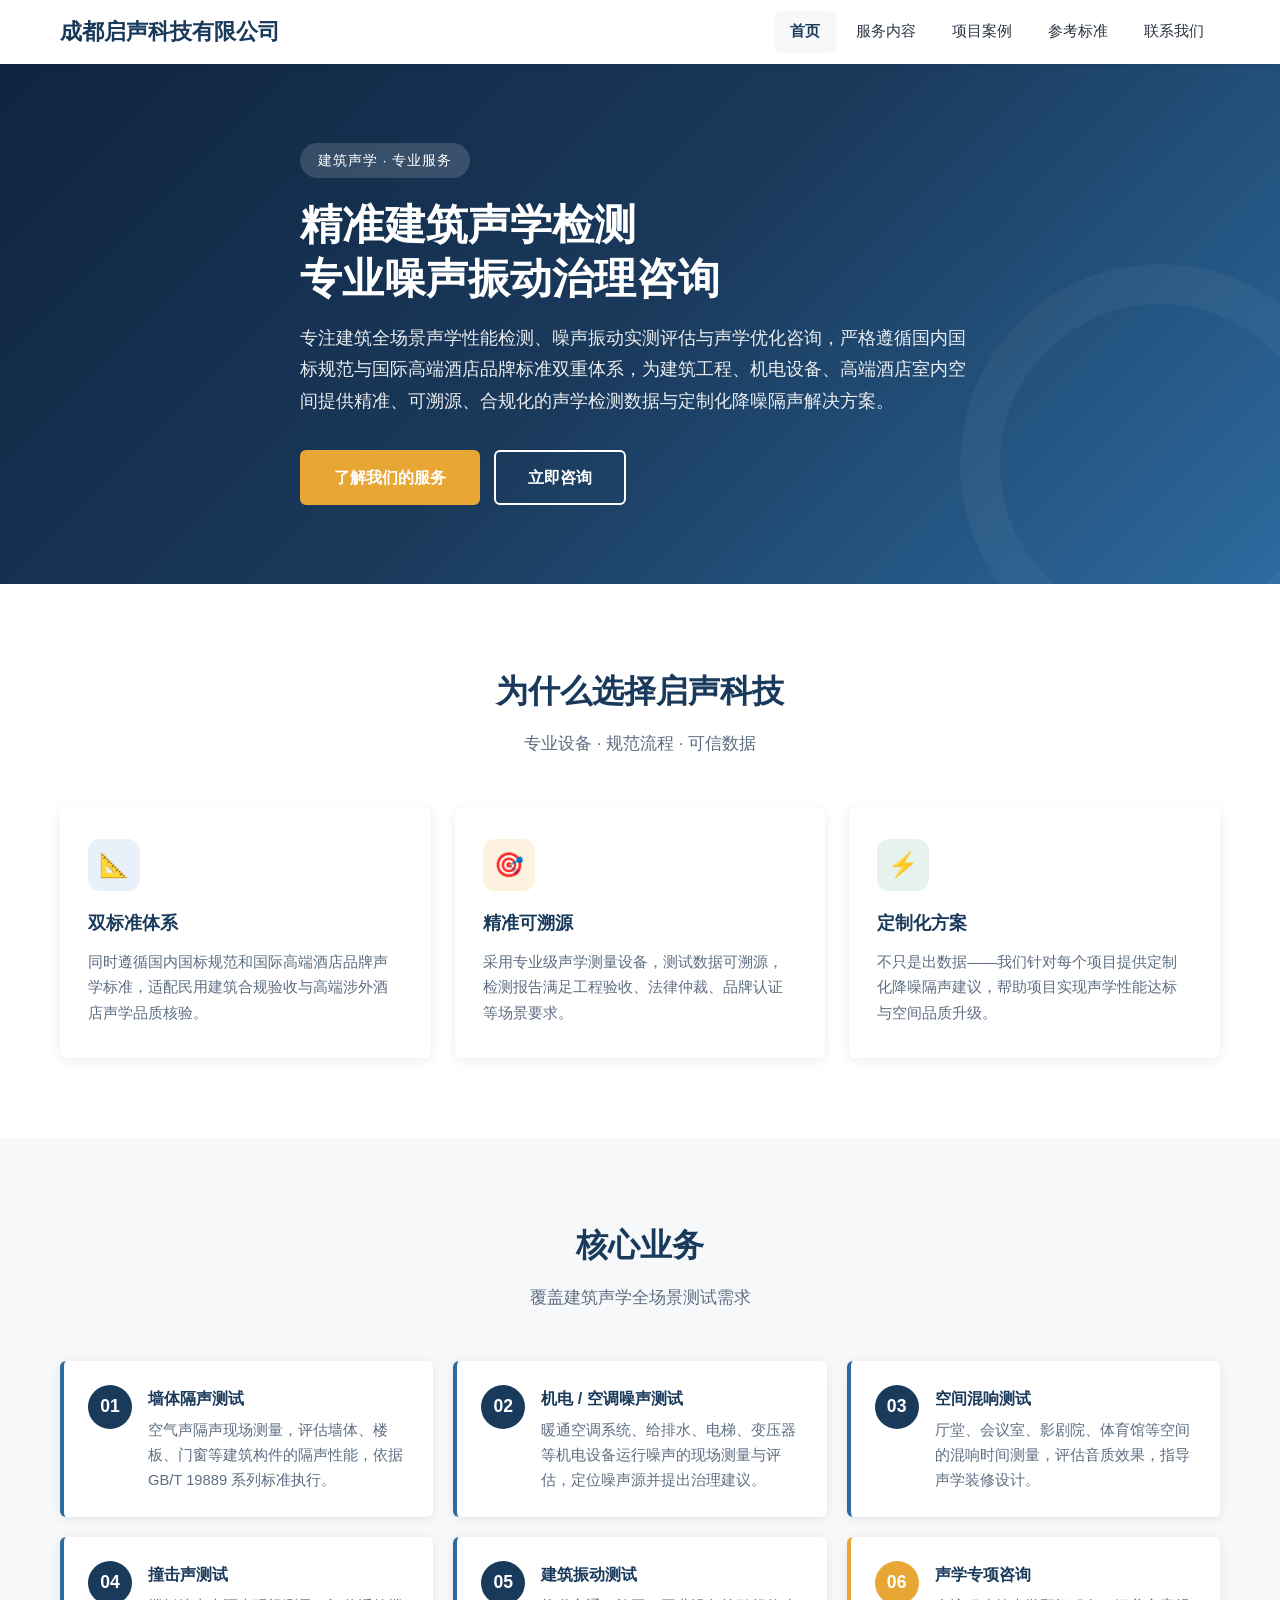
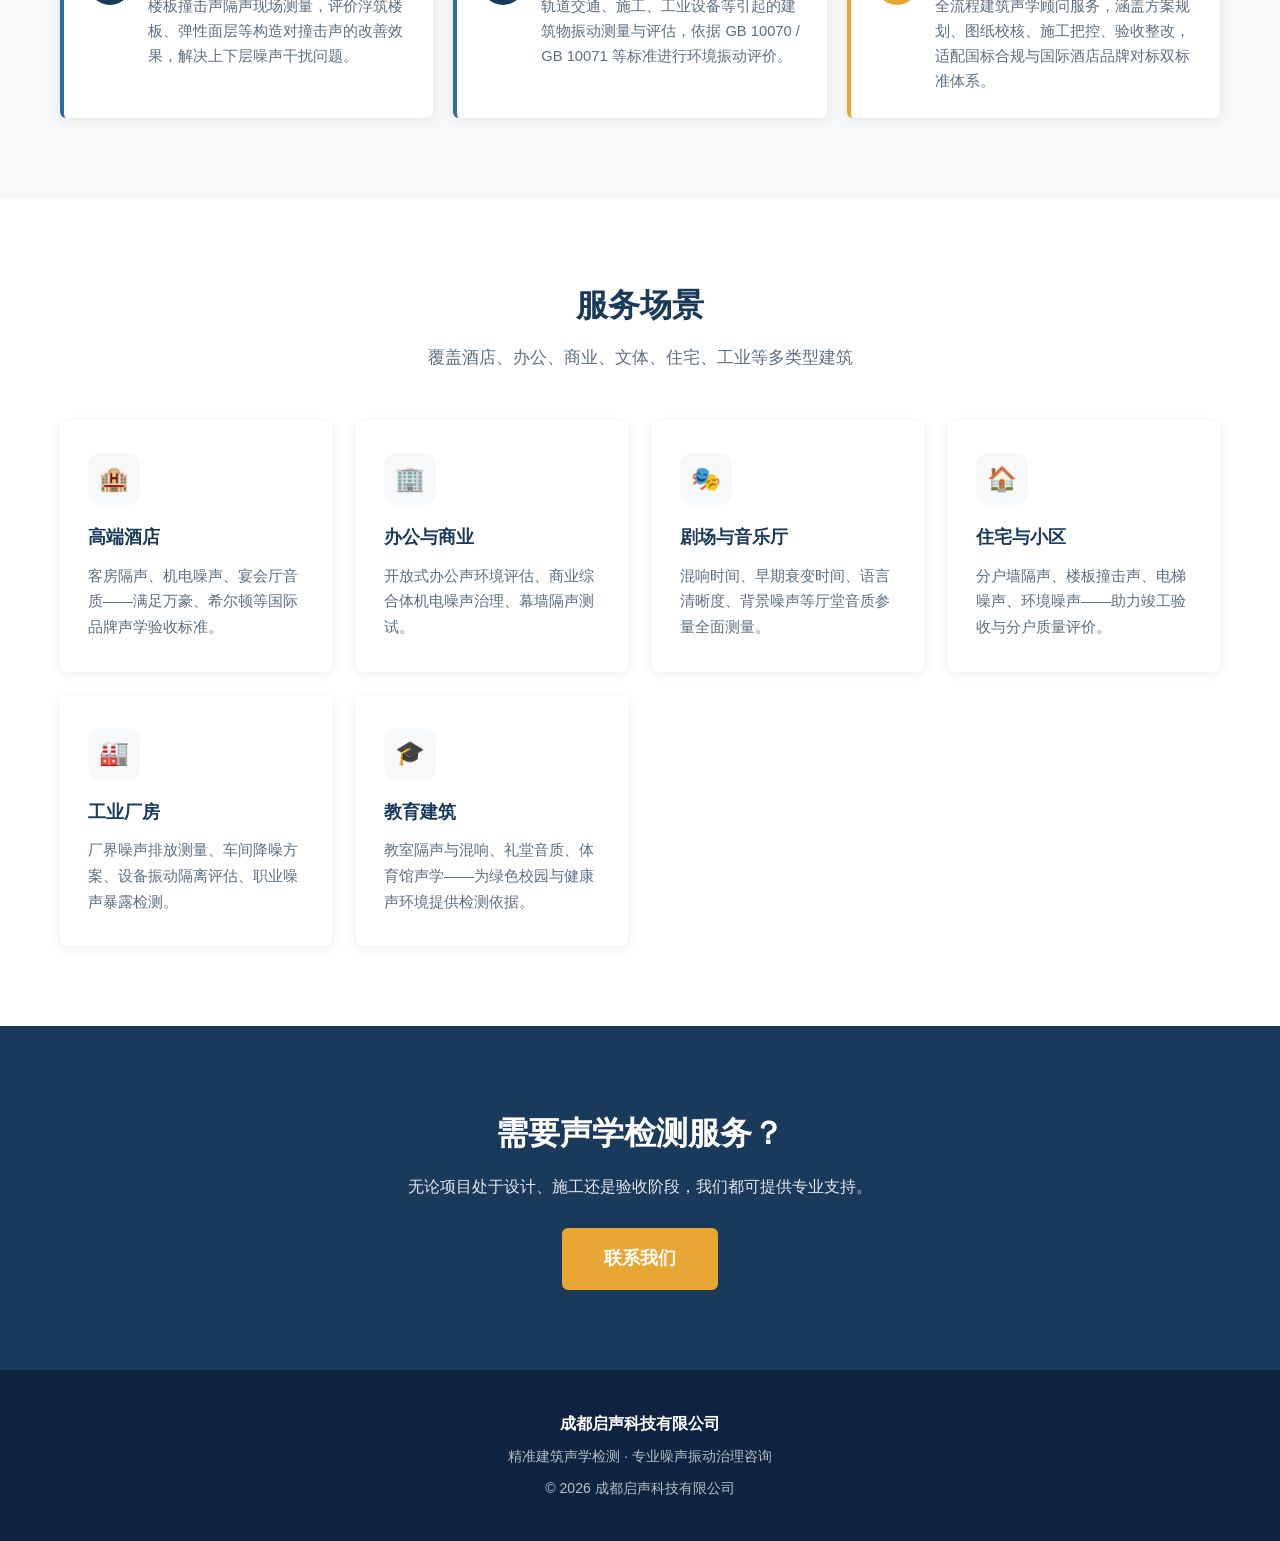
<file: index.html>
<!DOCTYPE html>
<html lang="zh-CN">
<head>
  <meta charset="UTF-8">
  <meta name="viewport" content="width=device-width, initial-scale=1.0">
  <meta name="description" content="成都启声科技有限公司 — 精准建筑声学检测，专业噪声振动治理咨询。墙体隔声、机电噪声、空间混响、语言清晰度、撞击声、建筑振动测试。">
  <title>成都启声科技有限公司 | 建筑声学检测 · 噪声振动治理</title>
  <link rel="stylesheet" href="css/style.css">
</head>
<body>

<!-- ════════════ 导航 ════════════ -->
<nav class="nav">
  <div class="nav__inner">
    <a href="index.html" class="nav__logo">成都启声科技有限公司</a>
    <button class="nav__toggle" id="navToggle" aria-label="菜单">
      <span></span><span></span><span></span>
    </button>
    <ul class="nav__links" id="navLinks">
      <li><a href="index.html" class="active">首页</a></li>
      <li><a href="services.html">服务内容</a></li>
      <li><a href="cases.html">项目案例</a></li>
      <li><a href="standards.html">参考标准</a></li>
      <li><a href="contact.html">联系我们</a></li>
    </ul>
  </div>
</nav>

<!-- ════════════ 主视觉 ════════════ -->
<section class="hero">
  <div class="container">
    <div class="hero__content">
      <span class="hero__tag">建筑声学 · 专业服务</span>
      <h1 class="hero__title">精准建筑声学检测<br>专业噪声振动治理咨询</h1>
      <p class="hero__desc">
        专注建筑全场景声学性能检测、噪声振动实测评估与声学优化咨询，严格遵循国内国标规范与国际高端酒店品牌标准双重体系，为建筑工程、机电设备、高端酒店室内空间提供精准、可溯源、合规化的声学检测数据与定制化降噪隔声解决方案。
      </p>
      <div class="hero__btns">
        <a href="services.html" class="btn btn--primary">了解我们的服务</a>
        <a href="contact.html" class="btn btn--outline">立即咨询</a>
      </div>
    </div>
  </div>
</section>

<!-- ════════════ 三大优势 ════════════ -->
<section class="section">
  <div class="container">
    <h2 class="section__title">为什么选择启声科技</h2>
    <p class="section__subtitle">专业设备 · 规范流程 · 可信数据</p>
    <div class="cards">
      <div class="card">
        <div class="card__icon" style="background:#e8f0fa;color:#1a3a5c;">📐</div>
        <h3 class="card__title">双标准体系</h3>
        <p class="card__text">同时遵循国内国标规范和国际高端酒店品牌声学标准，适配民用建筑合规验收与高端涉外酒店声学品质核验。</p>
      </div>
      <div class="card">
        <div class="card__icon" style="background:#fdf2e0;color:#d4782f;">🎯</div>
        <h3 class="card__title">精准可溯源</h3>
        <p class="card__text">采用专业级声学测量设备，测试数据可溯源，检测报告满足工程验收、法律仲裁、品牌认证等场景要求。</p>
      </div>
      <div class="card">
        <div class="card__icon" style="background:#e6f3ec;color:#2d8052;">⚡</div>
        <h3 class="card__title">定制化方案</h3>
        <p class="card__text">不只是出数据——我们针对每个项目提供定制化降噪隔声建议，帮助项目实现声学性能达标与空间品质升级。</p>
      </div>
    </div>
  </div>
</section>

<!-- ════════════ 核心业务 ════════════ -->
<section class="section section--gray">
  <div class="container">
    <h2 class="section__title">核心业务</h2>
    <p class="section__subtitle">覆盖建筑声学全场景测试需求</p>
    <div class="service-list">
      <div class="service-item">
        <div class="service-item__num">01</div>
        <div>
          <div class="service-item__title">墙体隔声测试</div>
          <div class="service-item__desc">空气声隔声现场测量，评估墙体、楼板、门窗等建筑构件的隔声性能，依据 GB/T 19889 系列标准执行。</div>
        </div>
      </div>
      <div class="service-item">
        <div class="service-item__num">02</div>
        <div>
          <div class="service-item__title">机电 / 空调噪声测试</div>
          <div class="service-item__desc">暖通空调系统、给排水、电梯、变压器等机电设备运行噪声的现场测量与评估，定位噪声源并提出治理建议。</div>
        </div>
      </div>
      <div class="service-item">
        <div class="service-item__num">03</div>
        <div>
          <div class="service-item__title">空间混响测试</div>
          <div class="service-item__desc">厅堂、会议室、影剧院、体育馆等空间的混响时间测量，评估音质效果，指导声学装修设计。</div>
        </div>
      </div>
      <div class="service-item">
        <div class="service-item__num">04</div>
        <div>
          <div class="service-item__title">撞击声测试</div>
          <div class="service-item__desc">楼板撞击声隔声现场测量，评价浮筑楼板、弹性面层等构造对撞击声的改善效果，解决上下层噪声干扰问题。</div>
        </div>
      </div>
      <div class="service-item">
        <div class="service-item__num">05</div>
        <div>
          <div class="service-item__title">建筑振动测试</div>
          <div class="service-item__desc">轨道交通、施工、工业设备等引起的建筑物振动测量与评估，依据 GB 10070 / GB 10071 等标准进行环境振动评价。</div>
        </div>
      </div>
      <div class="service-item" style="border-left-color:var(--accent);">
        <div class="service-item__num" style="background:var(--accent);">06</div>
        <div>
          <div class="service-item__title">声学专项咨询</div>
          <div class="service-item__desc">全流程建筑声学顾问服务，涵盖方案规划、图纸校核、施工把控、验收整改，适配国标合规与国际酒店品牌对标双标准体系。</div>
        </div>
      </div>
    </div>
  </div>
</section>

<!-- ════════════ 服务场景 ════════════ -->
<section class="section">
  <div class="container">
    <h2 class="section__title">服务场景</h2>
    <p class="section__subtitle">覆盖酒店、办公、商业、文体、住宅、工业等多类型建筑</p>
    <div class="cards">
      <div class="card">
        <div class="card__icon">🏨</div>
        <h3 class="card__title">高端酒店</h3>
        <p class="card__text">客房隔声、机电噪声、宴会厅音质——满足万豪、希尔顿等国际品牌声学验收标准。</p>
      </div>
      <div class="card">
        <div class="card__icon">🏢</div>
        <h3 class="card__title">办公与商业</h3>
        <p class="card__text">开放式办公声环境评估、商业综合体机电噪声治理、幕墙隔声测试。</p>
      </div>
      <div class="card">
        <div class="card__icon">🎭</div>
        <h3 class="card__title">剧场与音乐厅</h3>
        <p class="card__text">混响时间、早期衰变时间、语言清晰度、背景噪声等厅堂音质参量全面测量。</p>
      </div>
      <div class="card">
        <div class="card__icon">🏠</div>
        <h3 class="card__title">住宅与小区</h3>
        <p class="card__text">分户墙隔声、楼板撞击声、电梯噪声、环境噪声——助力竣工验收与分户质量评价。</p>
      </div>
      <div class="card">
        <div class="card__icon">🏭</div>
        <h3 class="card__title">工业厂房</h3>
        <p class="card__text">厂界噪声排放测量、车间降噪方案、设备振动隔离评估、职业噪声暴露检测。</p>
      </div>
      <div class="card">
        <div class="card__icon">🎓</div>
        <h3 class="card__title">教育建筑</h3>
        <p class="card__text">教室隔声与混响、礼堂音质、体育馆声学——为绿色校园与健康声环境提供检测依据。</p>
      </div>
    </div>
  </div>
</section>

<!-- ════════════ 咨询CTA ════════════ -->
<section class="section section--dark" style="text-align:center;">
  <div class="container">
    <h2 class="section__title">需要声学检测服务？</h2>
    <p style="margin-bottom:28px;opacity:.88;">无论项目处于设计、施工还是验收阶段，我们都可提供专业支持。</p>
    <a href="contact.html" class="btn btn--primary" style="font-size:1.1rem;padding:14px 40px;">联系我们</a>
  </div>
</section>

<!-- ════════════ 页脚 ════════════ -->
<footer class="footer">
  <div class="container">
    <div class="footer__brand">成都启声科技有限公司</div>
    <p>精准建筑声学检测 · 专业噪声振动治理咨询</p>
    <p style="margin-top:8px;">© 2026 成都启声科技有限公司</p>
  </div>
</footer>

<script src="js/main.js"></script>
</body>
</html>
</file>
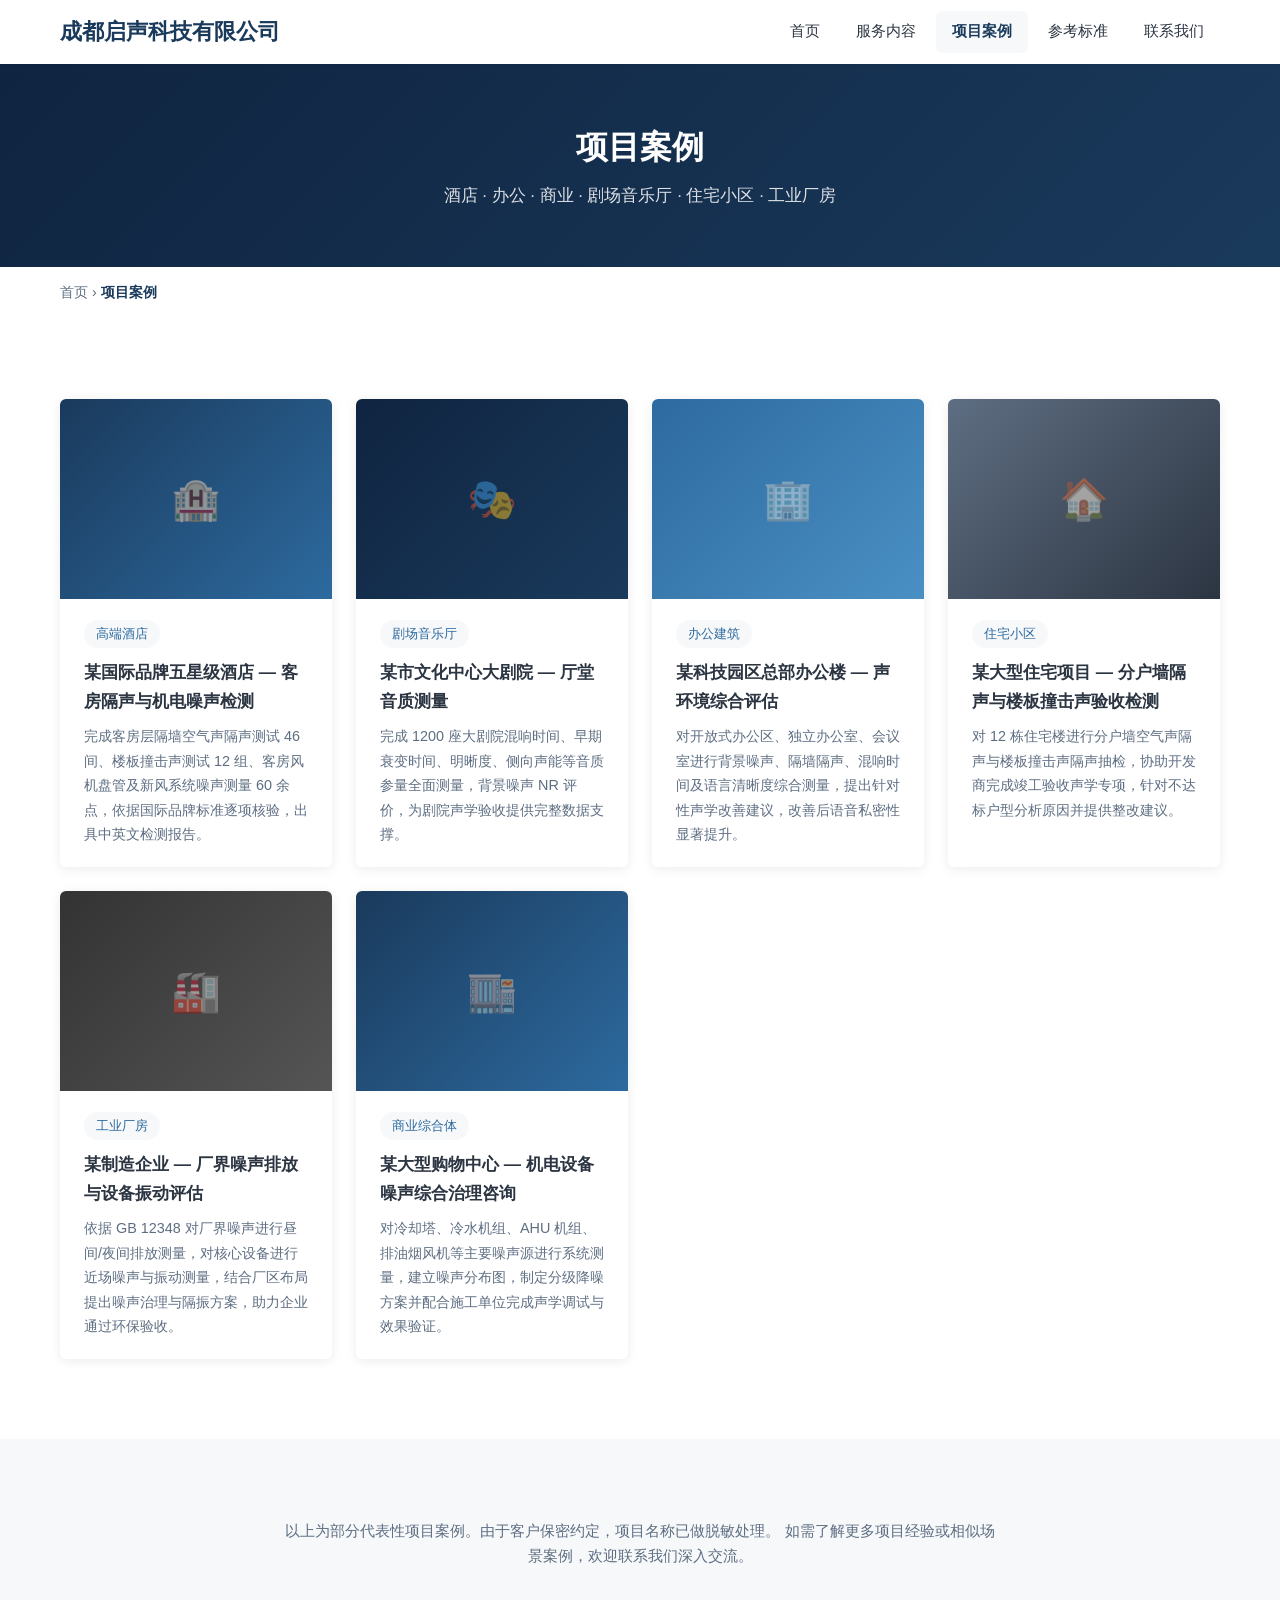
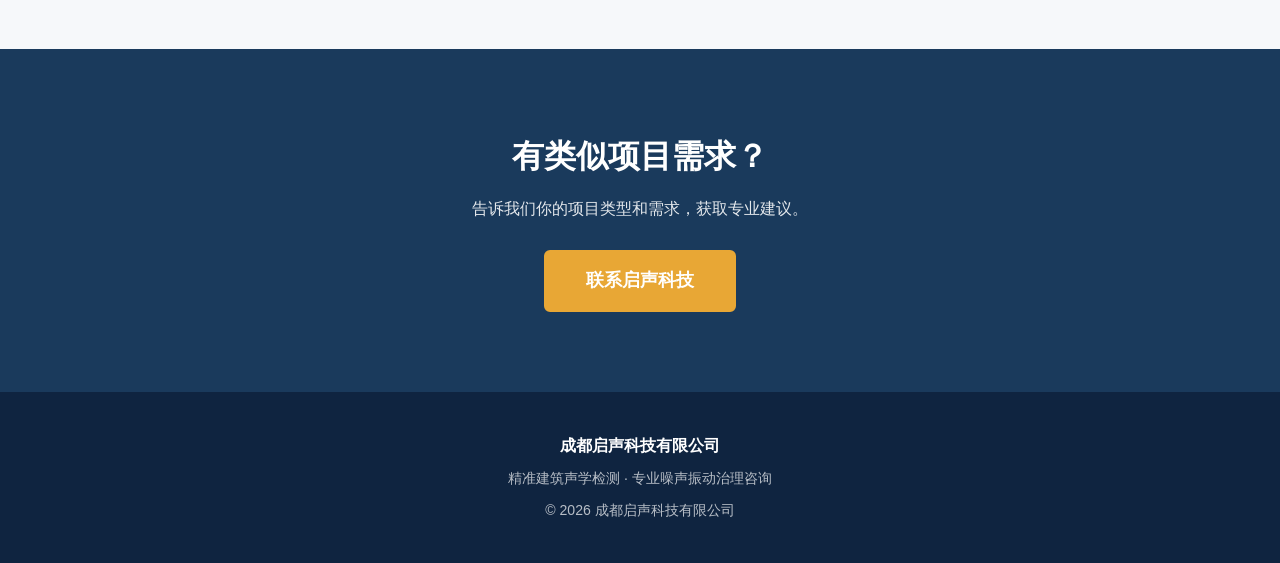
<file: cases.html>
<!DOCTYPE html>
<html lang="zh-CN">
<head>
  <meta charset="UTF-8">
  <meta name="viewport" content="width=device-width, initial-scale=1.0">
  <meta name="description" content="成都启声科技项目案例：酒店、办公、商业、剧场音乐厅、住宅小区、工业厂房等建筑声学检测项目。">
  <title>项目案例 | 成都启声科技有限公司</title>
  <link rel="stylesheet" href="css/style.css">
</head>
<body>

<nav class="nav">
  <div class="nav__inner">
    <a href="index.html" class="nav__logo">成都启声科技有限公司</a>
    <button class="nav__toggle" id="navToggle" aria-label="菜单">
      <span></span><span></span><span></span>
    </button>
    <ul class="nav__links" id="navLinks">
      <li><a href="index.html">首页</a></li>
      <li><a href="services.html">服务内容</a></li>
      <li><a href="cases.html" class="active">项目案例</a></li>
      <li><a href="standards.html">参考标准</a></li>
      <li><a href="contact.html">联系我们</a></li>
    </ul>
  </div>
</nav>

<section class="page-hero">
  <div class="container">
    <h1 class="page-hero__title">项目案例</h1>
    <p class="page-hero__desc">酒店 · 办公 · 商业 · 剧场音乐厅 · 住宅小区 · 工业厂房</p>
  </div>
</section>

<div class="container"><div class="breadcrumb"><a href="index.html">首页</a> &rsaquo; <span>项目案例</span></div></div>

<!-- ════════════ 案例列表 ════════════ -->
<section class="section">
  <div class="container">
    <div class="cards">

      <div class="case-card">
        <div class="case-card__img" style="background:linear-gradient(135deg,#1a3a5c,#2d6a9f);color:rgba(255,255,255,.5);">🏨</div>
        <div class="case-card__body">
          <span class="case-card__tag">高端酒店</span>
          <h3 class="case-card__title">某国际品牌五星级酒店 — 客房隔声与机电噪声检测</h3>
          <p class="case-card__desc">完成客房层隔墙空气声隔声测试 46 间、楼板撞击声测试 12 组、客房风机盘管及新风系统噪声测量 60 余点，依据国际品牌标准逐项核验，出具中英文检测报告。</p>
        </div>
      </div>

      <div class="case-card">
        <div class="case-card__img" style="background:linear-gradient(135deg,#0f2440,#1a3a5c);color:rgba(255,255,255,.5);">🎭</div>
        <div class="case-card__body">
          <span class="case-card__tag">剧场音乐厅</span>
          <h3 class="case-card__title">某市文化中心大剧院 — 厅堂音质测量</h3>
          <p class="case-card__desc">完成 1200 座大剧院混响时间、早期衰变时间、明晰度、侧向声能等音质参量全面测量，背景噪声 NR 评价，为剧院声学验收提供完整数据支撑。</p>
        </div>
      </div>

      <div class="case-card">
        <div class="case-card__img" style="background:linear-gradient(135deg,#2d6a9f,#4a90c4);color:rgba(255,255,255,.5);">🏢</div>
        <div class="case-card__body">
          <span class="case-card__tag">办公建筑</span>
          <h3 class="case-card__title">某科技园区总部办公楼 — 声环境综合评估</h3>
          <p class="case-card__desc">对开放式办公区、独立办公室、会议室进行背景噪声、隔墙隔声、混响时间及语言清晰度综合测量，提出针对性声学改善建议，改善后语音私密性显著提升。</p>
        </div>
      </div>

      <div class="case-card">
        <div class="case-card__img" style="background:linear-gradient(135deg,#5e6e82,#2c3542);color:rgba(255,255,255,.5);">🏠</div>
        <div class="case-card__body">
          <span class="case-card__tag">住宅小区</span>
          <h3 class="case-card__title">某大型住宅项目 — 分户墙隔声与楼板撞击声验收检测</h3>
          <p class="case-card__desc">对 12 栋住宅楼进行分户墙空气声隔声与楼板撞击声隔声抽检，协助开发商完成竣工验收声学专项，针对不达标户型分析原因并提供整改建议。</p>
        </div>
      </div>

      <div class="case-card">
        <div class="case-card__img" style="background:linear-gradient(135deg,#333,#555);color:rgba(255,255,255,.5);">🏭</div>
        <div class="case-card__body">
          <span class="case-card__tag">工业厂房</span>
          <h3 class="case-card__title">某制造企业 — 厂界噪声排放与设备振动评估</h3>
          <p class="case-card__desc">依据 GB 12348 对厂界噪声进行昼间/夜间排放测量，对核心设备进行近场噪声与振动测量，结合厂区布局提出噪声治理与隔振方案，助力企业通过环保验收。</p>
        </div>
      </div>

      <div class="case-card">
        <div class="case-card__img" style="background:linear-gradient(135deg,#1a3a5c,#2d6a9f);color:rgba(255,255,255,.5);">🏬</div>
        <div class="case-card__body">
          <span class="case-card__tag">商业综合体</span>
          <h3 class="case-card__title">某大型购物中心 — 机电设备噪声综合治理咨询</h3>
          <p class="case-card__desc">对冷却塔、冷水机组、AHU 机组、排油烟风机等主要噪声源进行系统测量，建立噪声分布图，制定分级降噪方案并配合施工单位完成声学调试与效果验证。</p>
        </div>
      </div>

    </div>
  </div>
</section>

<!-- ════════════ 说明 ════════════ -->
<section class="section section--gray">
  <div class="container" style="max-width:760px;text-align:center;">
    <p style="color:var(--gray-600);font-size:.92rem;">
      以上为部分代表性项目案例。由于客户保密约定，项目名称已做脱敏处理。
      如需了解更多项目经验或相似场景案例，欢迎联系我们深入交流。
    </p>
  </div>
</section>

<section class="section section--dark" style="text-align:center;">
  <div class="container">
    <h2 class="section__title">有类似项目需求？</h2>
    <p style="margin-bottom:28px;opacity:.88;">告诉我们你的项目类型和需求，获取专业建议。</p>
    <a href="contact.html" class="btn btn--primary" style="font-size:1.1rem;padding:14px 40px;">联系启声科技</a>
  </div>
</section>

<footer class="footer">
  <div class="container">
    <div class="footer__brand">成都启声科技有限公司</div>
    <p>精准建筑声学检测 · 专业噪声振动治理咨询</p>
    <p style="margin-top:8px;">© 2026 成都启声科技有限公司</p>
  </div>
</footer>

<script src="js/main.js"></script>
</body>
</html>
</file>
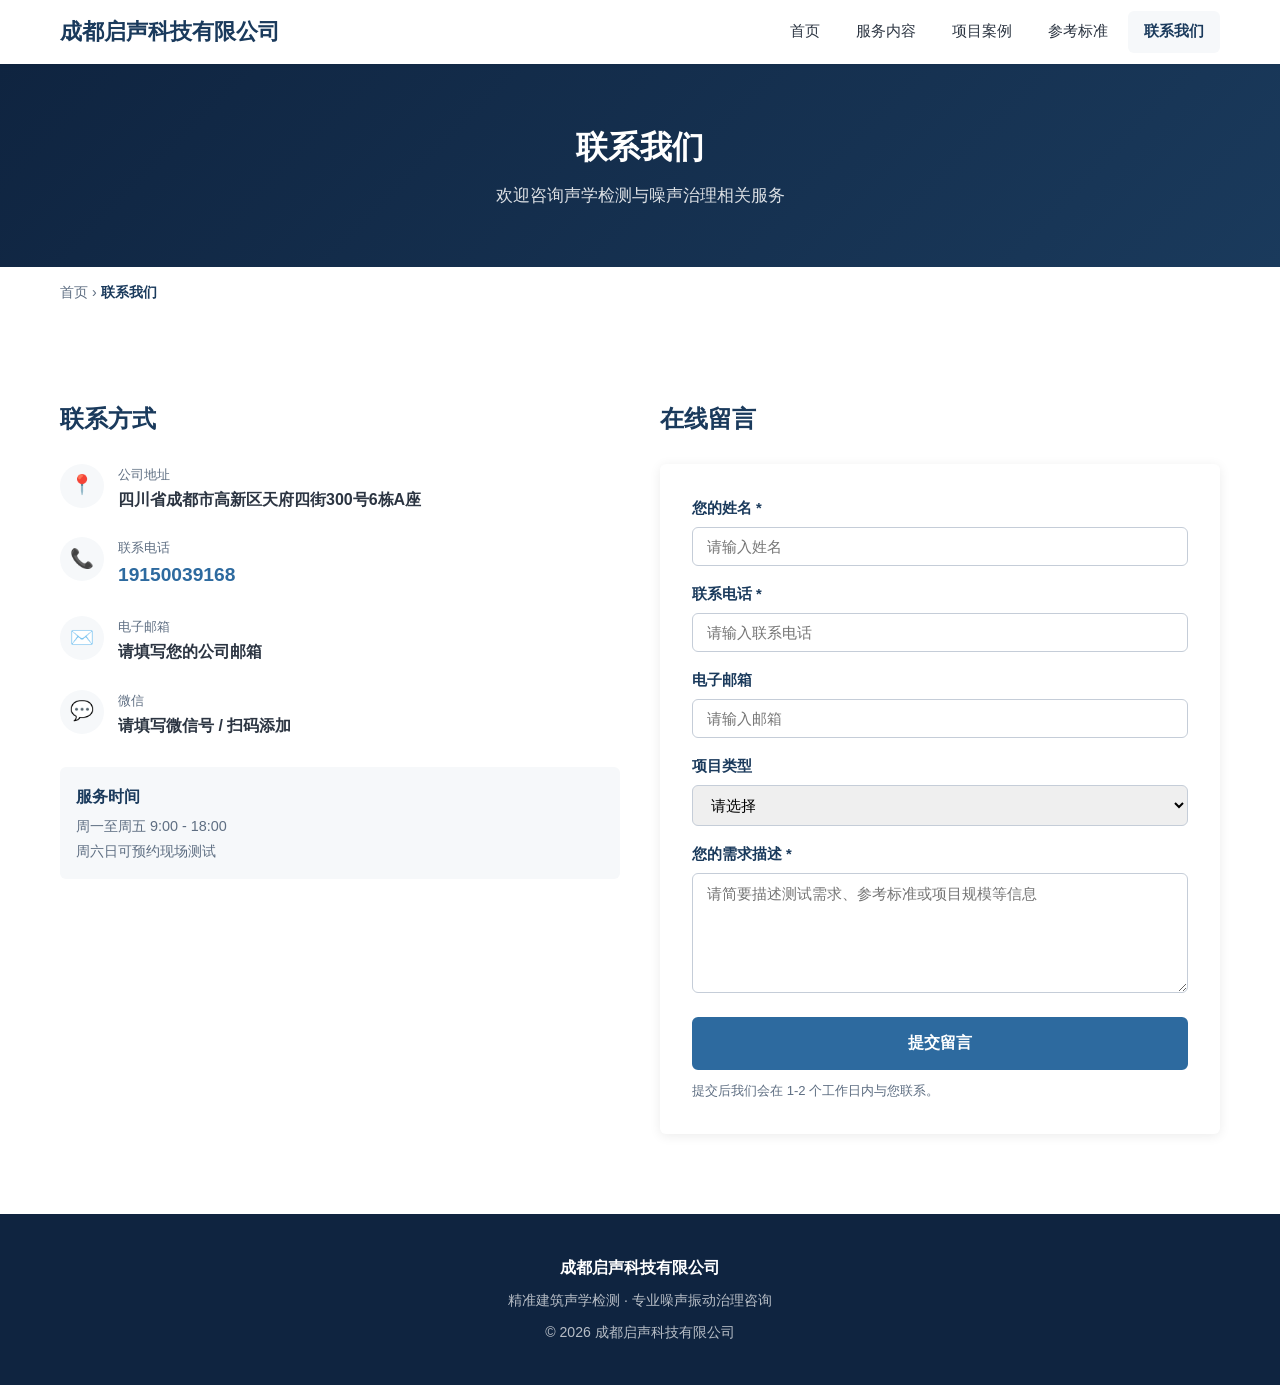
<file: contact.html>
<!DOCTYPE html>
<html lang="zh-CN">
<head>
  <meta charset="UTF-8">
  <meta name="viewport" content="width=device-width, initial-scale=1.0">
  <meta name="description" content="联系成都启声科技有限公司 — 建筑声学检测、噪声振动治理咨询，电话、邮箱、地址。">
  <title>联系我们 | 成都启声科技有限公司</title>
  <link rel="stylesheet" href="css/style.css">
</head>
<body>

<nav class="nav">
  <div class="nav__inner">
    <a href="index.html" class="nav__logo">成都启声科技有限公司</a>
    <button class="nav__toggle" id="navToggle" aria-label="菜单">
      <span></span><span></span><span></span>
    </button>
    <ul class="nav__links" id="navLinks">
      <li><a href="index.html">首页</a></li>
      <li><a href="services.html">服务内容</a></li>
      <li><a href="cases.html">项目案例</a></li>
      <li><a href="standards.html">参考标准</a></li>
      <li><a href="contact.html" class="active">联系我们</a></li>
    </ul>
  </div>
</nav>

<section class="page-hero">
  <div class="container">
    <h1 class="page-hero__title">联系我们</h1>
    <p class="page-hero__desc">欢迎咨询声学检测与噪声治理相关服务</p>
  </div>
</section>

<div class="container"><div class="breadcrumb"><a href="index.html">首页</a> &rsaquo; <span>联系我们</span></div></div>

<!-- ════════════ 联系信息 + 表单 ════════════ -->
<section class="section">
  <div class="container">
    <div class="contact-grid">

      <!-- 左侧：联系信息 -->
      <div>
        <h2 style="color:var(--blue);margin-bottom:24px;">联系方式</h2>

        <div class="contact-info__item">
          <div class="contact-info__icon">📍</div>
          <div>
            <div class="contact-info__label">公司地址</div>
            <div class="contact-info__value">四川省成都市高新区天府四街300号6栋A座</div>
          </div>
        </div>

        <div class="contact-info__item">
          <div class="contact-info__icon">📞</div>
          <div>
            <div class="contact-info__label">联系电话</div>
            <div class="contact-info__value" style="font-size:1.2rem;color:var(--blue-light);">19150039168</div>
          </div>
        </div>

        <div class="contact-info__item">
          <div class="contact-info__icon">✉️</div>
          <div>
            <div class="contact-info__label">电子邮箱</div>
            <div class="contact-info__value">请填写您的公司邮箱</div>
          </div>
        </div>

        <div class="contact-info__item">
          <div class="contact-info__icon">💬</div>
          <div>
            <div class="contact-info__label">微信</div>
            <div class="contact-info__value">请填写微信号 / 扫码添加</div>
          </div>
        </div>

        <!-- 服务时间 -->
        <div style="margin-top:28px;padding:16px;background:var(--gray-100);border-radius:var(--radius);">
          <p style="font-weight:600;color:var(--blue);margin-bottom:4px;">服务时间</p>
          <p style="font-size:.9rem;color:var(--gray-600);">周一至周五 9:00 - 18:00<br>周六日可预约现场测试</p>
        </div>
      </div>

      <!-- 右侧：留言表单 -->
      <div>
        <h2 style="color:var(--blue);margin-bottom:24px;">在线留言</h2>
        <form class="contact-form" id="contactForm">
          <div class="form-group">
            <label for="name">您的姓名 *</label>
            <input type="text" id="name" name="name" required placeholder="请输入姓名">
          </div>
          <div class="form-group">
            <label for="phone">联系电话 *</label>
            <input type="tel" id="phone" name="phone" required placeholder="请输入联系电话">
          </div>
          <div class="form-group">
            <label for="email">电子邮箱</label>
            <input type="email" id="email" name="email" placeholder="请输入邮箱">
          </div>
          <div class="form-group">
            <label for="project">项目类型</label>
            <select id="project" name="project" style="width:100%;padding:10px 14px;border:1px solid var(--gray-300);border-radius:var(--radius);font-size:.95rem;font-family:inherit;">
              <option value="">请选择</option>
              <option value="hotel">酒店</option>
              <option value="office">办公</option>
              <option value="commercial">商业</option>
              <option value="theater">剧场 / 音乐厅</option>
              <option value="residential">住宅小区</option>
              <option value="industrial">工业厂房</option>
              <option value="other">其他</option>
            </select>
          </div>
          <div class="form-group">
            <label for="message">您的需求描述 *</label>
            <textarea id="message" name="message" required placeholder="请简要描述测试需求、参考标准或项目规模等信息"></textarea>
          </div>
          <button type="submit" class="btn btn--blue" style="width:100%;padding:14px;">提交留言</button>
          <p style="margin-top:10px;font-size:.82rem;color:var(--gray-600);">提交后我们会在 1-2 个工作日内与您联系。</p>
        </form>
      </div>

    </div>
  </div>
</section>

<footer class="footer">
  <div class="container">
    <div class="footer__brand">成都启声科技有限公司</div>
    <p>精准建筑声学检测 · 专业噪声振动治理咨询</p>
    <p style="margin-top:8px;">© 2026 成都启声科技有限公司</p>
  </div>
</footer>

<script src="js/main.js"></script>
</body>
</html>
</file>
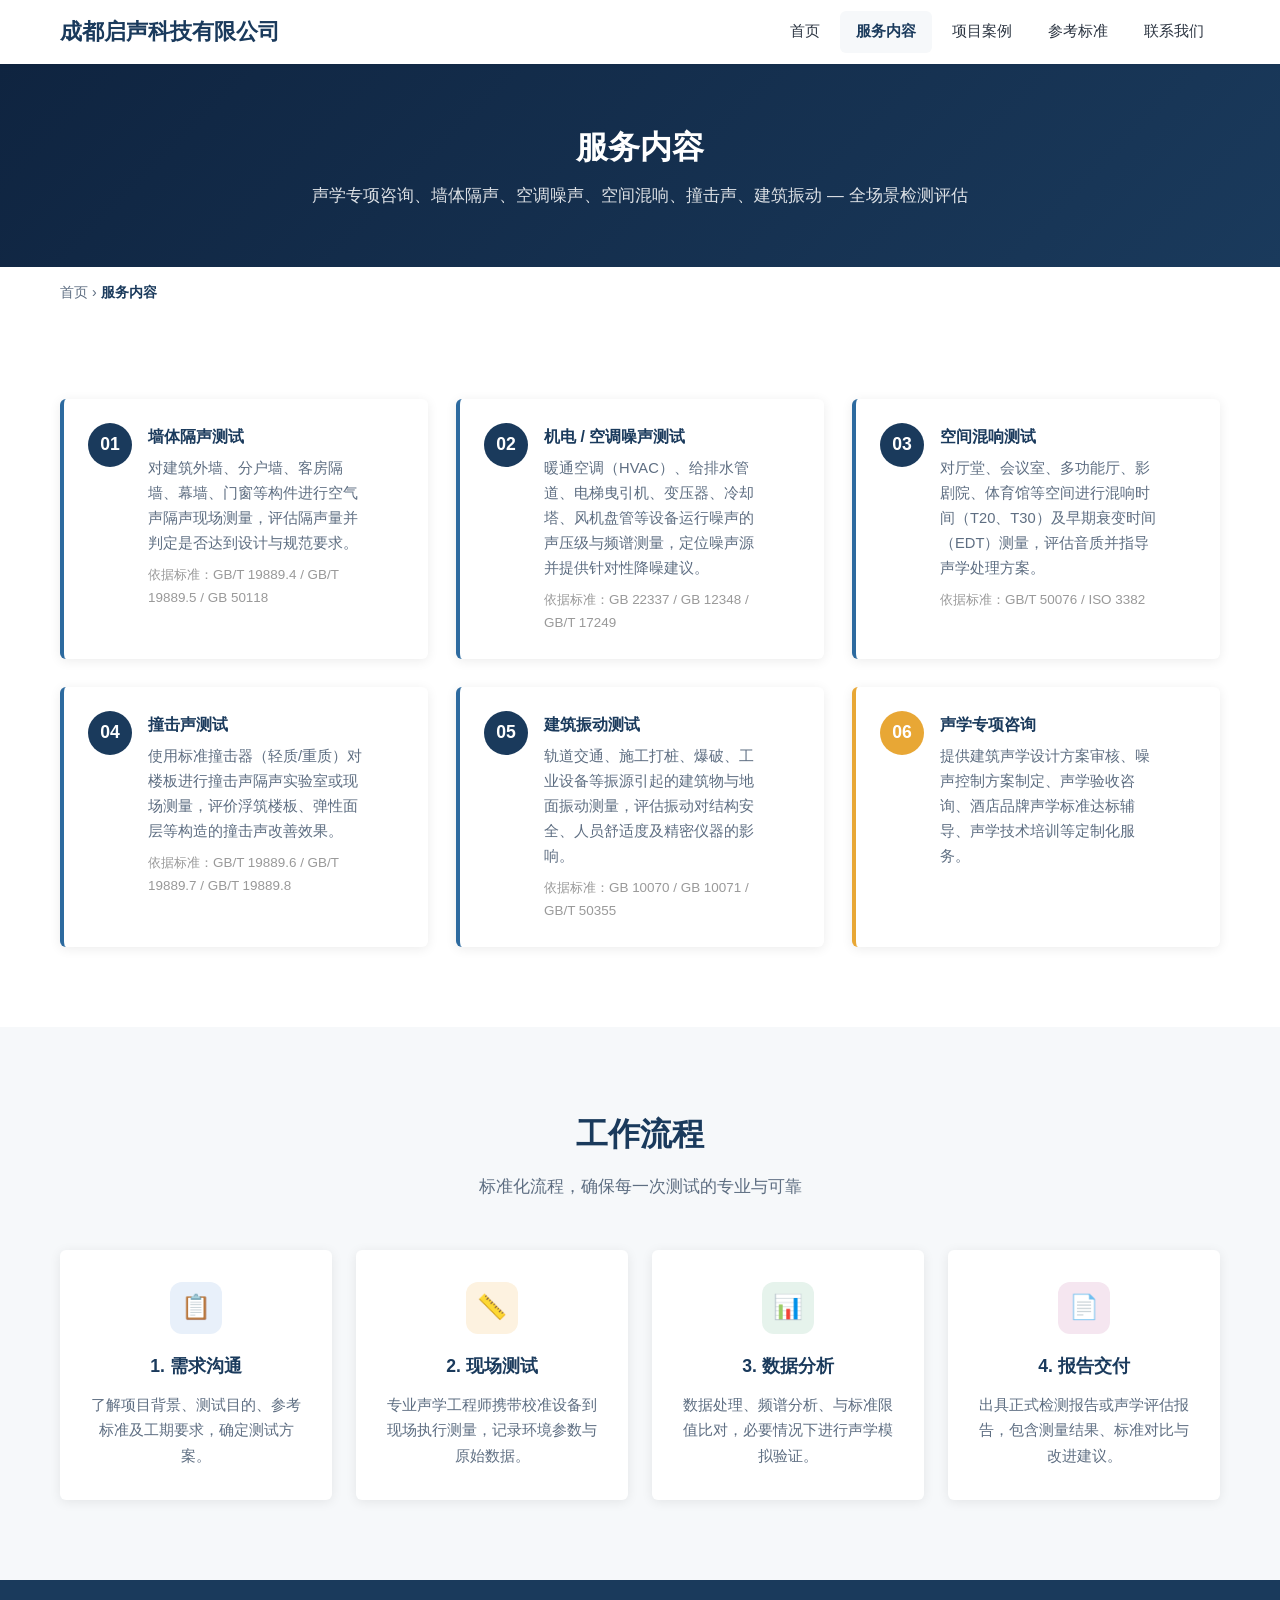
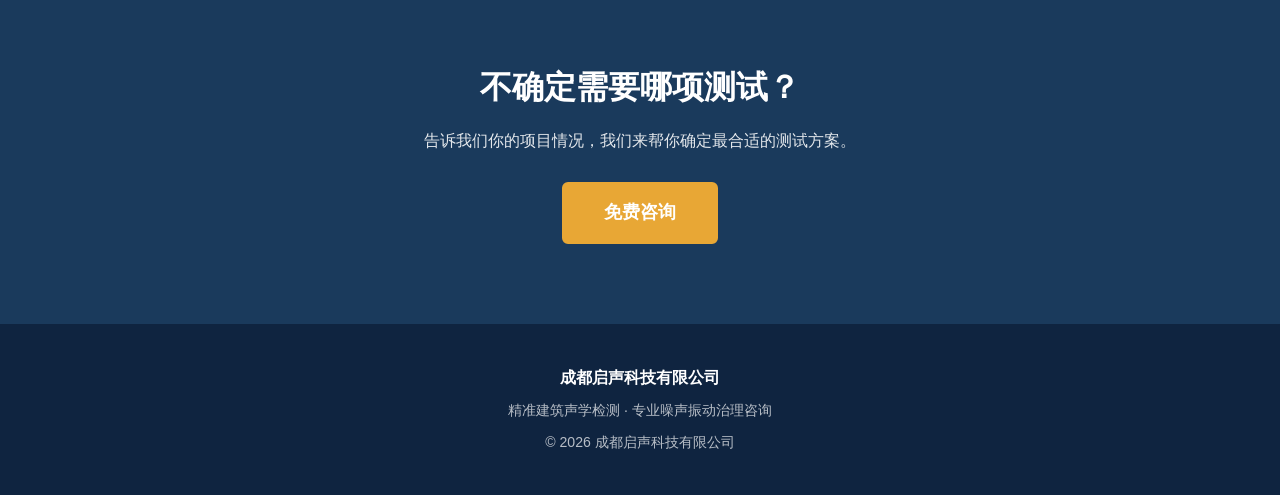
<file: services.html>
<!DOCTYPE html>
<html lang="zh-CN">
<head>
  <meta charset="UTF-8">
  <meta name="viewport" content="width=device-width, initial-scale=1.0">
  <meta name="description" content="成都启声科技服务内容：墙体隔声测试、机电空调噪声测试、空间混响测试、语言清晰度测试、撞击声测试、建筑振动测试、声学专项咨询。">
  <title>服务内容 | 成都启声科技有限公司</title>
  <link rel="stylesheet" href="css/style.css">
</head>
<body>

<nav class="nav">
  <div class="nav__inner">
    <a href="index.html" class="nav__logo">成都启声科技有限公司</a>
    <button class="nav__toggle" id="navToggle" aria-label="菜单">
      <span></span><span></span><span></span>
    </button>
    <ul class="nav__links" id="navLinks">
      <li><a href="index.html">首页</a></li>
      <li><a href="services.html" class="active">服务内容</a></li>
      <li><a href="cases.html">项目案例</a></li>
      <li><a href="standards.html">参考标准</a></li>
      <li><a href="contact.html">联系我们</a></li>
    </ul>
  </div>
</nav>

<section class="page-hero">
  <div class="container">
    <h1 class="page-hero__title">服务内容</h1>
    <p class="page-hero__desc">声学专项咨询、墙体隔声、空调噪声、空间混响、撞击声、建筑振动 — 全场景检测评估</p>
  </div>
</section>

<div class="container"><div class="breadcrumb"><a href="index.html">首页</a> &rsaquo; <span>服务内容</span></div></div>

<!-- ════════════ 七项核心服务 ════════════ -->
<section class="section">
  <div class="container">
    <div class="service-list" style="gap:28px;">

      <a class="service-item service-item--link" href="services/walls.html" style="color:inherit;text-decoration:none;">
        <div class="service-item__num">01</div>
        <div>
          <div class="service-item__title">墙体隔声测试</div>
          <div class="service-item__desc">
            <p style="margin-bottom:8px;">对建筑外墙、分户墙、客房隔墙、幕墙、门窗等构件进行空气声隔声现场测量，评估隔声量并判定是否达到设计与规范要求。</p>
            <p style="font-size:.84rem;color:#999;">依据标准：GB/T 19889.4 / GB/T 19889.5 / GB 50118</p>
          </div>
        </div>
      </a>

      <a class="service-item service-item--link" href="services/hvac-noise.html" style="color:inherit;text-decoration:none;">
        <div class="service-item__num">02</div>
        <div>
          <div class="service-item__title">机电 / 空调噪声测试</div>
          <div class="service-item__desc">
            <p style="margin-bottom:8px;">暖通空调（HVAC）、给排水管道、电梯曳引机、变压器、冷却塔、风机盘管等设备运行噪声的声压级与频谱测量，定位噪声源并提供针对性降噪建议。</p>
            <p style="font-size:.84rem;color:#999;">依据标准：GB 22337 / GB 12348 / GB/T 17249</p>
          </div>
        </div>
      </a>

      <a class="service-item service-item--link" href="services/reverberation.html" style="color:inherit;text-decoration:none;">
        <div class="service-item__num">03</div>
        <div>
          <div class="service-item__title">空间混响测试</div>
          <div class="service-item__desc">
            <p style="margin-bottom:8px;">对厅堂、会议室、多功能厅、影剧院、体育馆等空间进行混响时间（T20、T30）及早期衰变时间（EDT）测量，评估音质并指导声学处理方案。</p>
            <p style="font-size:.84rem;color:#999;">依据标准：GB/T 50076 / ISO 3382</p>
          </div>
        </div>
      </a>

      <a class="service-item service-item--link" href="services/impact-sound.html" style="color:inherit;text-decoration:none;">
        <div class="service-item__num">04</div>
        <div>
          <div class="service-item__title">撞击声测试</div>
          <div class="service-item__desc">
            <p style="margin-bottom:8px;">使用标准撞击器（轻质/重质）对楼板进行撞击声隔声实验室或现场测量，评价浮筑楼板、弹性面层等构造的撞击声改善效果。</p>
            <p style="font-size:.84rem;color:#999;">依据标准：GB/T 19889.6 / GB/T 19889.7 / GB/T 19889.8</p>
          </div>
        </div>
      </a>

      <a class="service-item service-item--link" href="services/vibration.html" style="color:inherit;text-decoration:none;">
        <div class="service-item__num">05</div>
        <div>
          <div class="service-item__title">建筑振动测试</div>
          <div class="service-item__desc">
            <p style="margin-bottom:8px;">轨道交通、施工打桩、爆破、工业设备等振源引起的建筑物与地面振动测量，评估振动对结构安全、人员舒适度及精密仪器的影响。</p>
            <p style="font-size:.84rem;color:#999;">依据标准：GB 10070 / GB 10071 / GB/T 50355</p>
          </div>
        </div>
      </a>

      <a class="service-item service-item--link" href="services/consulting.html" style="color:inherit;text-decoration:none;border-left-color:var(--accent);">
        <div class="service-item__num" style="background:var(--accent);">06</div>
        <div>
          <div class="service-item__title">声学专项咨询</div>
          <div class="service-item__desc">
            <p style="margin-bottom:8px;">提供建筑声学设计方案审核、噪声控制方案制定、声学验收咨询、酒店品牌声学标准达标辅导、声学技术培训等定制化服务。</p>
          </div>
        </div>
      </a>

    </div>
  </div>
</section>

<!-- ════════════ 工作流程 ════════════ -->
<section class="section section--gray">
  <div class="container">
    <h2 class="section__title">工作流程</h2>
    <p class="section__subtitle">标准化流程，确保每一次测试的专业与可靠</p>
    <div class="cards">
      <div class="card" style="text-align:center;">
        <div class="card__icon" style="margin:0 auto 18px;background:#e8f0fa;color:#1a3a5c;">📋</div>
        <h3 class="card__title">1. 需求沟通</h3>
        <p class="card__text">了解项目背景、测试目的、参考标准及工期要求，确定测试方案。</p>
      </div>
      <div class="card" style="text-align:center;">
        <div class="card__icon" style="margin:0 auto 18px;background:#fdf2e0;color:#d4782f;">📏</div>
        <h3 class="card__title">2. 现场测试</h3>
        <p class="card__text">专业声学工程师携带校准设备到现场执行测量，记录环境参数与原始数据。</p>
      </div>
      <div class="card" style="text-align:center;">
        <div class="card__icon" style="margin:0 auto 18px;background:#e6f3ec;color:#2d8052;">📊</div>
        <h3 class="card__title">3. 数据分析</h3>
        <p class="card__text">数据处理、频谱分析、与标准限值比对，必要情况下进行声学模拟验证。</p>
      </div>
      <div class="card" style="text-align:center;">
        <div class="card__icon" style="margin:0 auto 18px;background:#f5e6f0;color:#8b3a75;">📄</div>
        <h3 class="card__title">4. 报告交付</h3>
        <p class="card__text">出具正式检测报告或声学评估报告，包含测量结果、标准对比与改进建议。</p>
      </div>
    </div>
  </div>
</section>

<section class="section section--dark" style="text-align:center;">
  <div class="container">
    <h2 class="section__title">不确定需要哪项测试？</h2>
    <p style="margin-bottom:28px;opacity:.88;">告诉我们你的项目情况，我们来帮你确定最合适的测试方案。</p>
    <a href="contact.html" class="btn btn--primary" style="font-size:1.1rem;padding:14px 40px;">免费咨询</a>
  </div>
</section>

<footer class="footer">
  <div class="container">
    <div class="footer__brand">成都启声科技有限公司</div>
    <p>精准建筑声学检测 · 专业噪声振动治理咨询</p>
    <p style="margin-top:8px;">© 2026 成都启声科技有限公司</p>
  </div>
</footer>

<script src="js/main.js"></script>
</body>
</html>
</file>
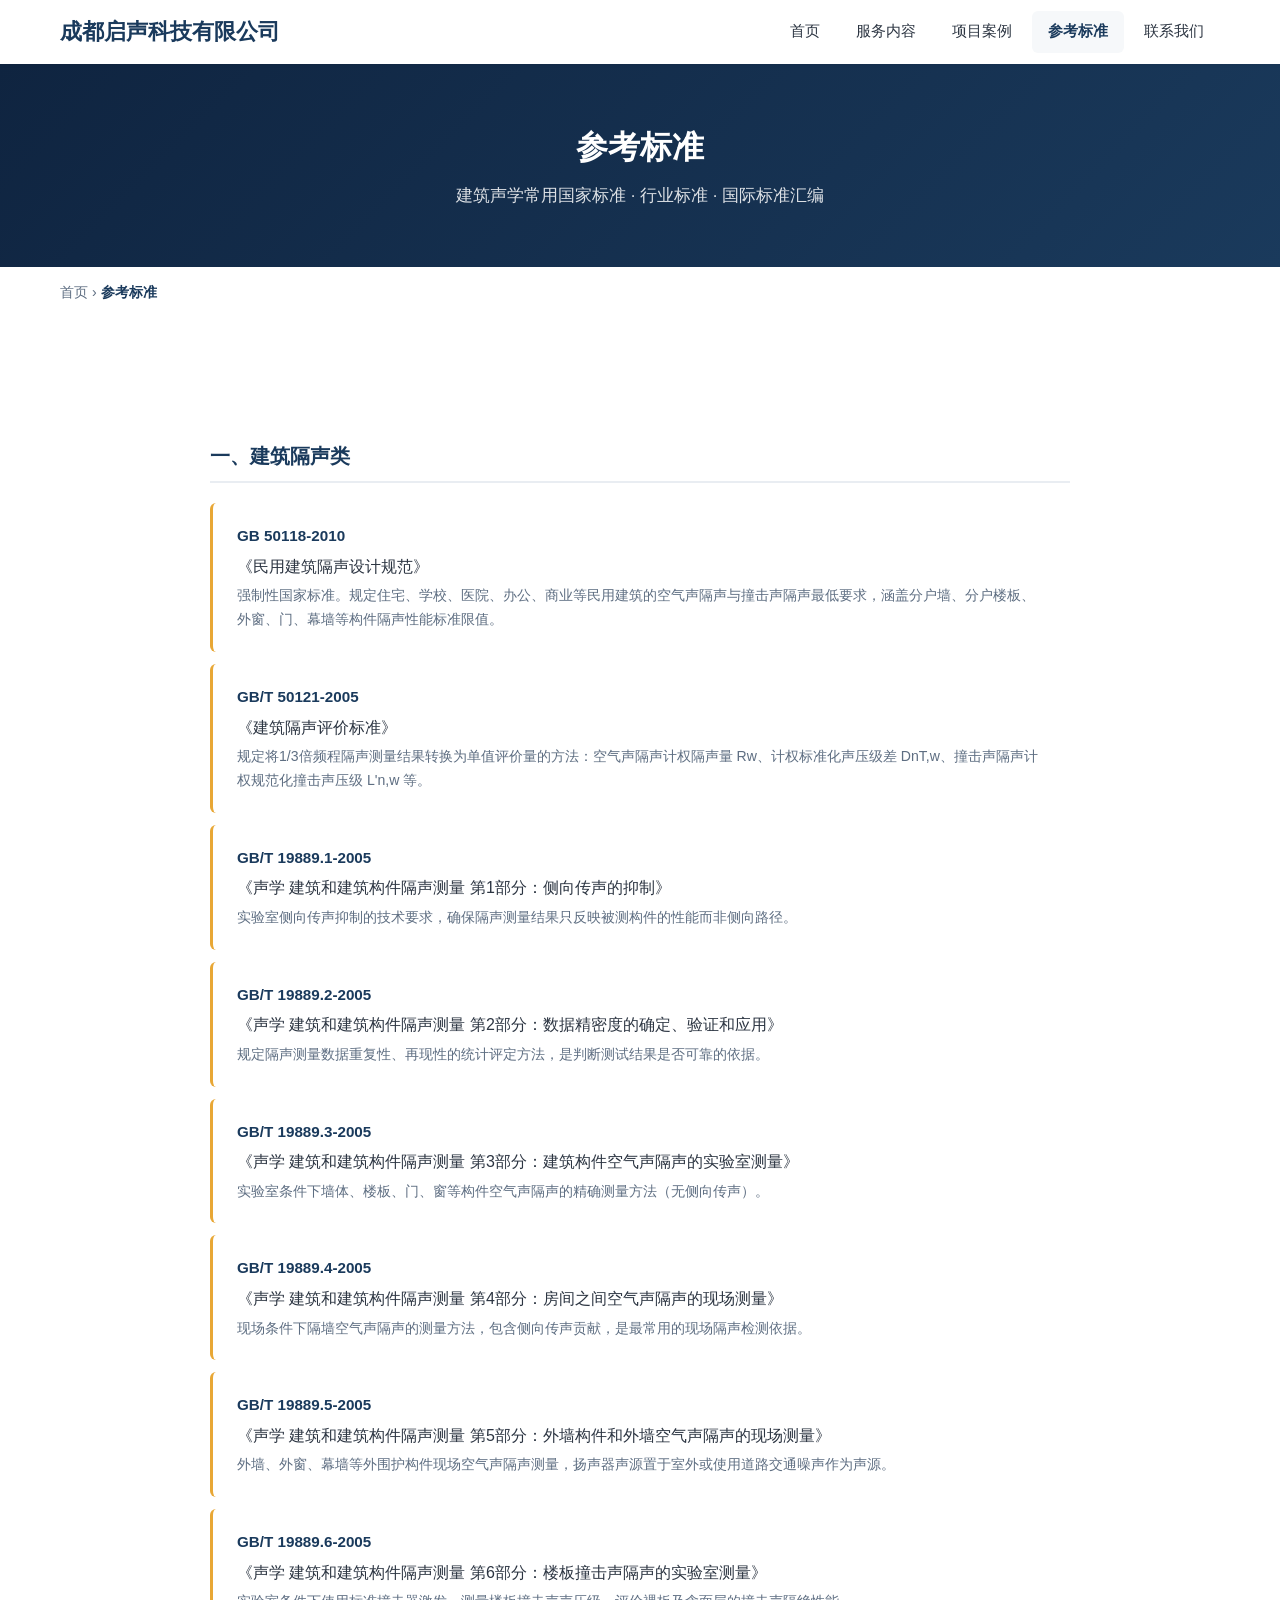
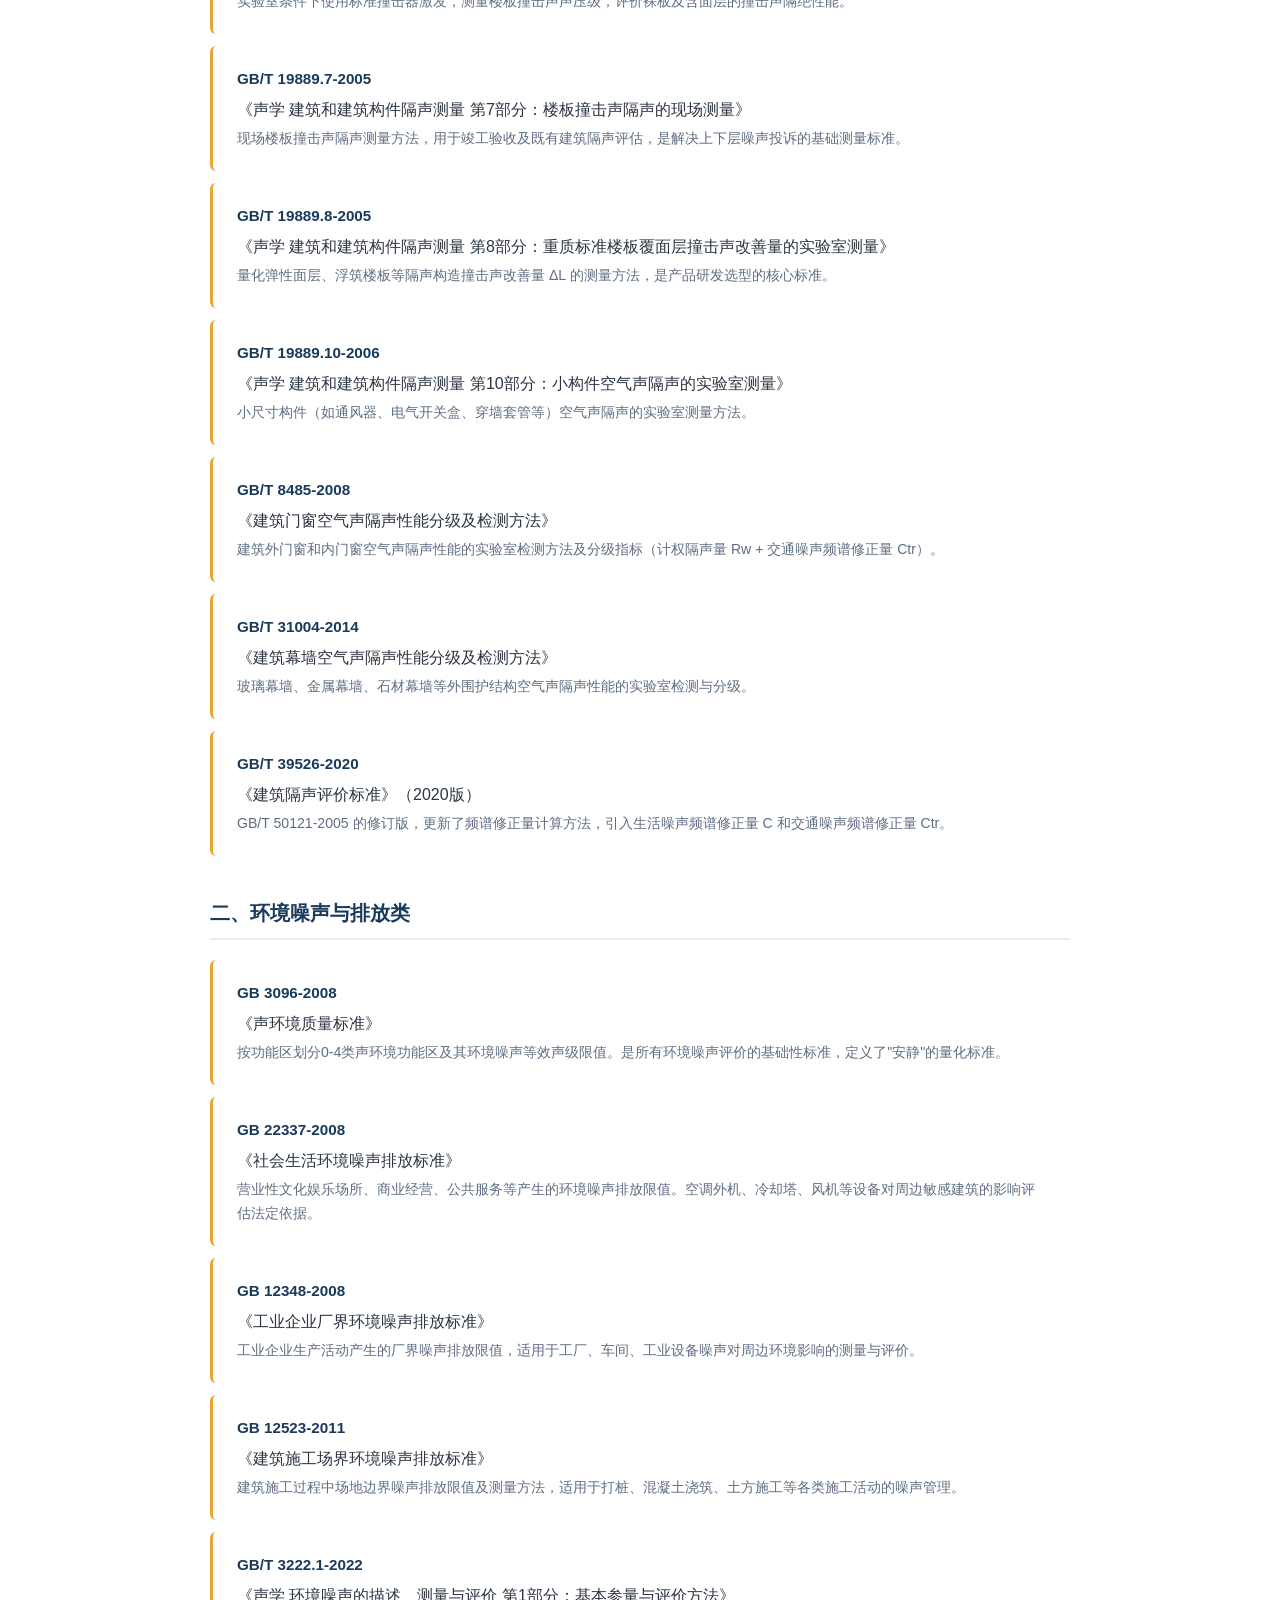
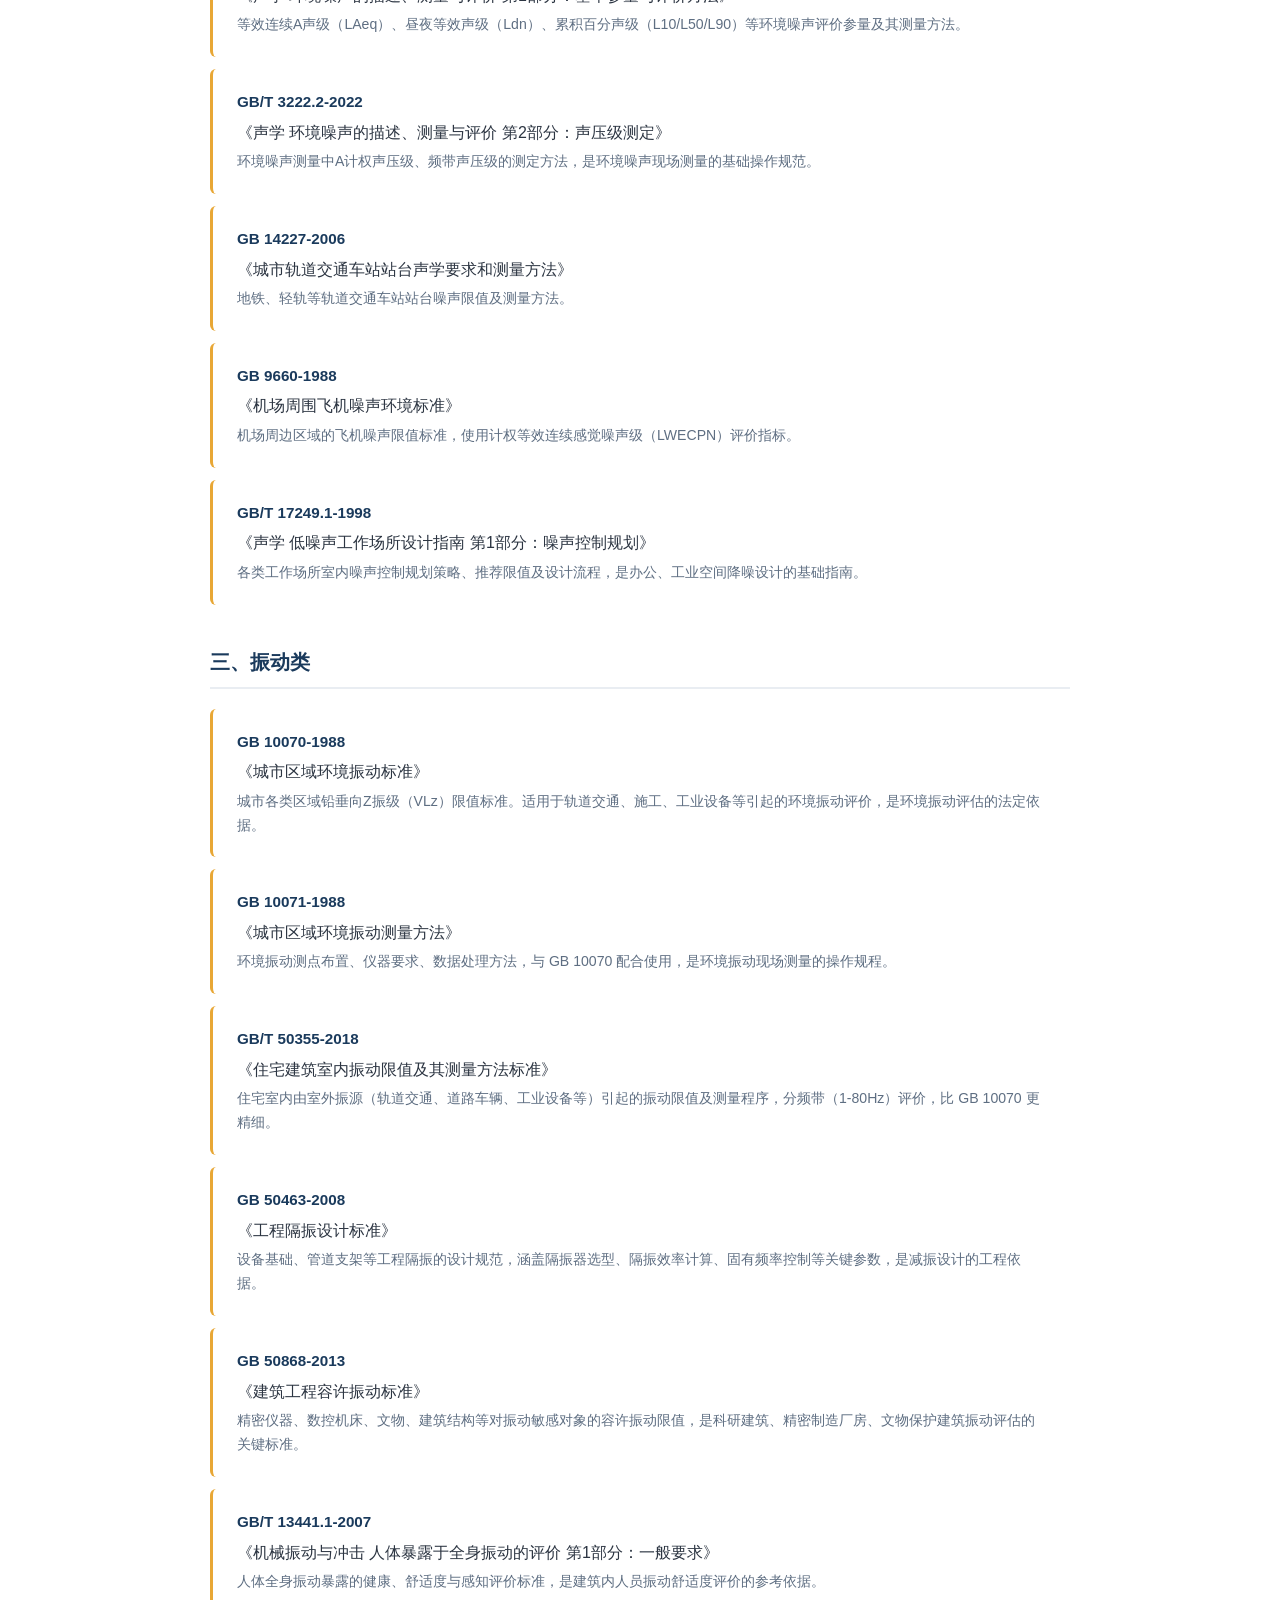
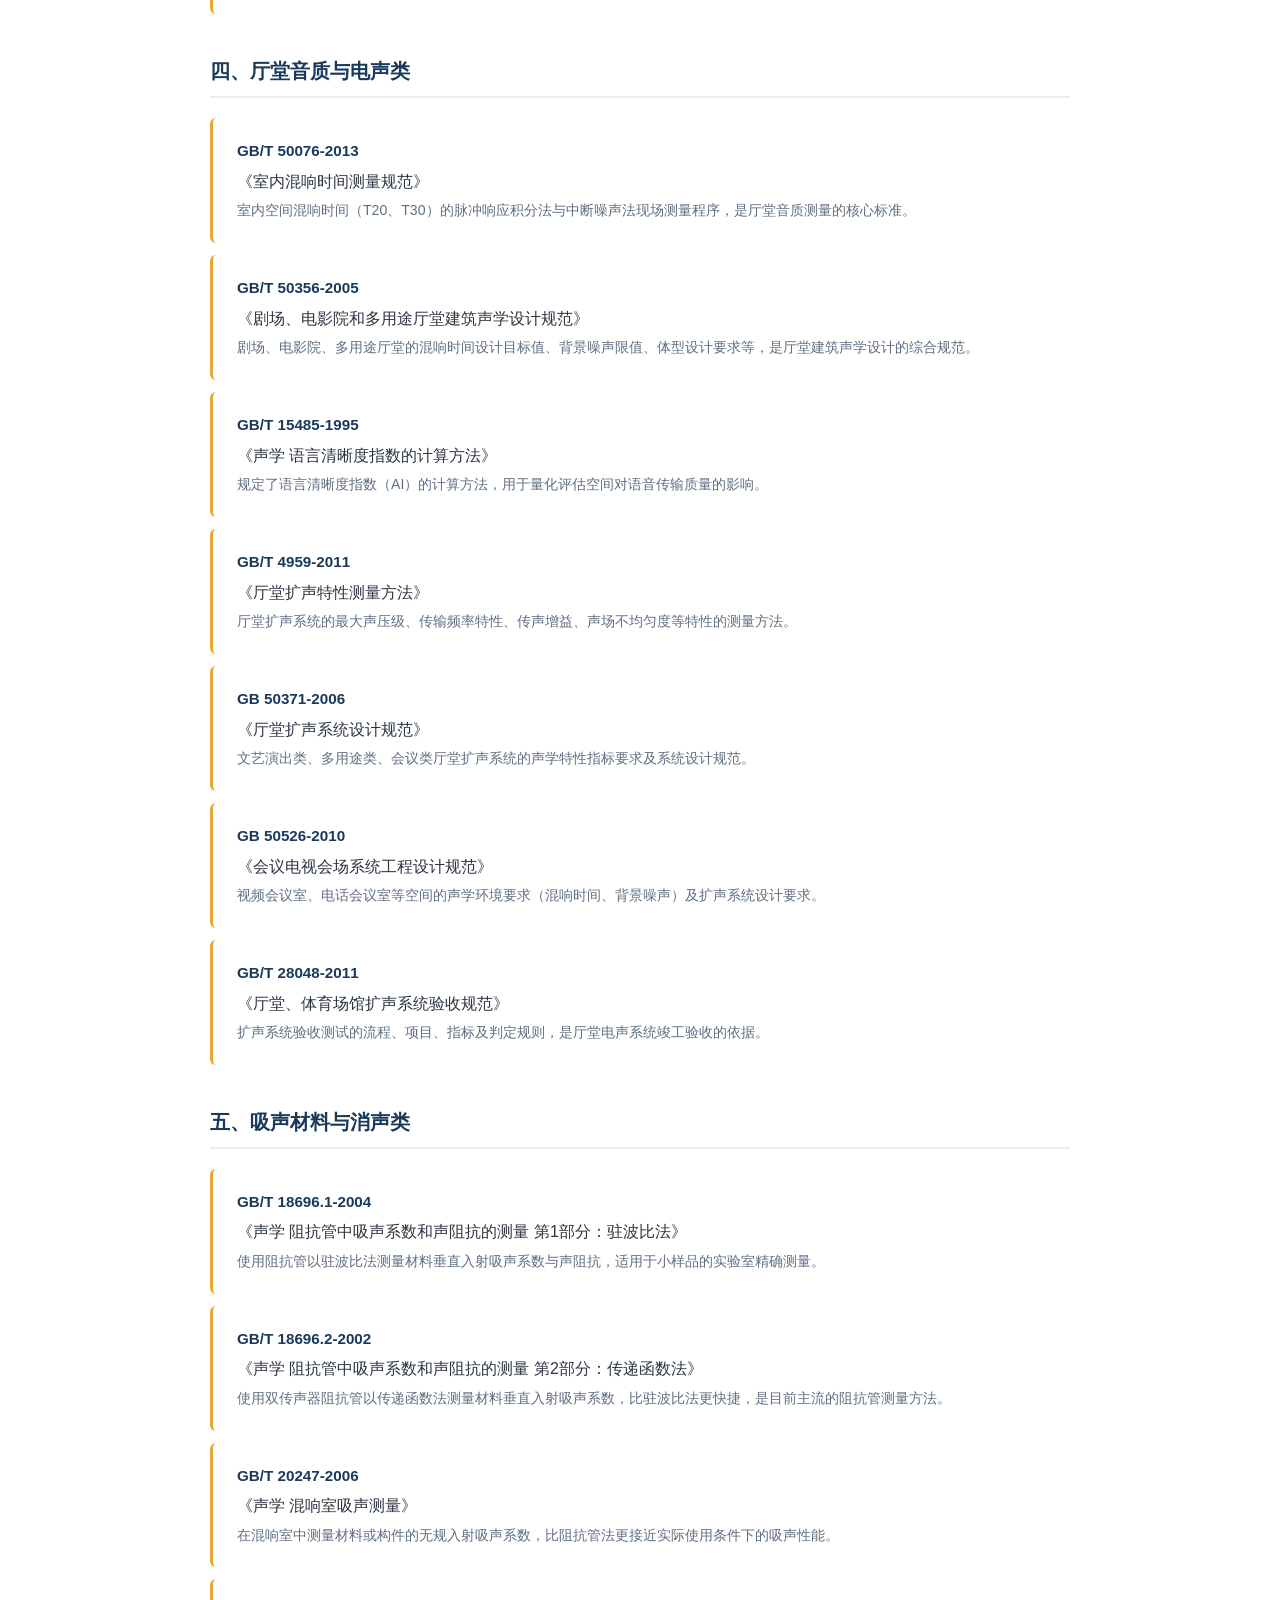
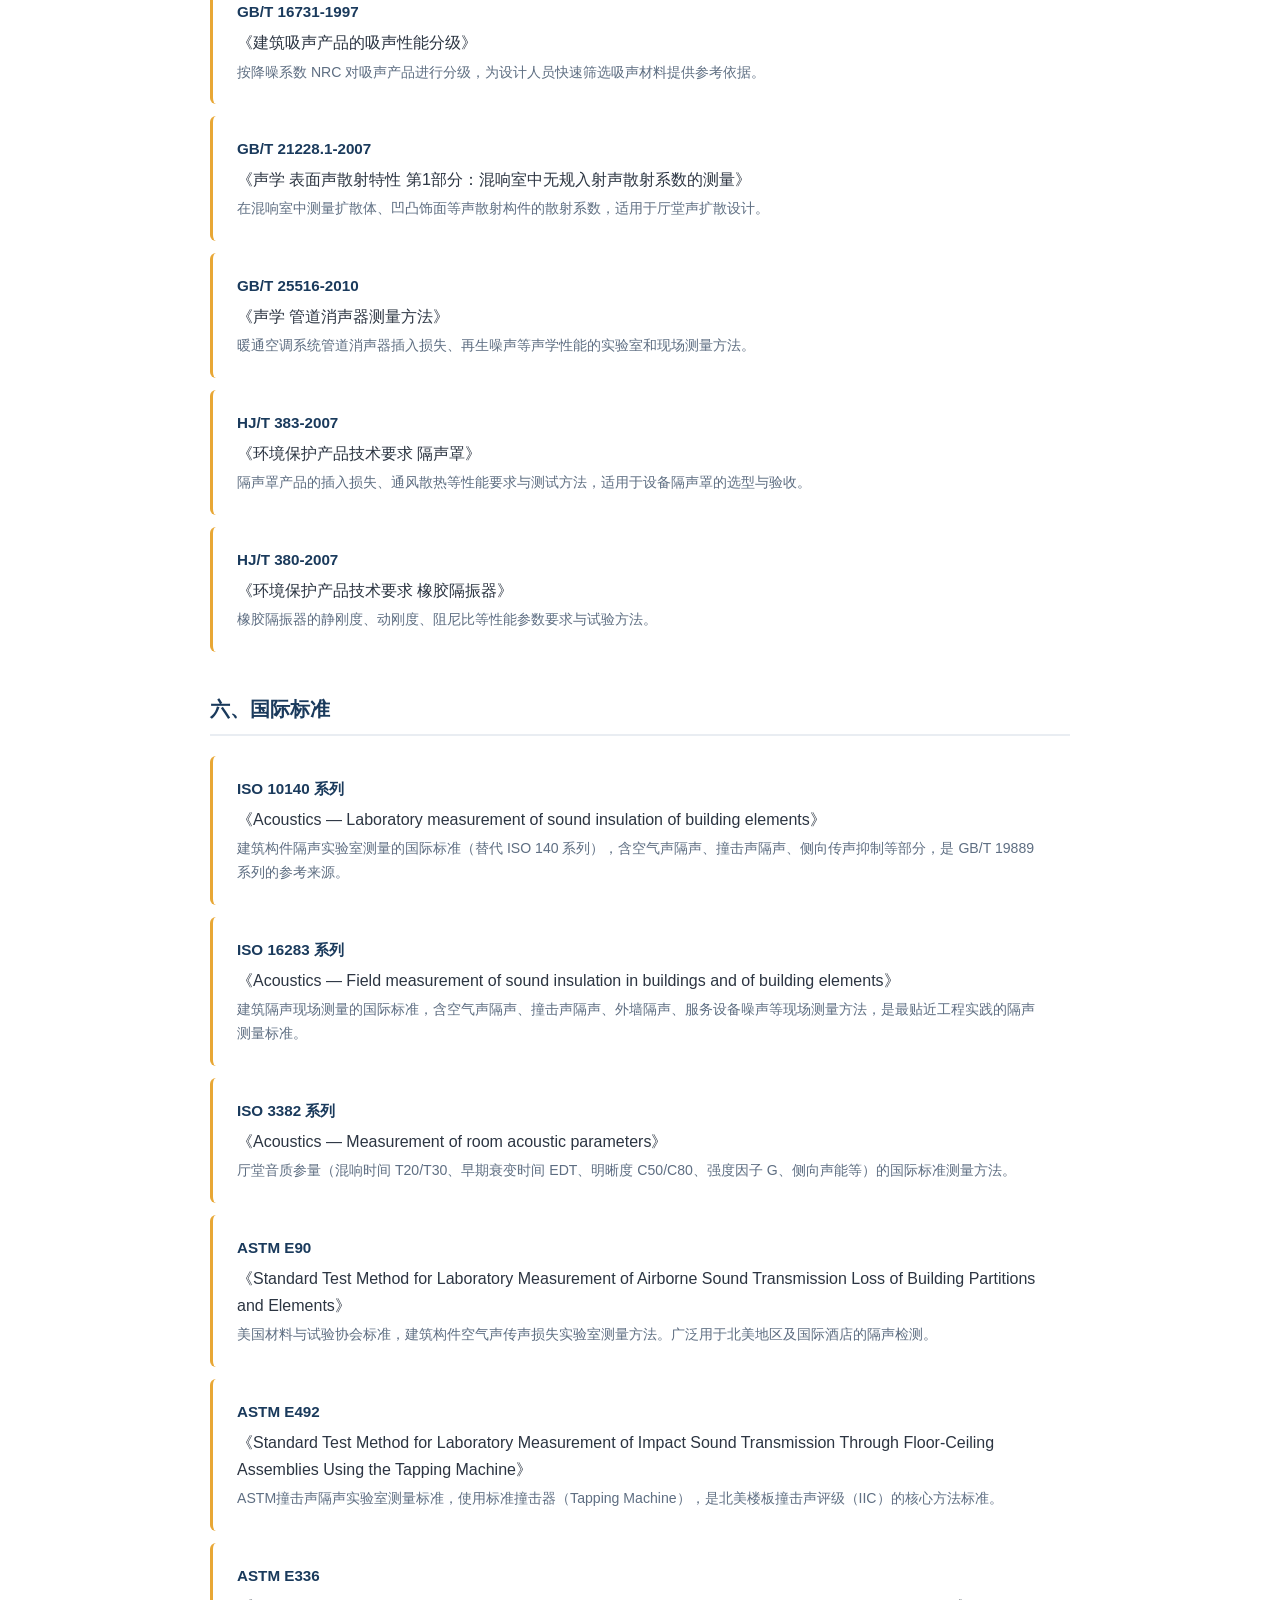
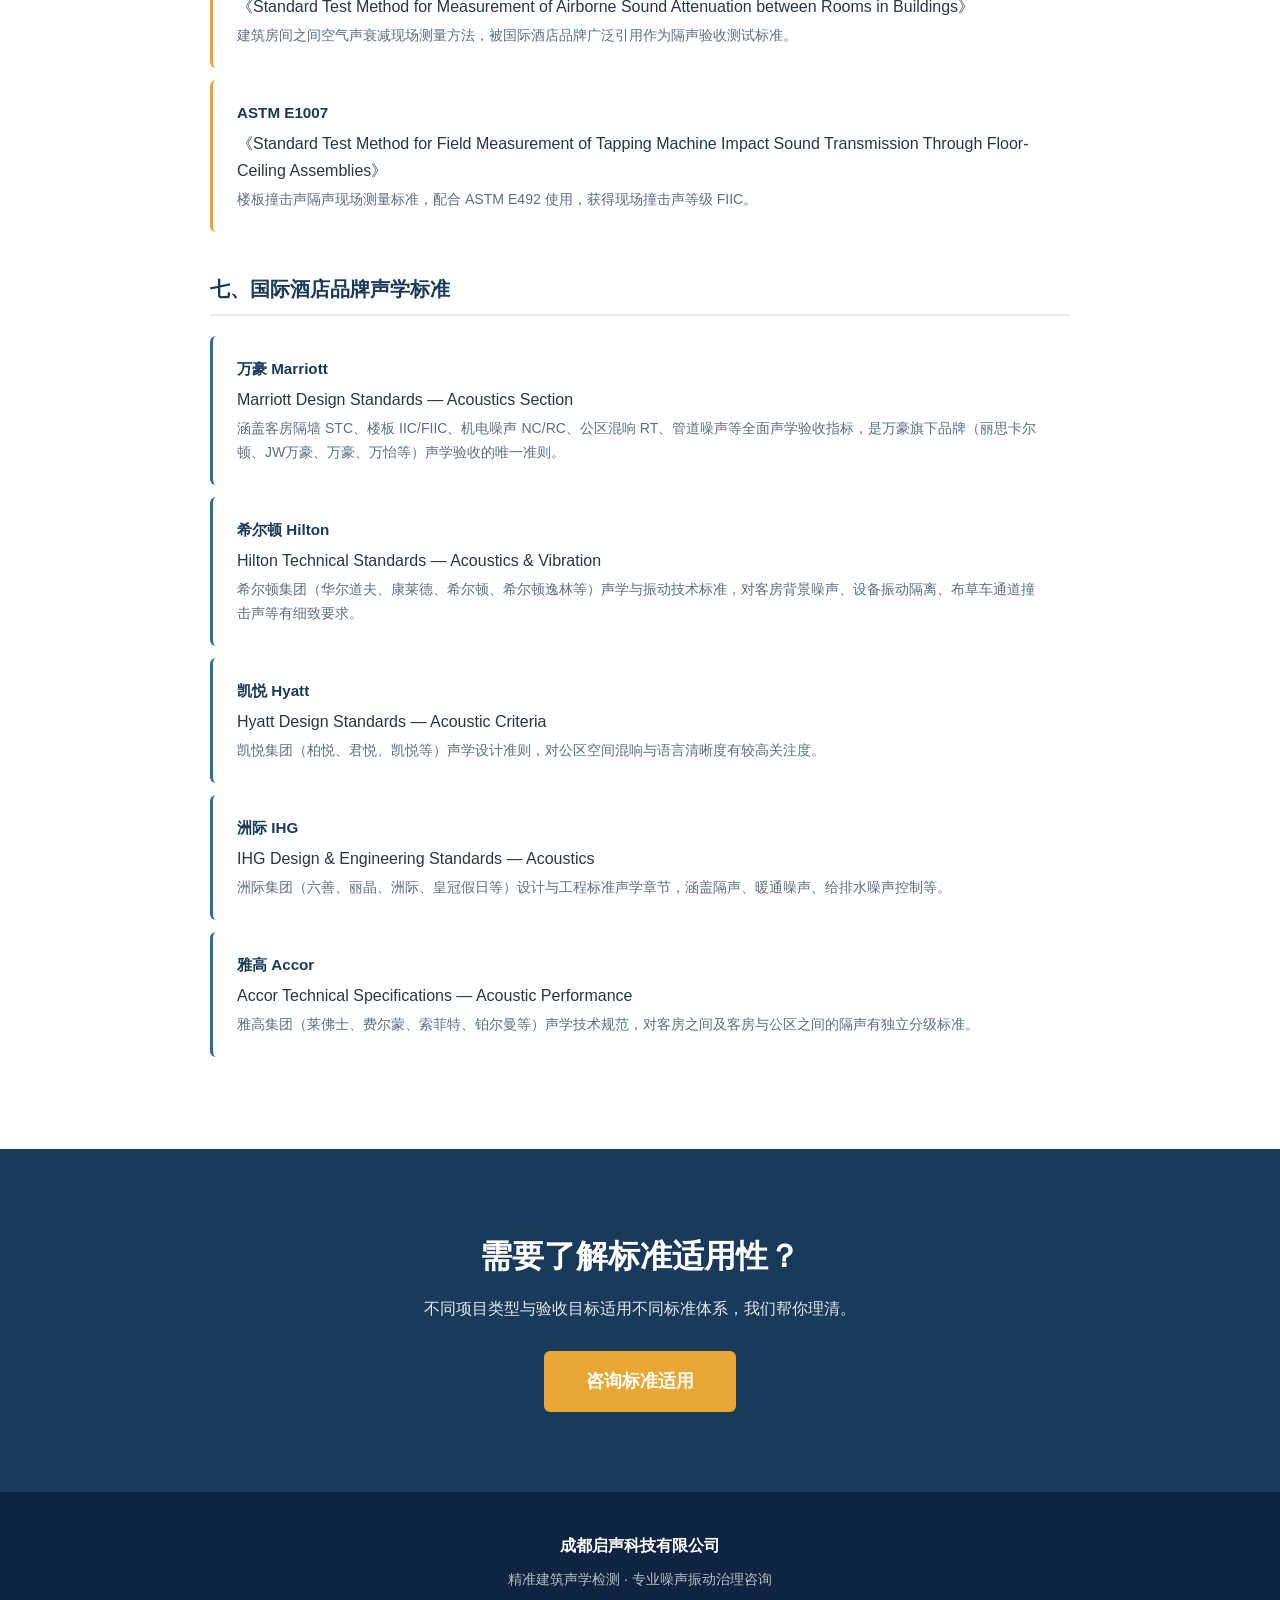
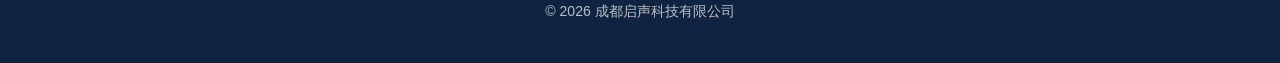
<file: standards.html>
<!DOCTYPE html>
<html lang="zh-CN">
<head>
  <meta charset="UTF-8">
  <meta name="viewport" content="width=device-width, initial-scale=1.0">
  <meta name="description" content="建筑声学相关国家标准、行业标准、国际标准参考：隔声、噪声、振动、厅堂音质、吸声材料、消声器、国际酒店品牌标准等。">
  <title>参考标准 | 成都启声科技有限公司</title>
  <link rel="stylesheet" href="css/style.css">
</head>
<body>

<nav class="nav">
  <div class="nav__inner">
    <a href="index.html" class="nav__logo">成都启声科技有限公司</a>
    <button class="nav__toggle" id="navToggle" aria-label="菜单">
      <span></span><span></span><span></span>
    </button>
    <ul class="nav__links" id="navLinks">
      <li><a href="index.html">首页</a></li>
      <li><a href="services.html">服务内容</a></li>
      <li><a href="cases.html">项目案例</a></li>
      <li><a href="standards.html" class="active">参考标准</a></li>
      <li><a href="contact.html">联系我们</a></li>
    </ul>
  </div>
</nav>

<section class="page-hero">
  <div class="container">
    <h1 class="page-hero__title">参考标准</h1>
    <p class="page-hero__desc">建筑声学常用国家标准 · 行业标准 · 国际标准汇编</p>
  </div>
</section>

<div class="container">
  <div class="breadcrumb"><a href="index.html">首页</a> &rsaquo; <span>参考标准</span></div>
</div>

<section class="section">
  <div class="container" style="max-width:900px;">
<!-- ════════════ 一、建筑隔声类 ════════════ -->
    <h2 class="standards-category">一、建筑隔声类</h2>

    <div class="standard-item">
      <div class="standard-item__code">GB 50118-2010</div>
      <div class="standard-item__name">《民用建筑隔声设计规范》</div>
      <div class="standard-item__desc">强制性国家标准。规定住宅、学校、医院、办公、商业等民用建筑的空气声隔声与撞击声隔声最低要求，涵盖分户墙、分户楼板、外窗、门、幕墙等构件隔声性能标准限值。</div>
    </div>

    <div class="standard-item">
      <div class="standard-item__code">GB/T 50121-2005</div>
      <div class="standard-item__name">《建筑隔声评价标准》</div>
      <div class="standard-item__desc">规定将1/3倍频程隔声测量结果转换为单值评价量的方法：空气声隔声计权隔声量 Rw、计权标准化声压级差 DnT,w、撞击声隔声计权规范化撞击声压级 L'n,w 等。</div>
    </div>

    <div class="standard-item">
      <div class="standard-item__code">GB/T 19889.1-2005</div>
      <div class="standard-item__name">《声学 建筑和建筑构件隔声测量 第1部分：侧向传声的抑制》</div>
      <div class="standard-item__desc">实验室侧向传声抑制的技术要求，确保隔声测量结果只反映被测构件的性能而非侧向路径。</div>
    </div>

    <div class="standard-item">
      <div class="standard-item__code">GB/T 19889.2-2005</div>
      <div class="standard-item__name">《声学 建筑和建筑构件隔声测量 第2部分：数据精密度的确定、验证和应用》</div>
      <div class="standard-item__desc">规定隔声测量数据重复性、再现性的统计评定方法，是判断测试结果是否可靠的依据。</div>
    </div>

    <div class="standard-item">
      <div class="standard-item__code">GB/T 19889.3-2005</div>
      <div class="standard-item__name">《声学 建筑和建筑构件隔声测量 第3部分：建筑构件空气声隔声的实验室测量》</div>
      <div class="standard-item__desc">实验室条件下墙体、楼板、门、窗等构件空气声隔声的精确测量方法（无侧向传声）。</div>
    </div>

    <div class="standard-item">
      <div class="standard-item__code">GB/T 19889.4-2005</div>
      <div class="standard-item__name">《声学 建筑和建筑构件隔声测量 第4部分：房间之间空气声隔声的现场测量》</div>
      <div class="standard-item__desc">现场条件下隔墙空气声隔声的测量方法，包含侧向传声贡献，是最常用的现场隔声检测依据。</div>
    </div>

    <div class="standard-item">
      <div class="standard-item__code">GB/T 19889.5-2005</div>
      <div class="standard-item__name">《声学 建筑和建筑构件隔声测量 第5部分：外墙构件和外墙空气声隔声的现场测量》</div>
      <div class="standard-item__desc">外墙、外窗、幕墙等外围护构件现场空气声隔声测量，扬声器声源置于室外或使用道路交通噪声作为声源。</div>
    </div>

    <div class="standard-item">
      <div class="standard-item__code">GB/T 19889.6-2005</div>
      <div class="standard-item__name">《声学 建筑和建筑构件隔声测量 第6部分：楼板撞击声隔声的实验室测量》</div>
      <div class="standard-item__desc">实验室条件下使用标准撞击器激发，测量楼板撞击声声压级，评价裸板及含面层的撞击声隔绝性能。</div>
    </div>

    <div class="standard-item">
      <div class="standard-item__code">GB/T 19889.7-2005</div>
      <div class="standard-item__name">《声学 建筑和建筑构件隔声测量 第7部分：楼板撞击声隔声的现场测量》</div>
      <div class="standard-item__desc">现场楼板撞击声隔声测量方法，用于竣工验收及既有建筑隔声评估，是解决上下层噪声投诉的基础测量标准。</div>
    </div>

    <div class="standard-item">
      <div class="standard-item__code">GB/T 19889.8-2005</div>
      <div class="standard-item__name">《声学 建筑和建筑构件隔声测量 第8部分：重质标准楼板覆面层撞击声改善量的实验室测量》</div>
      <div class="standard-item__desc">量化弹性面层、浮筑楼板等隔声构造撞击声改善量 ΔL 的测量方法，是产品研发选型的核心标准。</div>
    </div>

    <div class="standard-item">
      <div class="standard-item__code">GB/T 19889.10-2006</div>
      <div class="standard-item__name">《声学 建筑和建筑构件隔声测量 第10部分：小构件空气声隔声的实验室测量》</div>
      <div class="standard-item__desc">小尺寸构件（如通风器、电气开关盒、穿墙套管等）空气声隔声的实验室测量方法。</div>
    </div>

    <div class="standard-item">
      <div class="standard-item__code">GB/T 8485-2008</div>
      <div class="standard-item__name">《建筑门窗空气声隔声性能分级及检测方法》</div>
      <div class="standard-item__desc">建筑外门窗和内门窗空气声隔声性能的实验室检测方法及分级指标（计权隔声量 Rw + 交通噪声频谱修正量 Ctr）。</div>
    </div>

    <div class="standard-item">
      <div class="standard-item__code">GB/T 31004-2014</div>
      <div class="standard-item__name">《建筑幕墙空气声隔声性能分级及检测方法》</div>
      <div class="standard-item__desc">玻璃幕墙、金属幕墙、石材幕墙等外围护结构空气声隔声性能的实验室检测与分级。</div>
    </div>

    <div class="standard-item">
      <div class="standard-item__code">GB/T 39526-2020</div>
      <div class="standard-item__name">《建筑隔声评价标准》（2020版）</div>
      <div class="standard-item__desc">GB/T 50121-2005 的修订版，更新了频谱修正量计算方法，引入生活噪声频谱修正量 C 和交通噪声频谱修正量 Ctr。</div>
    </div>

    <!-- ════════════ 二、噪声类 ════════════ -->
    <h2 class="standards-category">二、环境噪声与排放类</h2>

    <div class="standard-item">
      <div class="standard-item__code">GB 3096-2008</div>
      <div class="standard-item__name">《声环境质量标准》</div>
      <div class="standard-item__desc">按功能区划分0-4类声环境功能区及其环境噪声等效声级限值。是所有环境噪声评价的基础性标准，定义了"安静"的量化标准。</div>
    </div>

    <div class="standard-item">
      <div class="standard-item__code">GB 22337-2008</div>
      <div class="standard-item__name">《社会生活环境噪声排放标准》</div>
      <div class="standard-item__desc">营业性文化娱乐场所、商业经营、公共服务等产生的环境噪声排放限值。空调外机、冷却塔、风机等设备对周边敏感建筑的影响评估法定依据。</div>
    </div>

    <div class="standard-item">
      <div class="standard-item__code">GB 12348-2008</div>
      <div class="standard-item__name">《工业企业厂界环境噪声排放标准》</div>
      <div class="standard-item__desc">工业企业生产活动产生的厂界噪声排放限值，适用于工厂、车间、工业设备噪声对周边环境影响的测量与评价。</div>
    </div>

    <div class="standard-item">
      <div class="standard-item__code">GB 12523-2011</div>
      <div class="standard-item__name">《建筑施工场界环境噪声排放标准》</div>
      <div class="standard-item__desc">建筑施工过程中场地边界噪声排放限值及测量方法，适用于打桩、混凝土浇筑、土方施工等各类施工活动的噪声管理。</div>
    </div>

    <div class="standard-item">
      <div class="standard-item__code">GB/T 3222.1-2022</div>
      <div class="standard-item__name">《声学 环境噪声的描述、测量与评价 第1部分：基本参量与评价方法》</div>
      <div class="standard-item__desc">等效连续A声级（LAeq）、昼夜等效声级（Ldn）、累积百分声级（L10/L50/L90）等环境噪声评价参量及其测量方法。</div>
    </div>

    <div class="standard-item">
      <div class="standard-item__code">GB/T 3222.2-2022</div>
      <div class="standard-item__name">《声学 环境噪声的描述、测量与评价 第2部分：声压级测定》</div>
      <div class="standard-item__desc">环境噪声测量中A计权声压级、频带声压级的测定方法，是环境噪声现场测量的基础操作规范。</div>
    </div>

    <div class="standard-item">
      <div class="standard-item__code">GB 14227-2006</div>
      <div class="standard-item__name">《城市轨道交通车站站台声学要求和测量方法》</div>
      <div class="standard-item__desc">地铁、轻轨等轨道交通车站站台噪声限值及测量方法。</div>
    </div>

    <div class="standard-item">
      <div class="standard-item__code">GB 9660-1988</div>
      <div class="standard-item__name">《机场周围飞机噪声环境标准》</div>
      <div class="standard-item__desc">机场周边区域的飞机噪声限值标准，使用计权等效连续感觉噪声级（LWECPN）评价指标。</div>
    </div>

    <div class="standard-item">
      <div class="standard-item__code">GB/T 17249.1-1998</div>
      <div class="standard-item__name">《声学 低噪声工作场所设计指南 第1部分：噪声控制规划》</div>
      <div class="standard-item__desc">各类工作场所室内噪声控制规划策略、推荐限值及设计流程，是办公、工业空间降噪设计的基础指南。</div>
    </div>

    <!-- ════════════ 三、振动类 ════════════ -->
    <h2 class="standards-category">三、振动类</h2>

    <div class="standard-item">
      <div class="standard-item__code">GB 10070-1988</div>
      <div class="standard-item__name">《城市区域环境振动标准》</div>
      <div class="standard-item__desc">城市各类区域铅垂向Z振级（VLz）限值标准。适用于轨道交通、施工、工业设备等引起的环境振动评价，是环境振动评估的法定依据。</div>
    </div>

    <div class="standard-item">
      <div class="standard-item__code">GB 10071-1988</div>
      <div class="standard-item__name">《城市区域环境振动测量方法》</div>
      <div class="standard-item__desc">环境振动测点布置、仪器要求、数据处理方法，与 GB 10070 配合使用，是环境振动现场测量的操作规程。</div>
    </div>

    <div class="standard-item">
      <div class="standard-item__code">GB/T 50355-2018</div>
      <div class="standard-item__name">《住宅建筑室内振动限值及其测量方法标准》</div>
      <div class="standard-item__desc">住宅室内由室外振源（轨道交通、道路车辆、工业设备等）引起的振动限值及测量程序，分频带（1-80Hz）评价，比 GB 10070 更精细。</div>
    </div>

    <div class="standard-item">
      <div class="standard-item__code">GB 50463-2008</div>
      <div class="standard-item__name">《工程隔振设计标准》</div>
      <div class="standard-item__desc">设备基础、管道支架等工程隔振的设计规范，涵盖隔振器选型、隔振效率计算、固有频率控制等关键参数，是减振设计的工程依据。</div>
    </div>

    <div class="standard-item">
      <div class="standard-item__code">GB 50868-2013</div>
      <div class="standard-item__name">《建筑工程容许振动标准》</div>
      <div class="standard-item__desc">精密仪器、数控机床、文物、建筑结构等对振动敏感对象的容许振动限值，是科研建筑、精密制造厂房、文物保护建筑振动评估的关键标准。</div>
    </div>

    <div class="standard-item">
      <div class="standard-item__code">GB/T 13441.1-2007</div>
      <div class="standard-item__name">《机械振动与冲击 人体暴露于全身振动的评价 第1部分：一般要求》</div>
      <div class="standard-item__desc">人体全身振动暴露的健康、舒适度与感知评价标准，是建筑内人员振动舒适度评价的参考依据。</div>
    </div>

    <!-- ════════════ 四、厅堂音质类 ════════════ -->
    <h2 class="standards-category">四、厅堂音质与电声类</h2>

    <div class="standard-item">
      <div class="standard-item__code">GB/T 50076-2013</div>
      <div class="standard-item__name">《室内混响时间测量规范》</div>
      <div class="standard-item__desc">室内空间混响时间（T20、T30）的脉冲响应积分法与中断噪声法现场测量程序，是厅堂音质测量的核心标准。</div>
    </div>

    <div class="standard-item">
      <div class="standard-item__code">GB/T 50356-2005</div>
      <div class="standard-item__name">《剧场、电影院和多用途厅堂建筑声学设计规范》</div>
      <div class="standard-item__desc">剧场、电影院、多用途厅堂的混响时间设计目标值、背景噪声限值、体型设计要求等，是厅堂建筑声学设计的综合规范。</div>
    </div>

    <div class="standard-item">
      <div class="standard-item__code">GB/T 15485-1995</div>
      <div class="standard-item__name">《声学 语言清晰度指数的计算方法》</div>
      <div class="standard-item__desc">规定了语言清晰度指数（AI）的计算方法，用于量化评估空间对语音传输质量的影响。</div>
    </div>

    <div class="standard-item">
      <div class="standard-item__code">GB/T 4959-2011</div>
      <div class="standard-item__name">《厅堂扩声特性测量方法》</div>
      <div class="standard-item__desc">厅堂扩声系统的最大声压级、传输频率特性、传声增益、声场不均匀度等特性的测量方法。</div>
    </div>

    <div class="standard-item">
      <div class="standard-item__code">GB 50371-2006</div>
      <div class="standard-item__name">《厅堂扩声系统设计规范》</div>
      <div class="standard-item__desc">文艺演出类、多用途类、会议类厅堂扩声系统的声学特性指标要求及系统设计规范。</div>
    </div>

    <div class="standard-item">
      <div class="standard-item__code">GB 50526-2010</div>
      <div class="standard-item__name">《会议电视会场系统工程设计规范》</div>
      <div class="standard-item__desc">视频会议室、电话会议室等空间的声学环境要求（混响时间、背景噪声）及扩声系统设计要求。</div>
    </div>

    <div class="standard-item">
      <div class="standard-item__code">GB/T 28048-2011</div>
      <div class="standard-item__name">《厅堂、体育场馆扩声系统验收规范》</div>
      <div class="standard-item__desc">扩声系统验收测试的流程、项目、指标及判定规则，是厅堂电声系统竣工验收的依据。</div>
    </div>

    <!-- ════════════ 五、吸声与消声类 ════════════ -->
    <h2 class="standards-category">五、吸声材料与消声类</h2>

    <div class="standard-item">
      <div class="standard-item__code">GB/T 18696.1-2004</div>
      <div class="standard-item__name">《声学 阻抗管中吸声系数和声阻抗的测量 第1部分：驻波比法》</div>
      <div class="standard-item__desc">使用阻抗管以驻波比法测量材料垂直入射吸声系数与声阻抗，适用于小样品的实验室精确测量。</div>
    </div>

    <div class="standard-item">
      <div class="standard-item__code">GB/T 18696.2-2002</div>
      <div class="standard-item__name">《声学 阻抗管中吸声系数和声阻抗的测量 第2部分：传递函数法》</div>
      <div class="standard-item__desc">使用双传声器阻抗管以传递函数法测量材料垂直入射吸声系数，比驻波比法更快捷，是目前主流的阻抗管测量方法。</div>
    </div>

    <div class="standard-item">
      <div class="standard-item__code">GB/T 20247-2006</div>
      <div class="standard-item__name">《声学 混响室吸声测量》</div>
      <div class="standard-item__desc">在混响室中测量材料或构件的无规入射吸声系数，比阻抗管法更接近实际使用条件下的吸声性能。</div>
    </div>

    <div class="standard-item">
      <div class="standard-item__code">GB/T 16731-1997</div>
      <div class="standard-item__name">《建筑吸声产品的吸声性能分级》</div>
      <div class="standard-item__desc">按降噪系数 NRC 对吸声产品进行分级，为设计人员快速筛选吸声材料提供参考依据。</div>
    </div>

    <div class="standard-item">
      <div class="standard-item__code">GB/T 21228.1-2007</div>
      <div class="standard-item__name">《声学 表面声散射特性 第1部分：混响室中无规入射声散射系数的测量》</div>
      <div class="standard-item__desc">在混响室中测量扩散体、凹凸饰面等声散射构件的散射系数，适用于厅堂声扩散设计。</div>
    </div>

    <div class="standard-item">
      <div class="standard-item__code">GB/T 25516-2010</div>
      <div class="standard-item__name">《声学 管道消声器测量方法》</div>
      <div class="standard-item__desc">暖通空调系统管道消声器插入损失、再生噪声等声学性能的实验室和现场测量方法。</div>
    </div>

    <div class="standard-item">
      <div class="standard-item__code">HJ/T 383-2007</div>
      <div class="standard-item__name">《环境保护产品技术要求 隔声罩》</div>
      <div class="standard-item__desc">隔声罩产品的插入损失、通风散热等性能要求与测试方法，适用于设备隔声罩的选型与验收。</div>
    </div>

    <div class="standard-item">
      <div class="standard-item__code">HJ/T 380-2007</div>
      <div class="standard-item__name">《环境保护产品技术要求 橡胶隔振器》</div>
      <div class="standard-item__desc">橡胶隔振器的静刚度、动刚度、阻尼比等性能参数要求与试验方法。</div>
    </div>

    <!-- ════════════ 六、国际标准 ════════════ -->
    <h2 class="standards-category">六、国际标准</h2>

    <div class="standard-item">
      <div class="standard-item__code">ISO 10140 系列</div>
      <div class="standard-item__name">《Acoustics — Laboratory measurement of sound insulation of building elements》</div>
      <div class="standard-item__desc">建筑构件隔声实验室测量的国际标准（替代 ISO 140 系列），含空气声隔声、撞击声隔声、侧向传声抑制等部分，是 GB/T 19889 系列的参考来源。</div>
    </div>

    <div class="standard-item">
      <div class="standard-item__code">ISO 16283 系列</div>
      <div class="standard-item__name">《Acoustics — Field measurement of sound insulation in buildings and of building elements》</div>
      <div class="standard-item__desc">建筑隔声现场测量的国际标准，含空气声隔声、撞击声隔声、外墙隔声、服务设备噪声等现场测量方法，是最贴近工程实践的隔声测量标准。</div>
    </div>

    <div class="standard-item">
      <div class="standard-item__code">ISO 3382 系列</div>
      <div class="standard-item__name">《Acoustics — Measurement of room acoustic parameters》</div>
      <div class="standard-item__desc">厅堂音质参量（混响时间 T20/T30、早期衰变时间 EDT、明晰度 C50/C80、强度因子 G、侧向声能等）的国际标准测量方法。</div>
    </div>

    <div class="standard-item">
      <div class="standard-item__code">ASTM E90</div>
      <div class="standard-item__name">《Standard Test Method for Laboratory Measurement of Airborne Sound Transmission Loss of Building Partitions and Elements》</div>
      <div class="standard-item__desc">美国材料与试验协会标准，建筑构件空气声传声损失实验室测量方法。广泛用于北美地区及国际酒店的隔声检测。</div>
    </div>

    <div class="standard-item">
      <div class="standard-item__code">ASTM E492</div>
      <div class="standard-item__name">《Standard Test Method for Laboratory Measurement of Impact Sound Transmission Through Floor-Ceiling Assemblies Using the Tapping Machine》</div>
      <div class="standard-item__desc">ASTM撞击声隔声实验室测量标准，使用标准撞击器（Tapping Machine），是北美楼板撞击声评级（IIC）的核心方法标准。</div>
    </div>

    <div class="standard-item">
      <div class="standard-item__code">ASTM E336</div>
      <div class="standard-item__name">《Standard Test Method for Measurement of Airborne Sound Attenuation between Rooms in Buildings》</div>
      <div class="standard-item__desc">建筑房间之间空气声衰减现场测量方法，被国际酒店品牌广泛引用作为隔声验收测试标准。</div>
    </div>

    <div class="standard-item">
      <div class="standard-item__code">ASTM E1007</div>
      <div class="standard-item__name">《Standard Test Method for Field Measurement of Tapping Machine Impact Sound Transmission Through Floor-Ceiling Assemblies》</div>
      <div class="standard-item__desc">楼板撞击声隔声现场测量标准，配合 ASTM E492 使用，获得现场撞击声等级 FIIC。</div>
    </div>

    <!-- ════════════ 七、国际酒店品牌声学标准 ════════════ -->
    <h2 class="standards-category">七、国际酒店品牌声学标准</h2>

    <div class="standard-item" style="border-left-color:var(--blue-light);">
      <div class="standard-item__code">万豪 Marriott</div>
      <div class="standard-item__name">Marriott Design Standards — Acoustics Section</div>
      <div class="standard-item__desc">涵盖客房隔墙 STC、楼板 IIC/FIIC、机电噪声 NC/RC、公区混响 RT、管道噪声等全面声学验收指标，是万豪旗下品牌（丽思卡尔顿、JW万豪、万豪、万怡等）声学验收的唯一准则。</div>
    </div>

    <div class="standard-item" style="border-left-color:var(--blue-light);">
      <div class="standard-item__code">希尔顿 Hilton</div>
      <div class="standard-item__name">Hilton Technical Standards — Acoustics & Vibration</div>
      <div class="standard-item__desc">希尔顿集团（华尔道夫、康莱德、希尔顿、希尔顿逸林等）声学与振动技术标准，对客房背景噪声、设备振动隔离、布草车通道撞击声等有细致要求。</div>
    </div>

    <div class="standard-item" style="border-left-color:var(--blue-light);">
      <div class="standard-item__code">凯悦 Hyatt</div>
      <div class="standard-item__name">Hyatt Design Standards — Acoustic Criteria</div>
      <div class="standard-item__desc">凯悦集团（柏悦、君悦、凯悦等）声学设计准则，对公区空间混响与语言清晰度有较高关注度。</div>
    </div>

    <div class="standard-item" style="border-left-color:var(--blue-light);">
      <div class="standard-item__code">洲际 IHG</div>
      <div class="standard-item__name">IHG Design & Engineering Standards — Acoustics</div>
      <div class="standard-item__desc">洲际集团（六善、丽晶、洲际、皇冠假日等）设计与工程标准声学章节，涵盖隔声、暖通噪声、给排水噪声控制等。</div>
    </div>

    <div class="standard-item" style="border-left-color:var(--blue-light);">
      <div class="standard-item__code">雅高 Accor</div>
      <div class="standard-item__name">Accor Technical Specifications — Acoustic Performance</div>
      <div class="standard-item__desc">雅高集团（莱佛士、费尔蒙、索菲特、铂尔曼等）声学技术规范，对客房之间及客房与公区之间的隔声有独立分级标准。</div>
    </div>

  </div>
</section>

<section class="section section--dark" style="text-align:center;">
  <div class="container">
    <h2 class="section__title">需要了解标准适用性？</h2>
    <p style="margin-bottom:28px;opacity:.88;">不同项目类型与验收目标适用不同标准体系，我们帮你理清。</p>
    <a href="contact.html" class="btn btn--primary" style="font-size:1.1rem;padding:14px 40px;">咨询标准适用</a>
  </div>
</section>

<footer class="footer">
  <div class="container">
    <div class="footer__brand">成都启声科技有限公司</div>
    <p>精准建筑声学检测 · 专业噪声振动治理咨询</p>
    <p style="margin-top:8px;">© 2026 成都启声科技有限公司</p>
  </div>
</footer>

<script src="js/main.js"></script>
</body>
</html>
</file>
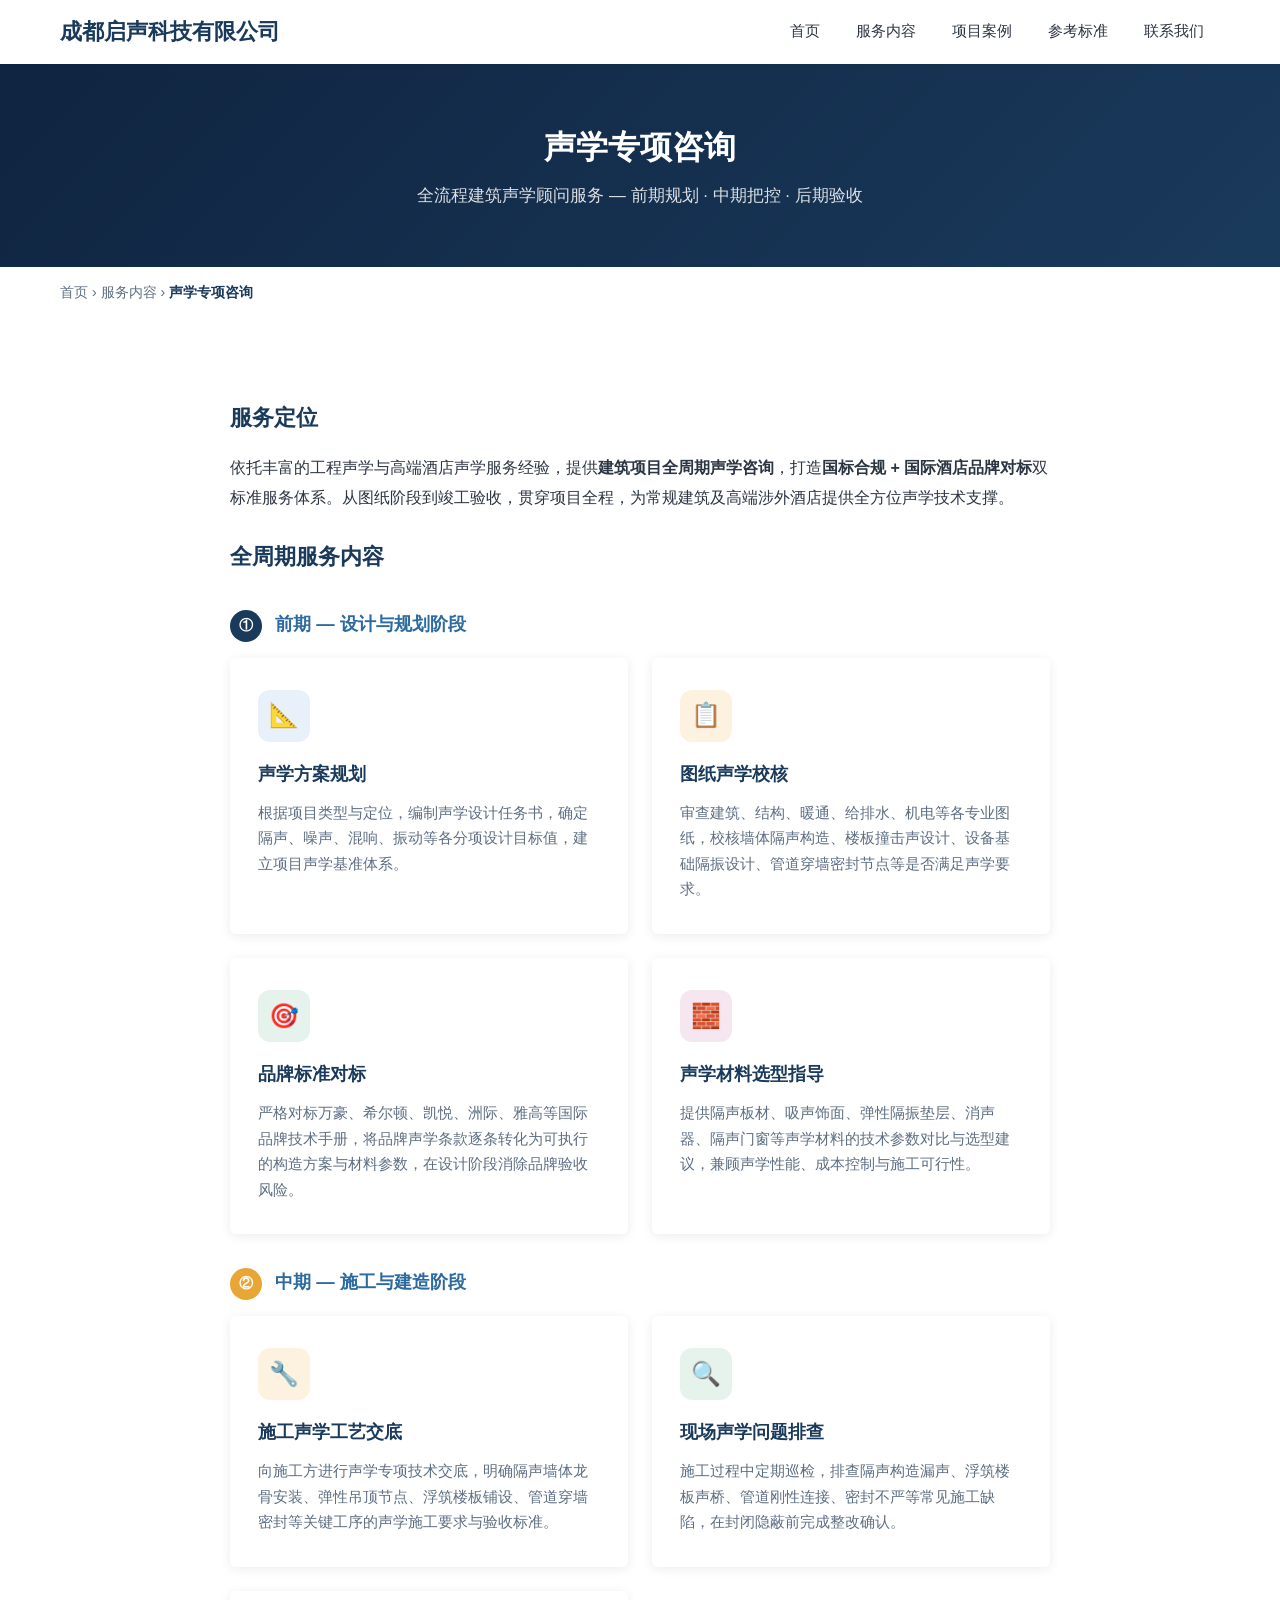
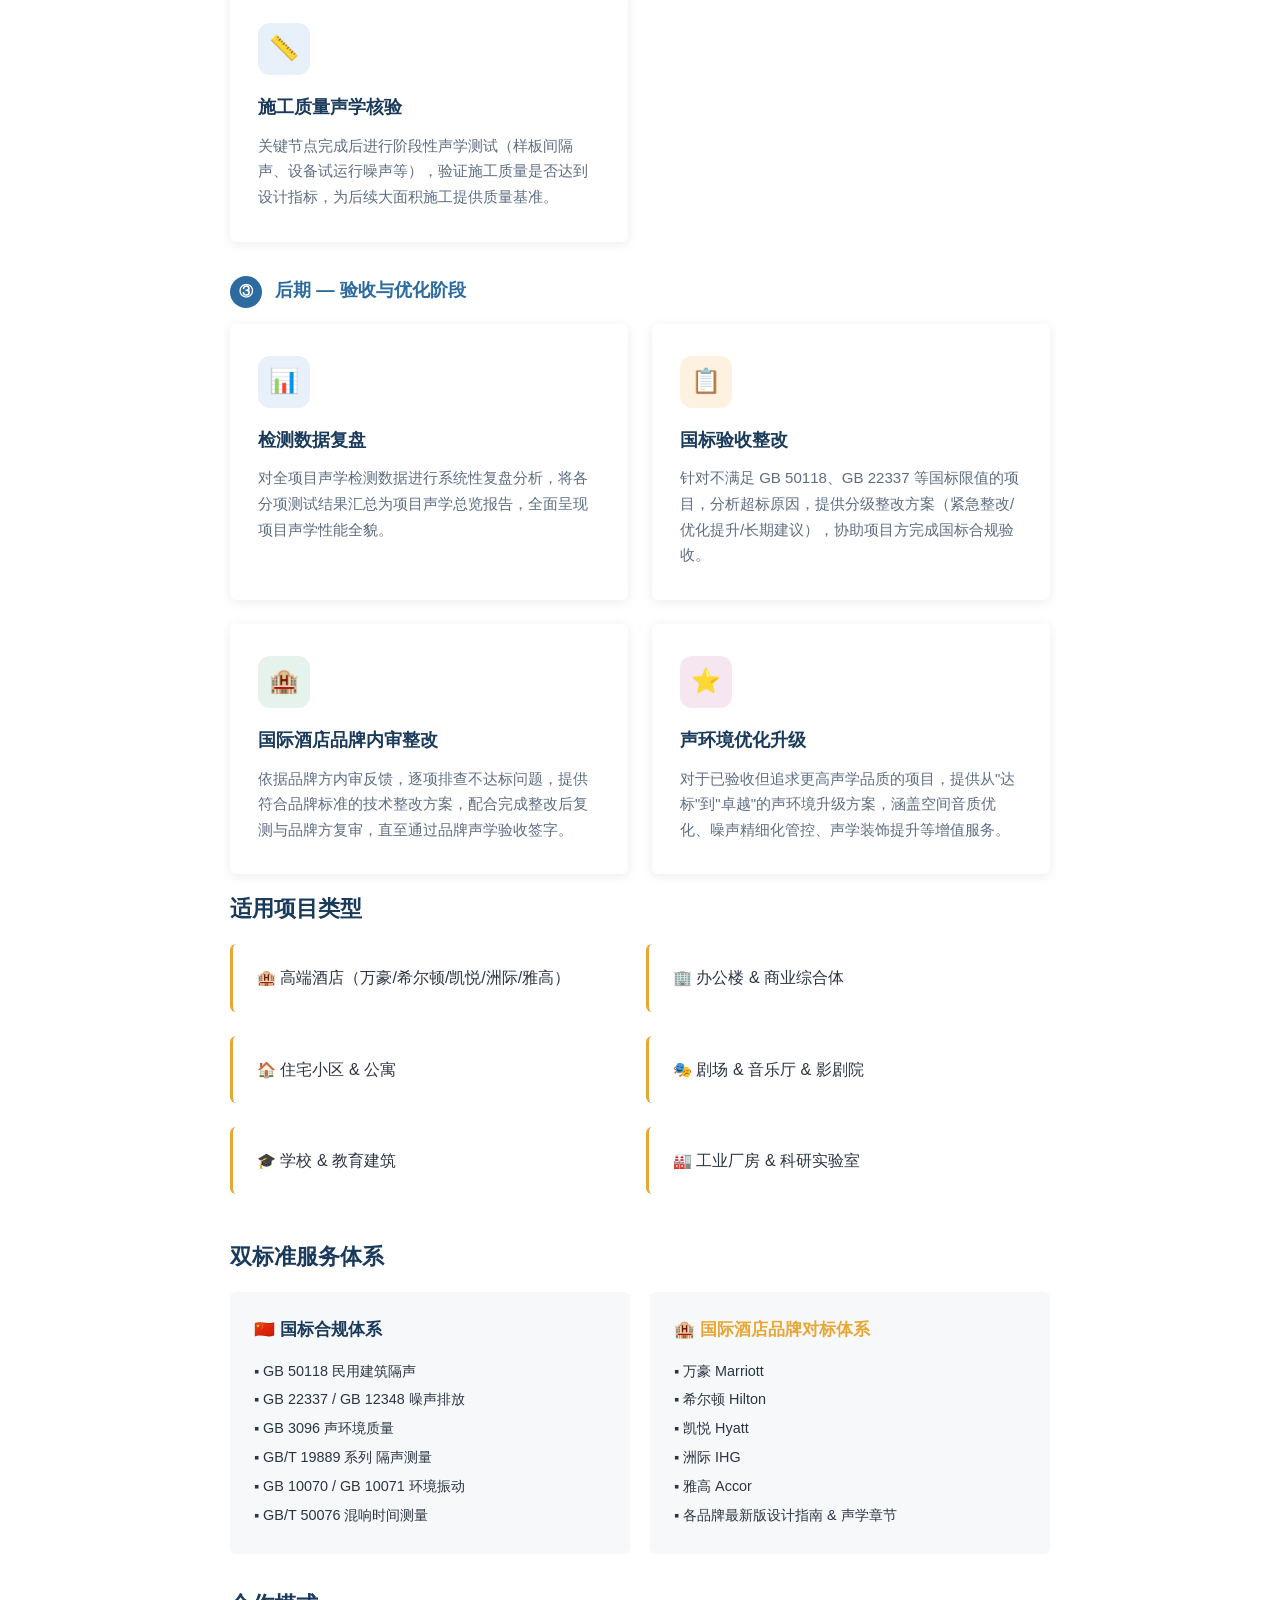
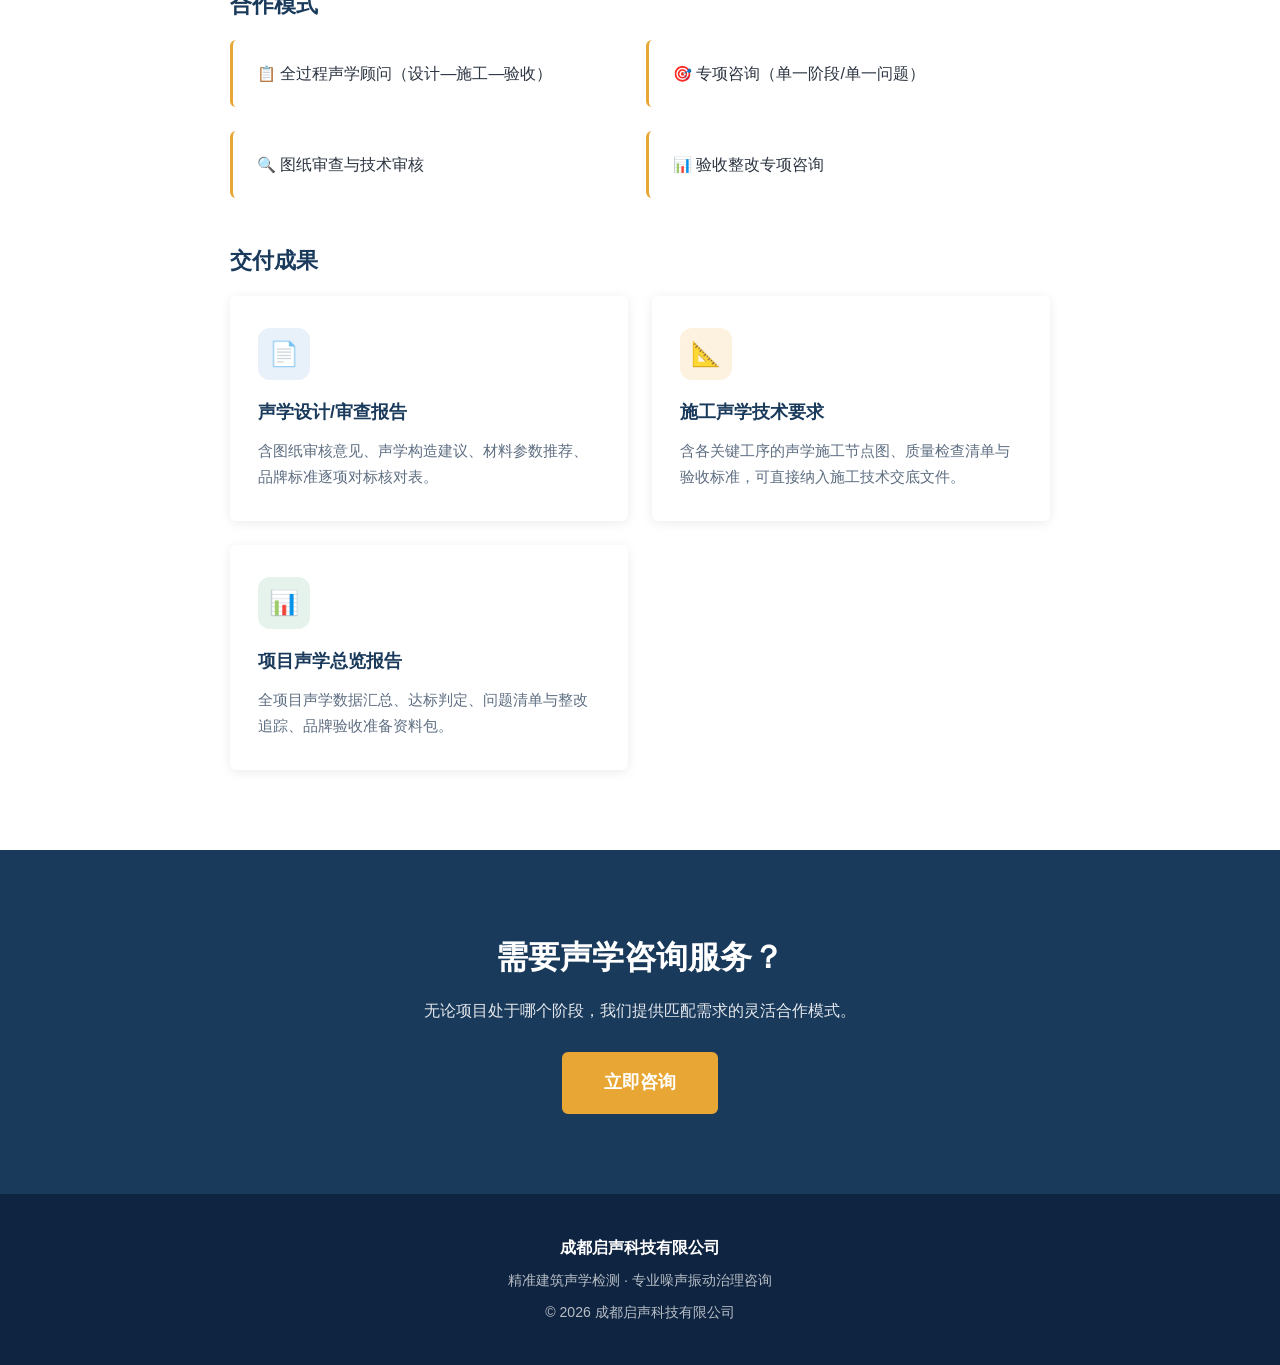
<file: services/consulting.html>
<!DOCTYPE html>
<html lang="zh-CN">
<head>
  <meta charset="UTF-8">
  <meta name="viewport" content="width=device-width, initial-scale=1.0">
  <meta name="description" content="声学专项咨询 — 成都启声科技，全流程建筑声学顾问服务，国标合规与国际酒店品牌对标双标准体系。">
  <title>声学专项咨询 | 成都启声科技有限公司</title>
  <link rel="stylesheet" href="../css/style.css">
</head>
<body>

<nav class="nav">
  <div class="nav__inner">
    <a href="../index.html" class="nav__logo">成都启声科技有限公司</a>
    <button class="nav__toggle" id="navToggle" aria-label="菜单">
      <span></span><span></span><span></span>
    </button>
    <ul class="nav__links" id="navLinks">
      <li><a href="../index.html">首页</a></li>
      <li><a href="../services.html">服务内容</a></li>
      <li><a href="../cases.html">项目案例</a></li>
      <li><a href="../standards.html">参考标准</a></li>
      <li><a href="../contact.html">联系我们</a></li>
    </ul>
  </div>
</nav>

<section class="page-hero">
  <div class="container">
    <h1 class="page-hero__title">声学专项咨询</h1>
    <p class="page-hero__desc">全流程建筑声学顾问服务 — 前期规划 · 中期把控 · 后期验收</p>
  </div>
</section>

<div class="container">
  <div class="breadcrumb">
    <a href="../index.html">首页</a> &rsaquo;
    <a href="../services.html">服务内容</a> &rsaquo;
    <span>声学专项咨询</span>
  </div>
</div>

<!-- ════════════ 服务概述 ════════════ -->
<section class="section">
  <div class="container" style="max-width:860px;">

    <h2 style="color:var(--blue);font-size:1.4rem;margin-bottom:16px;">服务定位</h2>
    <p style="line-height:1.9;margin-bottom:24px;">
      依托丰富的工程声学与高端酒店声学服务经验，提供<strong>建筑项目全周期声学咨询</strong>，打造<strong>国标合规 + 国际酒店品牌对标</strong>双标准服务体系。从图纸阶段到竣工验收，贯穿项目全程，为常规建筑及高端涉外酒店提供全方位声学技术支撑。
    </p>

    <h2 style="color:var(--blue);font-size:1.4rem;margin-bottom:16px;">全周期服务内容</h2>

    <!-- 前期 -->
    <h3 style="color:var(--blue-light);margin:32px 0 16px;font-size:1.15rem;">
      <span style="display:inline-block;width:32px;height:32px;background:var(--blue);color:var(--white);border-radius:50%;text-align:center;line-height:32px;font-size:.85rem;margin-right:8px;">①</span>
      前期 — 设计与规划阶段
    </h3>
    <div class="cards" style="margin-bottom:16px;">
      <div class="card">
        <div class="card__icon" style="background:#e8f0fa;color:#1a3a5c;">📐</div>
        <h3 class="card__title">声学方案规划</h3>
        <p class="card__text">根据项目类型与定位，编制声学设计任务书，确定隔声、噪声、混响、振动等各分项设计目标值，建立项目声学基准体系。</p>
      </div>
      <div class="card">
        <div class="card__icon" style="background:#fdf2e0;color:#d4782f;">📋</div>
        <h3 class="card__title">图纸声学校核</h3>
        <p class="card__text">审查建筑、结构、暖通、给排水、机电等各专业图纸，校核墙体隔声构造、楼板撞击声设计、设备基础隔振设计、管道穿墙密封节点等是否满足声学要求。</p>
      </div>
      <div class="card">
        <div class="card__icon" style="background:#e6f3ec;color:#2d8052;">🎯</div>
        <h3 class="card__title">品牌标准对标</h3>
        <p class="card__text">严格对标万豪、希尔顿、凯悦、洲际、雅高等国际品牌技术手册，将品牌声学条款逐条转化为可执行的构造方案与材料参数，在设计阶段消除品牌验收风险。</p>
      </div>
      <div class="card">
        <div class="card__icon" style="background:#f5e6f0;color:#8b3a75;">🧱</div>
        <h3 class="card__title">声学材料选型指导</h3>
        <p class="card__text">提供隔声板材、吸声饰面、弹性隔振垫层、消声器、隔声门窗等声学材料的技术参数对比与选型建议，兼顾声学性能、成本控制与施工可行性。</p>
      </div>
    </div>

    <!-- 中期 -->
    <h3 style="color:var(--blue-light);margin:32px 0 16px;font-size:1.15rem;">
      <span style="display:inline-block;width:32px;height:32px;background:var(--accent);color:var(--white);border-radius:50%;text-align:center;line-height:32px;font-size:.85rem;margin-right:8px;">②</span>
      中期 — 施工与建造阶段
    </h3>
    <div class="cards" style="margin-bottom:16px;">
      <div class="card">
        <div class="card__icon" style="background:#fdf2e0;color:#d4782f;">🔧</div>
        <h3 class="card__title">施工声学工艺交底</h3>
        <p class="card__text">向施工方进行声学专项技术交底，明确隔声墙体龙骨安装、弹性吊顶节点、浮筑楼板铺设、管道穿墙密封等关键工序的声学施工要求与验收标准。</p>
      </div>
      <div class="card">
        <div class="card__icon" style="background:#e6f3ec;color:#2d8052;">🔍</div>
        <h3 class="card__title">现场声学问题排查</h3>
        <p class="card__text">施工过程中定期巡检，排查隔声构造漏声、浮筑楼板声桥、管道刚性连接、密封不严等常见施工缺陷，在封闭隐蔽前完成整改确认。</p>
      </div>
      <div class="card">
        <div class="card__icon" style="background:#e8f0fa;color:#1a3a5c;">📏</div>
        <h3 class="card__title">施工质量声学核验</h3>
        <p class="card__text">关键节点完成后进行阶段性声学测试（样板间隔声、设备试运行噪声等），验证施工质量是否达到设计指标，为后续大面积施工提供质量基准。</p>
      </div>
    </div>

    <!-- 后期 -->
    <h3 style="color:var(--blue-light);margin:32px 0 16px;font-size:1.15rem;">
      <span style="display:inline-block;width:32px;height:32px;background:var(--blue-light);color:var(--white);border-radius:50%;text-align:center;line-height:32px;font-size:.85rem;margin-right:8px;">③</span>
      后期 — 验收与优化阶段
    </h3>
    <div class="cards" style="margin-bottom:16px;">
      <div class="card">
        <div class="card__icon" style="background:#e8f0fa;color:#1a3a5c;">📊</div>
        <h3 class="card__title">检测数据复盘</h3>
        <p class="card__text">对全项目声学检测数据进行系统性复盘分析，将各分项测试结果汇总为项目声学总览报告，全面呈现项目声学性能全貌。</p>
      </div>
      <div class="card">
        <div class="card__icon" style="background:#fdf2e0;color:#d4782f;">📋</div>
        <h3 class="card__title">国标验收整改</h3>
        <p class="card__text">针对不满足 GB 50118、GB 22337 等国标限值的项目，分析超标原因，提供分级整改方案（紧急整改/优化提升/长期建议），协助项目方完成国标合规验收。</p>
      </div>
      <div class="card">
        <div class="card__icon" style="background:#e6f3ec;color:#2d8052;">🏨</div>
        <h3 class="card__title">国际酒店品牌内审整改</h3>
        <p class="card__text">依据品牌方内审反馈，逐项排查不达标问题，提供符合品牌标准的技术整改方案，配合完成整改后复测与品牌方复审，直至通过品牌声学验收签字。</p>
      </div>
      <div class="card">
        <div class="card__icon" style="background:#f5e6f0;color:#8b3a75;">⭐</div>
        <h3 class="card__title">声环境优化升级</h3>
        <p class="card__text">对于已验收但追求更高声学品质的项目，提供从"达标"到"卓越"的声环境升级方案，涵盖空间音质优化、噪声精细化管控、声学装饰提升等增值服务。</p>
      </div>
    </div>

    <h2 style="color:var(--blue);font-size:1.4rem;margin-bottom:16px;">适用项目类型</h2>
    <div style="display:grid;grid-template-columns:1fr 1fr;gap:12px;margin-bottom:32px;">
      <div class="standard-item"><span class="standard-item__code">🏨</span> <span class="standard-item__name">高端酒店（万豪/希尔顿/凯悦/洲际/雅高）</span></div>
      <div class="standard-item"><span class="standard-item__code">🏢</span> <span class="standard-item__name">办公楼 & 商业综合体</span></div>
      <div class="standard-item"><span class="standard-item__code">🏠</span> <span class="standard-item__name">住宅小区 & 公寓</span></div>
      <div class="standard-item"><span class="standard-item__code">🎭</span> <span class="standard-item__name">剧场 & 音乐厅 & 影剧院</span></div>
      <div class="standard-item"><span class="standard-item__code">🎓</span> <span class="standard-item__name">学校 & 教育建筑</span></div>
      <div class="standard-item"><span class="standard-item__code">🏭</span> <span class="standard-item__name">工业厂房 & 科研实验室</span></div>
    </div>

    <h2 style="color:var(--blue);font-size:1.4rem;margin-bottom:16px;">双标准服务体系</h2>

    <div style="display:grid;grid-template-columns:1fr 1fr;gap:20px;margin-bottom:32px;">
      <div style="padding:24px;background:var(--gray-100);border-radius:var(--radius);">
        <h3 style="color:var(--blue);margin-bottom:12px;font-size:1.05rem;">🇨🇳 国标合规体系</h3>
        <ul style="list-style:none;padding:0;font-size:.9rem;line-height:2;color:var(--gray-800);">
          <li>▪ GB 50118 民用建筑隔声</li>
          <li>▪ GB 22337 / GB 12348 噪声排放</li>
          <li>▪ GB 3096 声环境质量</li>
          <li>▪ GB/T 19889 系列 隔声测量</li>
          <li>▪ GB 10070 / GB 10071 环境振动</li>
          <li>▪ GB/T 50076 混响时间测量</li>
        </ul>
      </div>
      <div style="padding:24px;background:var(--gray-100);border-radius:var(--radius);">
        <h3 style="color:var(--accent);margin-bottom:12px;font-size:1.05rem;">🏨 国际酒店品牌对标体系</h3>
        <ul style="list-style:none;padding:0;font-size:.9rem;line-height:2;color:var(--gray-800);">
          <li>▪ 万豪 Marriott</li>
          <li>▪ 希尔顿 Hilton</li>
          <li>▪ 凯悦 Hyatt</li>
          <li>▪ 洲际 IHG</li>
          <li>▪ 雅高 Accor</li>
          <li>▪ 各品牌最新版设计指南 & 声学章节</li>
        </ul>
      </div>
    </div>

    <h2 style="color:var(--blue);font-size:1.4rem;margin-bottom:16px;">合作模式</h2>
    <div style="display:grid;grid-template-columns:1fr 1fr;gap:12px;margin-bottom:32px;">
      <div class="standard-item"><span class="standard-item__code">📋</span> <span class="standard-item__name">全过程声学顾问（设计—施工—验收）</span></div>
      <div class="standard-item"><span class="standard-item__code">🎯</span> <span class="standard-item__name">专项咨询（单一阶段/单一问题）</span></div>
      <div class="standard-item"><span class="standard-item__code">🔍</span> <span class="standard-item__name">图纸审查与技术审核</span></div>
      <div class="standard-item"><span class="standard-item__code">📊</span> <span class="standard-item__name">验收整改专项咨询</span></div>
    </div>

    <h2 style="color:var(--blue);font-size:1.4rem;margin-bottom:16px;">交付成果</h2>
    <div class="cards">
      <div class="card">
        <div class="card__icon" style="background:#e8f0fa;color:#1a3a5c;">📄</div>
        <h3 class="card__title">声学设计/审查报告</h3>
        <p class="card__text">含图纸审核意见、声学构造建议、材料参数推荐、品牌标准逐项对标核对表。</p>
      </div>
      <div class="card">
        <div class="card__icon" style="background:#fdf2e0;color:#d4782f;">📐</div>
        <h3 class="card__title">施工声学技术要求</h3>
        <p class="card__text">含各关键工序的声学施工节点图、质量检查清单与验收标准，可直接纳入施工技术交底文件。</p>
      </div>
      <div class="card">
        <div class="card__icon" style="background:#e6f3ec;color:#2d8052;">📊</div>
        <h3 class="card__title">项目声学总览报告</h3>
        <p class="card__text">全项目声学数据汇总、达标判定、问题清单与整改追踪、品牌验收准备资料包。</p>
      </div>
    </div>

  </div>
</section>

<section class="section section--dark" style="text-align:center;">
  <div class="container">
    <h2 class="section__title">需要声学咨询服务？</h2>
    <p style="margin-bottom:28px;opacity:.88;">无论项目处于哪个阶段，我们提供匹配需求的灵活合作模式。</p>
    <a href="../contact.html" class="btn btn--primary" style="font-size:1.1rem;padding:14px 40px;">立即咨询</a>
  </div>
</section>

<footer class="footer">
  <div class="container">
    <div class="footer__brand">成都启声科技有限公司</div>
    <p>精准建筑声学检测 · 专业噪声振动治理咨询</p>
    <p style="margin-top:8px;">© 2026 成都启声科技有限公司</p>
  </div>
</footer>

<script src="../js/main.js"></script>
</body>
</html>
</file>
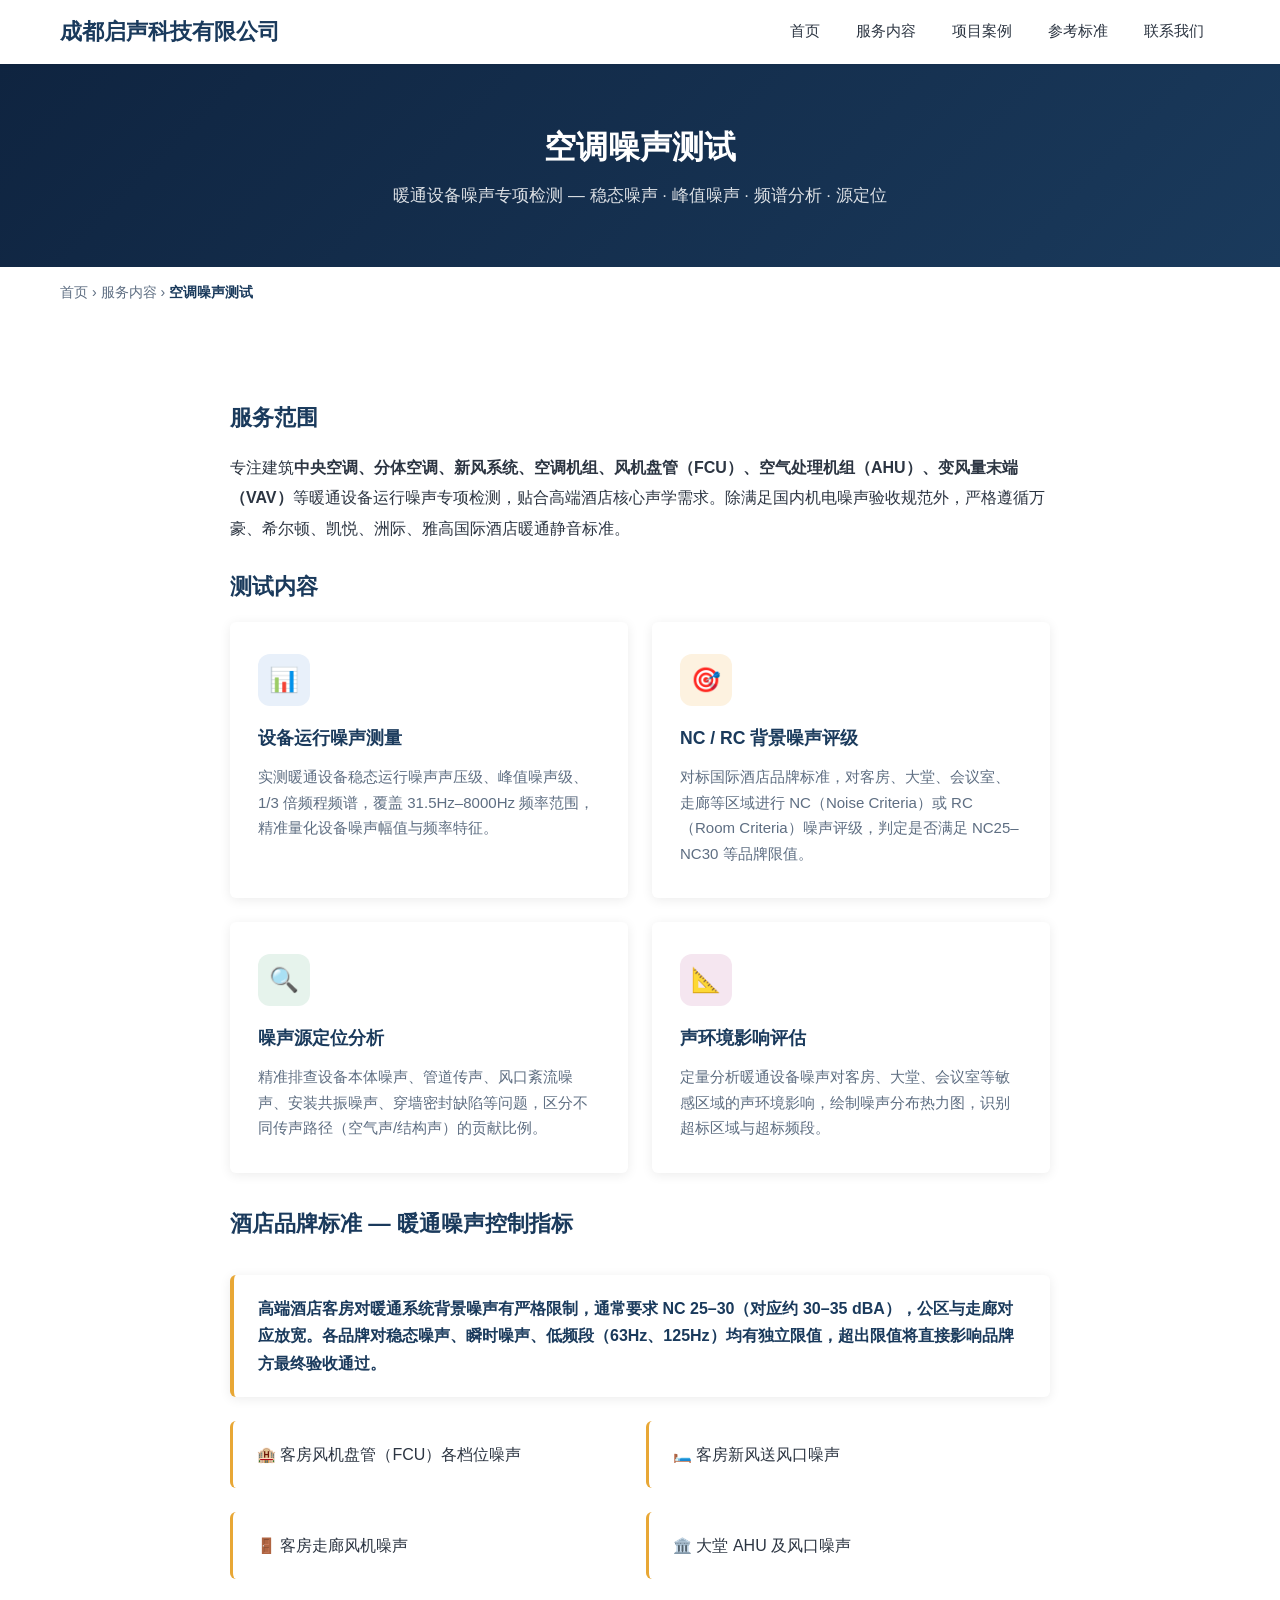
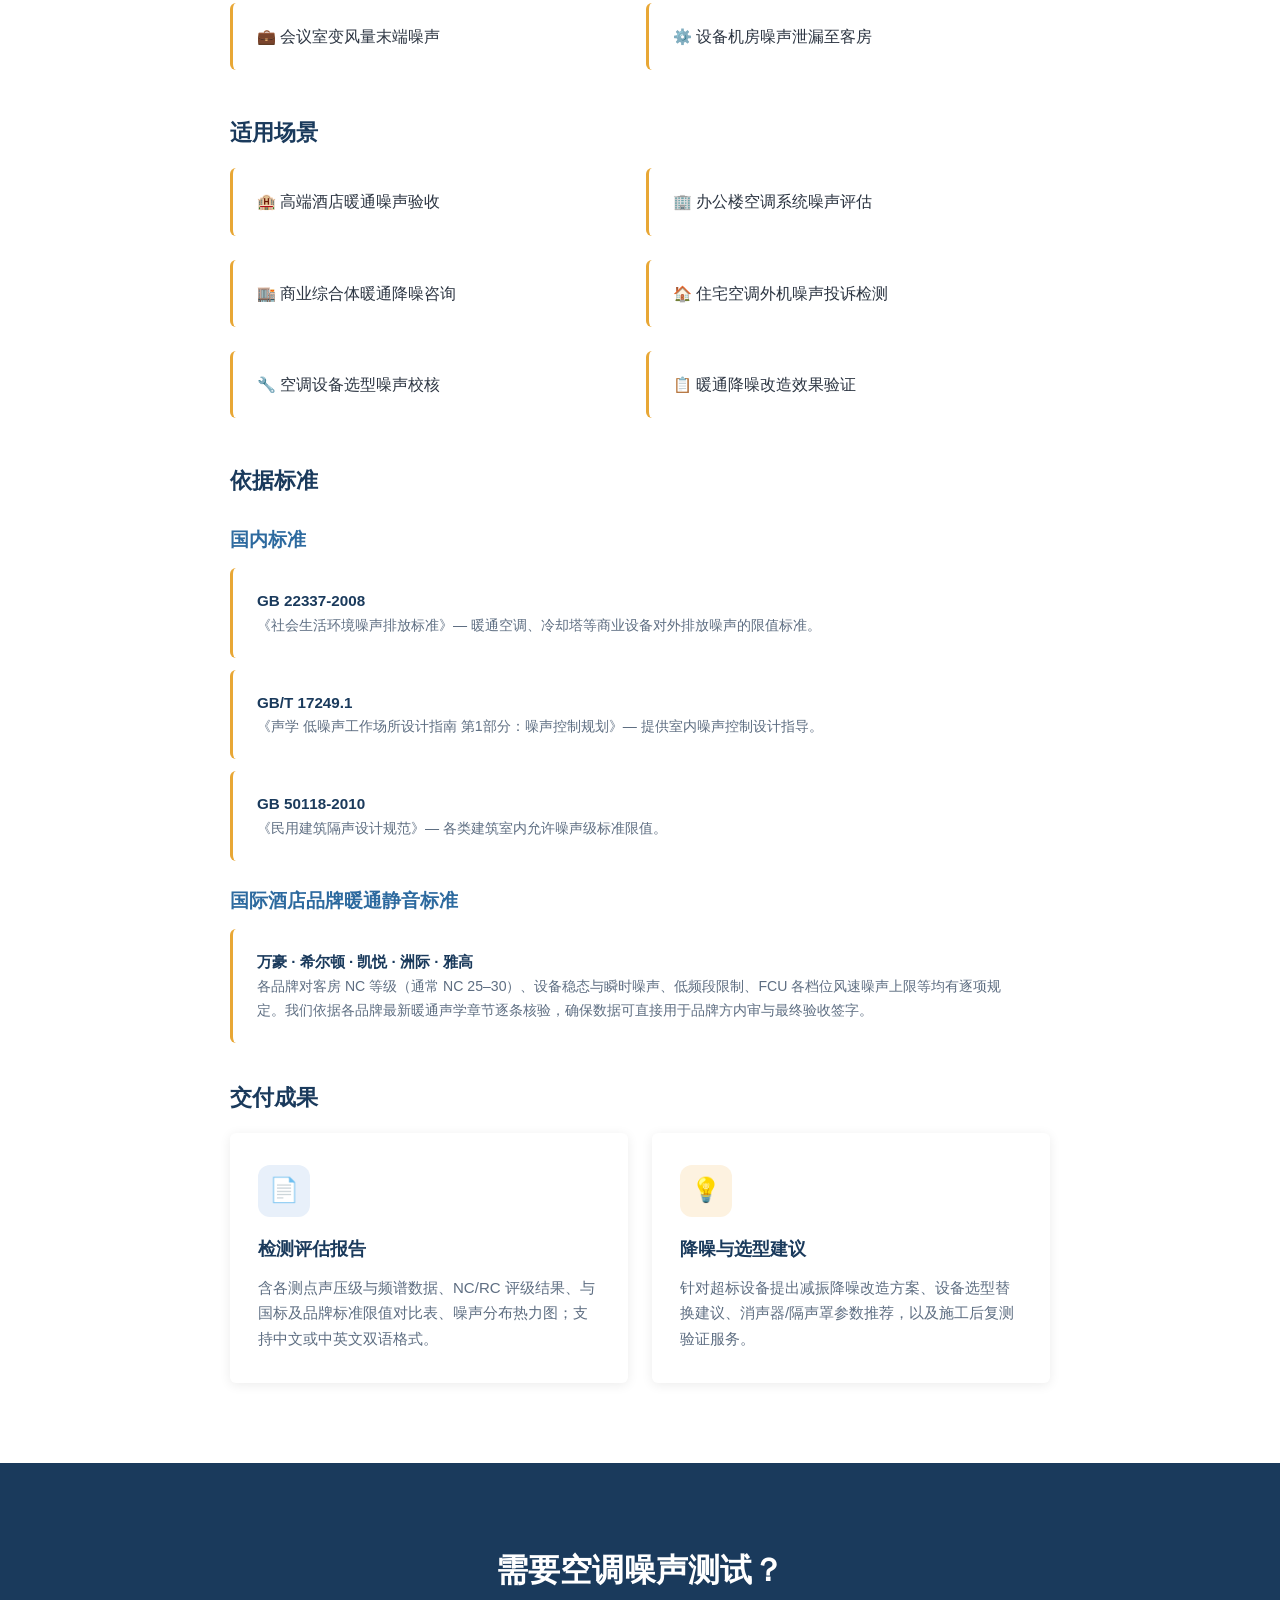
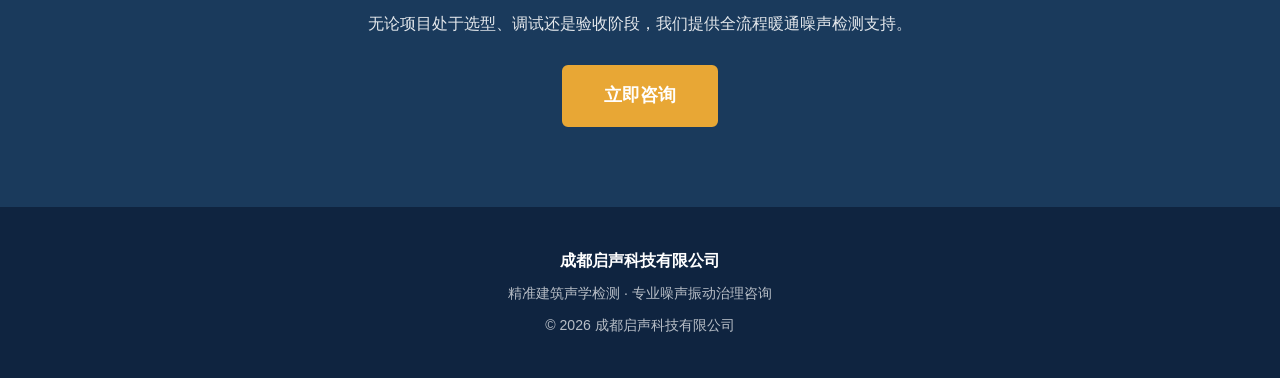
<file: services/hvac-noise.html>
<!DOCTYPE html>
<html lang="zh-CN">
<head>
  <meta charset="UTF-8">
  <meta name="viewport" content="width=device-width, initial-scale=1.0">
  <meta name="description" content="空调噪声测试 — 成都启声科技，暖通设备噪声检测、NC/RC评级、国际酒店品牌静音标准核验。">
  <title>空调噪声测试 | 成都启声科技有限公司</title>
  <link rel="stylesheet" href="../css/style.css">
</head>
<body>

<nav class="nav">
  <div class="nav__inner">
    <a href="../index.html" class="nav__logo">成都启声科技有限公司</a>
    <button class="nav__toggle" id="navToggle" aria-label="菜单">
      <span></span><span></span><span></span>
    </button>
    <ul class="nav__links" id="navLinks">
      <li><a href="../index.html">首页</a></li>
      <li><a href="../services.html">服务内容</a></li>
      <li><a href="../cases.html">项目案例</a></li>
      <li><a href="../standards.html">参考标准</a></li>
      <li><a href="../contact.html">联系我们</a></li>
    </ul>
  </div>
</nav>

<section class="page-hero">
  <div class="container">
    <h1 class="page-hero__title">空调噪声测试</h1>
    <p class="page-hero__desc">暖通设备噪声专项检测 — 稳态噪声 · 峰值噪声 · 频谱分析 · 源定位</p>
  </div>
</section>

<div class="container">
  <div class="breadcrumb">
    <a href="../index.html">首页</a> &rsaquo;
    <a href="../services.html">服务内容</a> &rsaquo;
    <span>空调噪声测试</span>
  </div>
</div>

<!-- ════════════ 服务概述 ════════════ -->
<section class="section">
  <div class="container" style="max-width:860px;">

    <h2 style="color:var(--blue);font-size:1.4rem;margin-bottom:16px;">服务范围</h2>
    <p style="line-height:1.9;margin-bottom:24px;">
      专注建筑<strong>中央空调、分体空调、新风系统、空调机组、风机盘管（FCU）、空气处理机组（AHU）、变风量末端（VAV）</strong>等暖通设备运行噪声专项检测，贴合高端酒店核心声学需求。除满足国内机电噪声验收规范外，严格遵循万豪、希尔顿、凯悦、洲际、雅高国际酒店暖通静音标准。
    </p>

    <h2 style="color:var(--blue);font-size:1.4rem;margin-bottom:16px;">测试内容</h2>

    <div class="cards" style="margin-bottom:32px;">
      <div class="card">
        <div class="card__icon" style="background:#e8f0fa;color:#1a3a5c;">📊</div>
        <h3 class="card__title">设备运行噪声测量</h3>
        <p class="card__text">实测暖通设备稳态运行噪声声压级、峰值噪声级、1/3 倍频程频谱，覆盖 31.5Hz–8000Hz 频率范围，精准量化设备噪声幅值与频率特征。</p>
      </div>
      <div class="card">
        <div class="card__icon" style="background:#fdf2e0;color:#d4782f;">🎯</div>
        <h3 class="card__title">NC / RC 背景噪声评级</h3>
        <p class="card__text">对标国际酒店品牌标准，对客房、大堂、会议室、走廊等区域进行 NC（Noise Criteria）或 RC（Room Criteria）噪声评级，判定是否满足 NC25–NC30 等品牌限值。</p>
      </div>
      <div class="card">
        <div class="card__icon" style="background:#e6f3ec;color:#2d8052;">🔍</div>
        <h3 class="card__title">噪声源定位分析</h3>
        <p class="card__text">精准排查设备本体噪声、管道传声、风口紊流噪声、安装共振噪声、穿墙密封缺陷等问题，区分不同传声路径（空气声/结构声）的贡献比例。</p>
      </div>
      <div class="card">
        <div class="card__icon" style="background:#f5e6f0;color:#8b3a75;">📐</div>
        <h3 class="card__title">声环境影响评估</h3>
        <p class="card__text">定量分析暖通设备噪声对客房、大堂、会议室等敏感区域的声环境影响，绘制噪声分布热力图，识别超标区域与超标频段。</p>
      </div>
    </div>

    <h2 style="color:var(--blue);font-size:1.4rem;margin-bottom:16px;">酒店品牌标准 — 暖通噪声控制指标</h2>

    <div class="highlight-box" style="margin-bottom:24px;">
      <p>高端酒店客房对暖通系统背景噪声有严格限制，通常要求 NC 25–30（对应约 30–35 dBA），公区与走廊对应放宽。各品牌对稳态噪声、瞬时噪声、低频段（63Hz、125Hz）均有独立限值，超出限值将直接影响品牌方最终验收通过。</p>
    </div>

    <div style="display:grid;grid-template-columns:1fr 1fr;gap:12px;margin-bottom:32px;">
      <div class="standard-item"><span class="standard-item__code">🏨</span> <span class="standard-item__name">客房风机盘管（FCU）各档位噪声</span></div>
      <div class="standard-item"><span class="standard-item__code">🛏️</span> <span class="standard-item__name">客房新风送风口噪声</span></div>
      <div class="standard-item"><span class="standard-item__code">🚪</span> <span class="standard-item__name">客房走廊风机噪声</span></div>
      <div class="standard-item"><span class="standard-item__code">🏛️</span> <span class="standard-item__name">大堂 AHU 及风口噪声</span></div>
      <div class="standard-item"><span class="standard-item__code">💼</span> <span class="standard-item__name">会议室变风量末端噪声</span></div>
      <div class="standard-item"><span class="standard-item__code">⚙️</span> <span class="standard-item__name">设备机房噪声泄漏至客房</span></div>
    </div>

    <h2 style="color:var(--blue);font-size:1.4rem;margin-bottom:16px;">适用场景</h2>
    <div style="display:grid;grid-template-columns:1fr 1fr;gap:12px;margin-bottom:32px;">
      <div class="standard-item"><span class="standard-item__code">🏨</span> <span class="standard-item__name">高端酒店暖通噪声验收</span></div>
      <div class="standard-item"><span class="standard-item__code">🏢</span> <span class="standard-item__name">办公楼空调系统噪声评估</span></div>
      <div class="standard-item"><span class="standard-item__code">🏬</span> <span class="standard-item__name">商业综合体暖通降噪咨询</span></div>
      <div class="standard-item"><span class="standard-item__code">🏠</span> <span class="standard-item__name">住宅空调外机噪声投诉检测</span></div>
      <div class="standard-item"><span class="standard-item__code">🔧</span> <span class="standard-item__name">空调设备选型噪声校核</span></div>
      <div class="standard-item"><span class="standard-item__code">📋</span> <span class="standard-item__name">暖通降噪改造效果验证</span></div>
    </div>

    <h2 style="color:var(--blue);font-size:1.4rem;margin-bottom:16px;">依据标准</h2>

    <h3 style="color:var(--blue-light);margin:24px 0 12px;">国内标准</h3>
    <div class="standard-item">
      <div class="standard-item__code">GB 22337-2008</div>
      <div class="standard-item__desc">《社会生活环境噪声排放标准》— 暖通空调、冷却塔等商业设备对外排放噪声的限值标准。</div>
    </div>
    <div class="standard-item">
      <div class="standard-item__code">GB/T 17249.1</div>
      <div class="standard-item__desc">《声学 低噪声工作场所设计指南 第1部分：噪声控制规划》— 提供室内噪声控制设计指导。</div>
    </div>
    <div class="standard-item">
      <div class="standard-item__code">GB 50118-2010</div>
      <div class="standard-item__desc">《民用建筑隔声设计规范》— 各类建筑室内允许噪声级标准限值。</div>
    </div>

    <h3 style="color:var(--blue-light);margin:24px 0 12px;">国际酒店品牌暖通静音标准</h3>
    <div class="standard-item" style="border-left-color:var(--accent);">
      <div class="standard-item__code">万豪 · 希尔顿 · 凯悦 · 洲际 · 雅高</div>
      <div class="standard-item__desc">
        各品牌对客房 NC 等级（通常 NC 25–30）、设备稳态与瞬时噪声、低频段限制、FCU 各档位风速噪声上限等均有逐项规定。我们依据各品牌最新暖通声学章节逐条核验，确保数据可直接用于品牌方内审与最终验收签字。
      </div>
    </div>

    <h2 style="color:var(--blue);font-size:1.4rem;margin:36px 0 16px;">交付成果</h2>
    <div class="cards">
      <div class="card">
        <div class="card__icon" style="background:#e8f0fa;color:#1a3a5c;">📄</div>
        <h3 class="card__title">检测评估报告</h3>
        <p class="card__text">含各测点声压级与频谱数据、NC/RC 评级结果、与国标及品牌标准限值对比表、噪声分布热力图；支持中文或中英文双语格式。</p>
      </div>
      <div class="card">
        <div class="card__icon" style="background:#fdf2e0;color:#d4782f;">💡</div>
        <h3 class="card__title">降噪与选型建议</h3>
        <p class="card__text">针对超标设备提出减振降噪改造方案、设备选型替换建议、消声器/隔声罩参数推荐，以及施工后复测验证服务。</p>
      </div>
    </div>

  </div>
</section>

<section class="section section--dark" style="text-align:center;">
  <div class="container">
    <h2 class="section__title">需要空调噪声测试？</h2>
    <p style="margin-bottom:28px;opacity:.88;">无论项目处于选型、调试还是验收阶段，我们提供全流程暖通噪声检测支持。</p>
    <a href="../contact.html" class="btn btn--primary" style="font-size:1.1rem;padding:14px 40px;">立即咨询</a>
  </div>
</section>

<footer class="footer">
  <div class="container">
    <div class="footer__brand">成都启声科技有限公司</div>
    <p>精准建筑声学检测 · 专业噪声振动治理咨询</p>
    <p style="margin-top:8px;">© 2026 成都启声科技有限公司</p>
  </div>
</footer>

<script src="../js/main.js"></script>
</body>
</html>
</file>
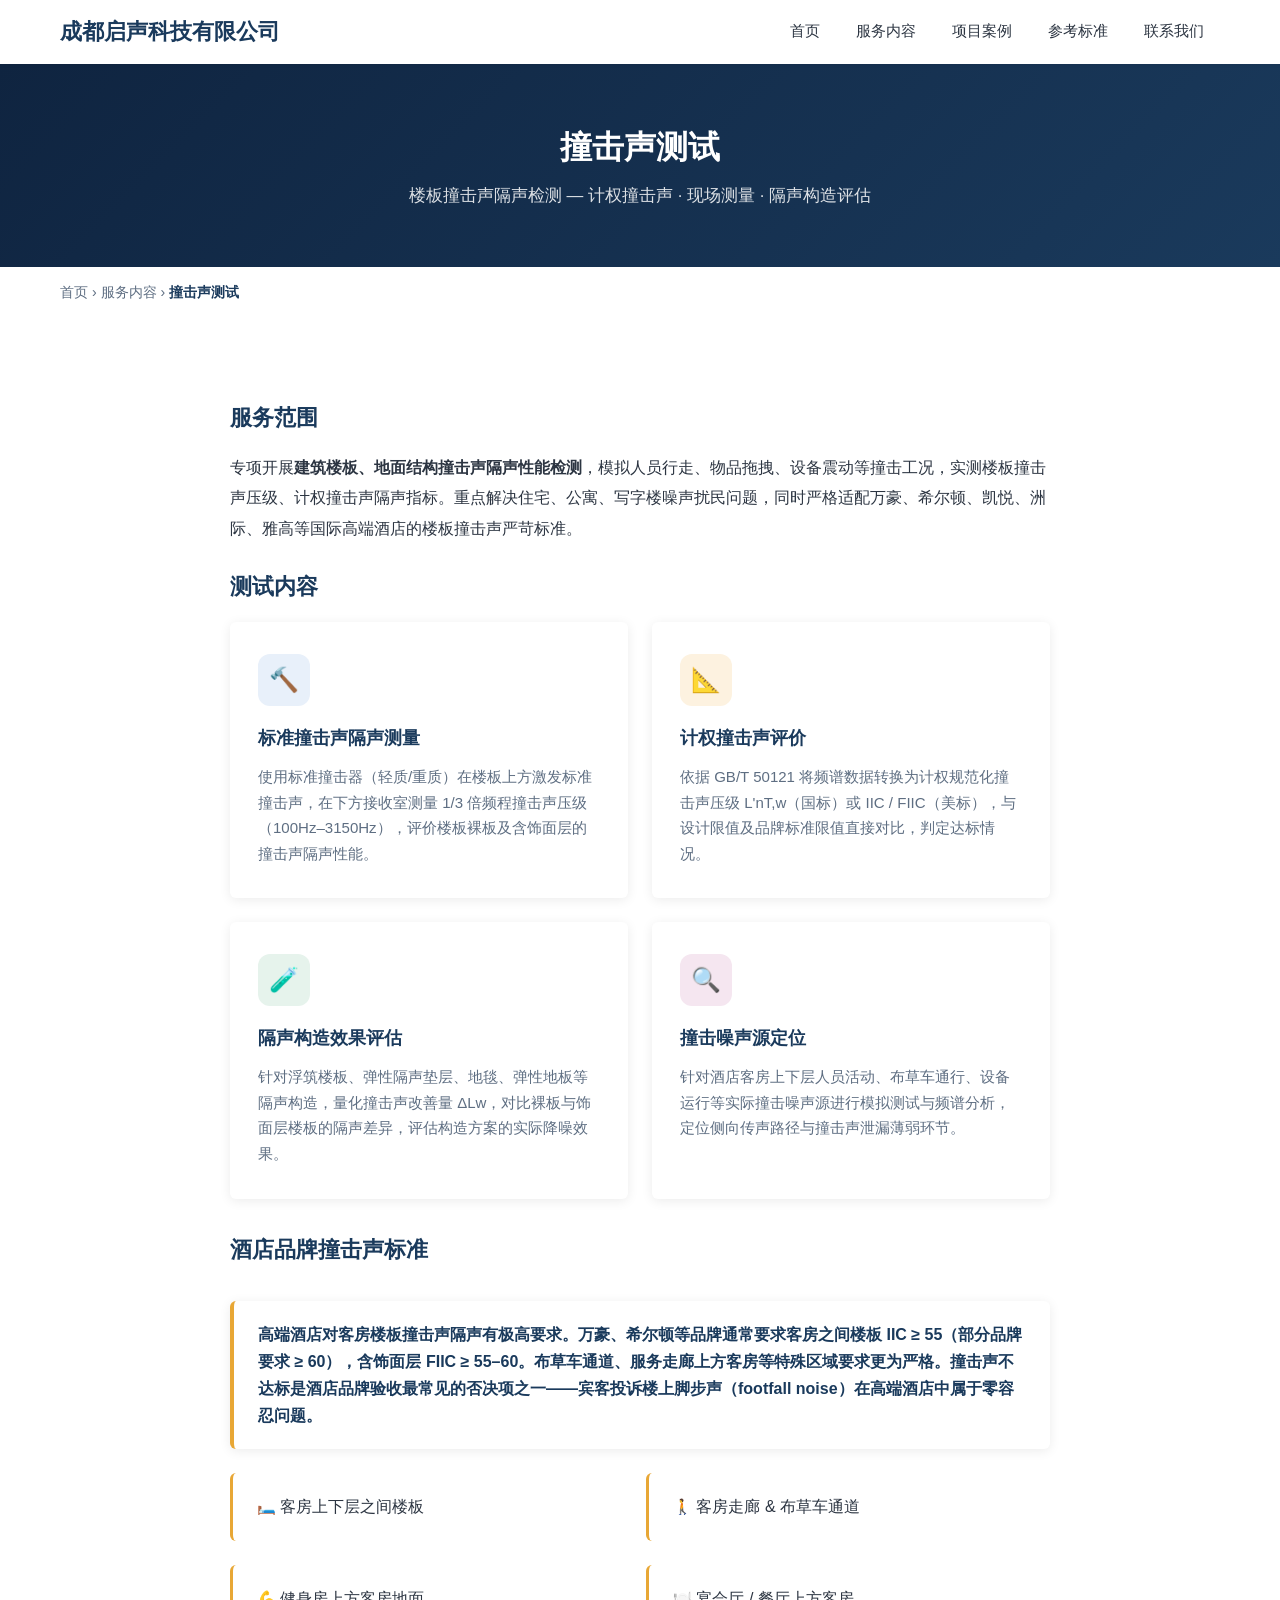
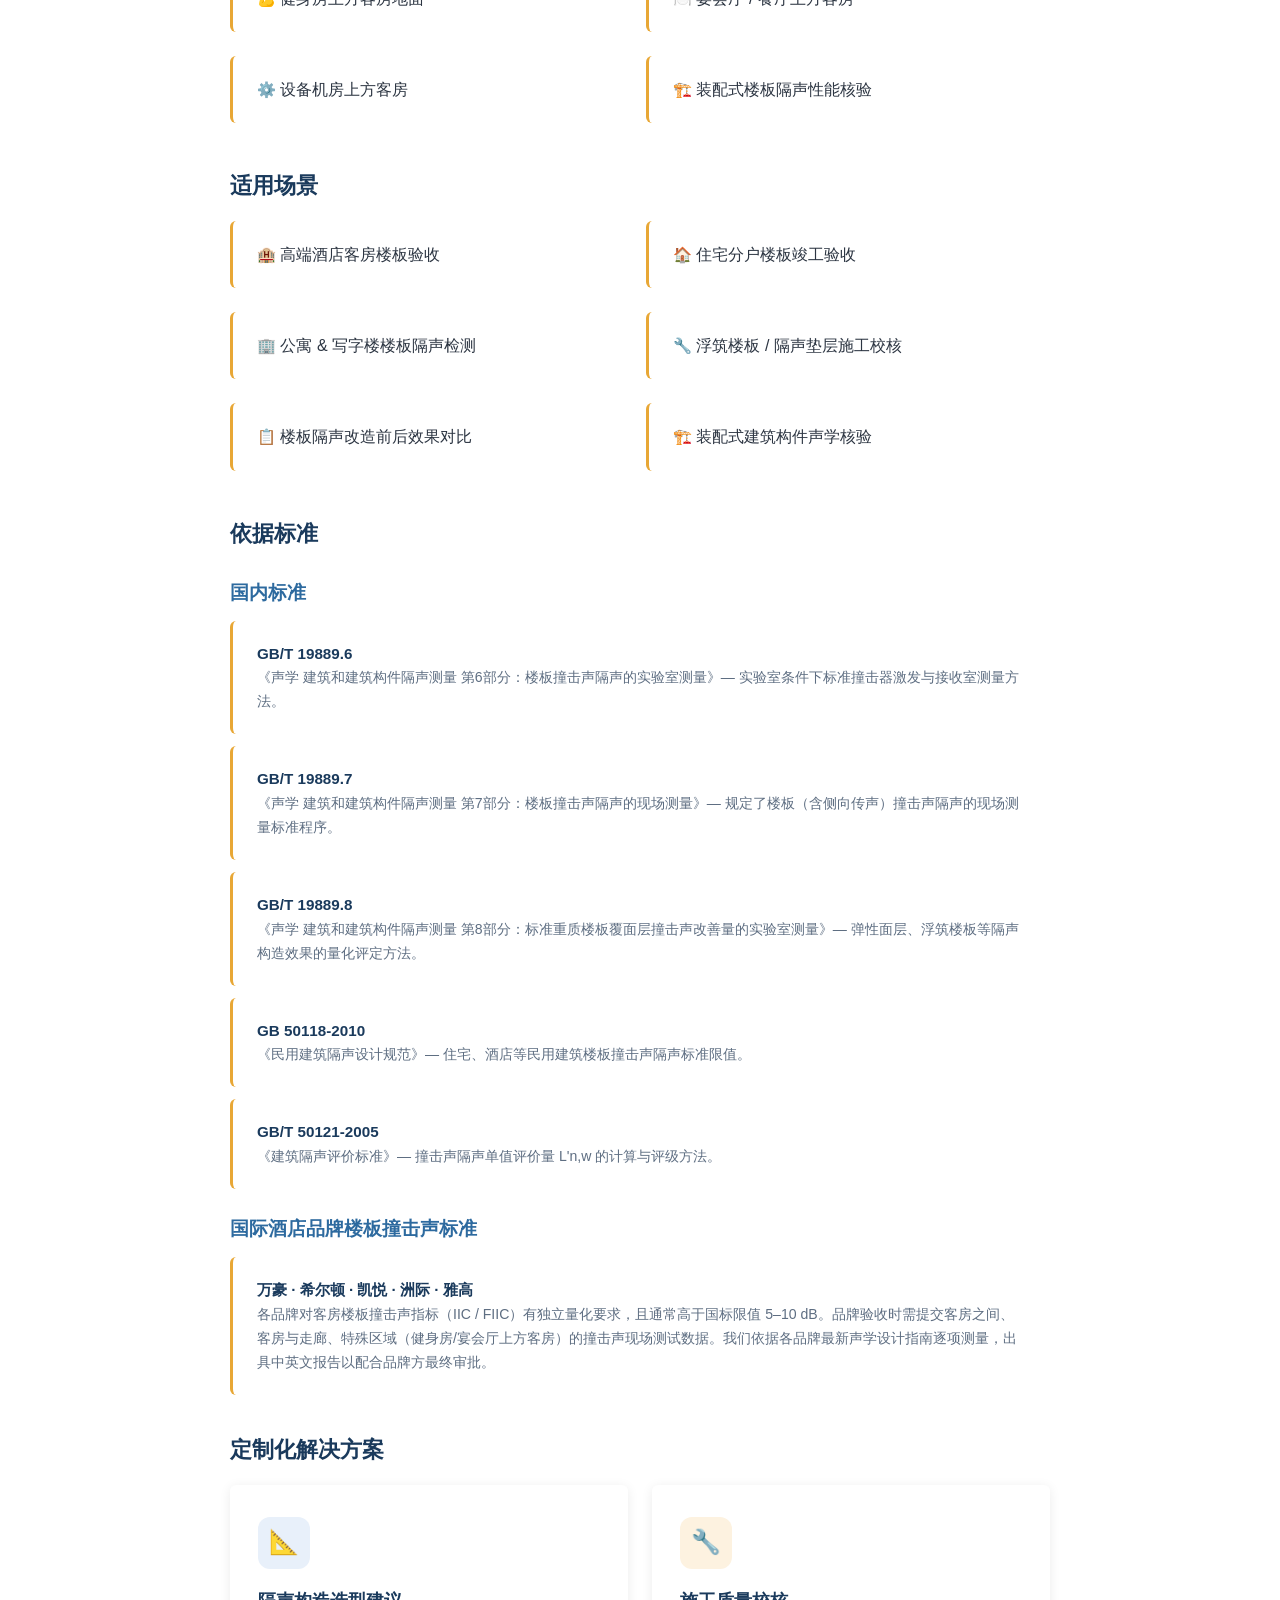
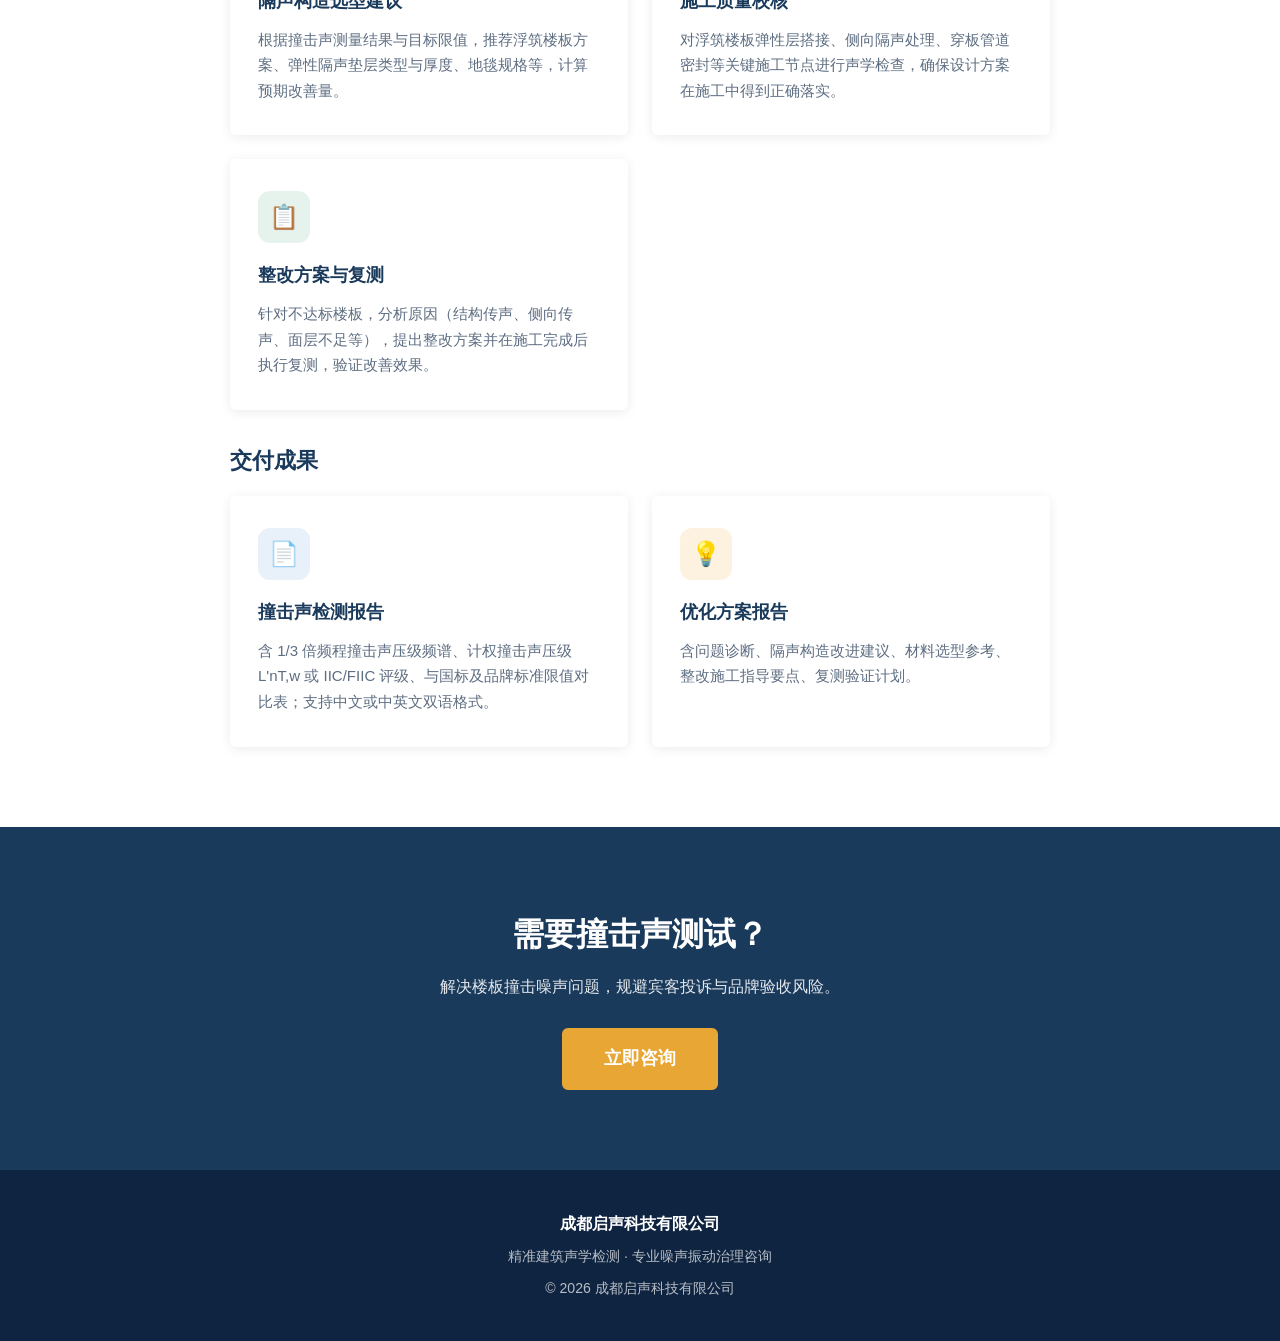
<file: services/impact-sound.html>
<!DOCTYPE html>
<html lang="zh-CN">
<head>
  <meta charset="UTF-8">
  <meta name="viewport" content="width=device-width, initial-scale=1.0">
  <meta name="description" content="撞击声测试 — 成都启声科技，楼板撞击声隔声检测、IIC评级、国际酒店品牌楼板隔声标准核验。">
  <title>撞击声测试 | 成都启声科技有限公司</title>
  <link rel="stylesheet" href="../css/style.css">
</head>
<body>

<nav class="nav">
  <div class="nav__inner">
    <a href="../index.html" class="nav__logo">成都启声科技有限公司</a>
    <button class="nav__toggle" id="navToggle" aria-label="菜单">
      <span></span><span></span><span></span>
    </button>
    <ul class="nav__links" id="navLinks">
      <li><a href="../index.html">首页</a></li>
      <li><a href="../services.html">服务内容</a></li>
      <li><a href="../cases.html">项目案例</a></li>
      <li><a href="../standards.html">参考标准</a></li>
      <li><a href="../contact.html">联系我们</a></li>
    </ul>
  </div>
</nav>

<section class="page-hero">
  <div class="container">
    <h1 class="page-hero__title">撞击声测试</h1>
    <p class="page-hero__desc">楼板撞击声隔声检测 — 计权撞击声 · 现场测量 · 隔声构造评估</p>
  </div>
</section>

<div class="container">
  <div class="breadcrumb">
    <a href="../index.html">首页</a> &rsaquo;
    <a href="../services.html">服务内容</a> &rsaquo;
    <span>撞击声测试</span>
  </div>
</div>

<!-- ════════════ 服务概述 ════════════ -->
<section class="section">
  <div class="container" style="max-width:860px;">

    <h2 style="color:var(--blue);font-size:1.4rem;margin-bottom:16px;">服务范围</h2>
    <p style="line-height:1.9;margin-bottom:24px;">
      专项开展<strong>建筑楼板、地面结构撞击声隔声性能检测</strong>，模拟人员行走、物品拖拽、设备震动等撞击工况，实测楼板撞击声压级、计权撞击声隔声指标。重点解决住宅、公寓、写字楼噪声扰民问题，同时严格适配万豪、希尔顿、凯悦、洲际、雅高等国际高端酒店的楼板撞击声严苛标准。
    </p>

    <h2 style="color:var(--blue);font-size:1.4rem;margin-bottom:16px;">测试内容</h2>

    <div class="cards" style="margin-bottom:32px;">
      <div class="card">
        <div class="card__icon" style="background:#e8f0fa;color:#1a3a5c;">🔨</div>
        <h3 class="card__title">标准撞击声隔声测量</h3>
        <p class="card__text">使用标准撞击器（轻质/重质）在楼板上方激发标准撞击声，在下方接收室测量 1/3 倍频程撞击声压级（100Hz–3150Hz），评价楼板裸板及含饰面层的撞击声隔声性能。</p>
      </div>
      <div class="card">
        <div class="card__icon" style="background:#fdf2e0;color:#d4782f;">📐</div>
        <h3 class="card__title">计权撞击声评价</h3>
        <p class="card__text">依据 GB/T 50121 将频谱数据转换为计权规范化撞击声压级 L'nT,w（国标）或 IIC / FIIC（美标），与设计限值及品牌标准限值直接对比，判定达标情况。</p>
      </div>
      <div class="card">
        <div class="card__icon" style="background:#e6f3ec;color:#2d8052;">🧪</div>
        <h3 class="card__title">隔声构造效果评估</h3>
        <p class="card__text">针对浮筑楼板、弹性隔声垫层、地毯、弹性地板等隔声构造，量化撞击声改善量 ΔLw，对比裸板与饰面层楼板的隔声差异，评估构造方案的实际降噪效果。</p>
      </div>
      <div class="card">
        <div class="card__icon" style="background:#f5e6f0;color:#8b3a75;">🔍</div>
        <h3 class="card__title">撞击噪声源定位</h3>
        <p class="card__text">针对酒店客房上下层人员活动、布草车通行、设备运行等实际撞击噪声源进行模拟测试与频谱分析，定位侧向传声路径与撞击声泄漏薄弱环节。</p>
      </div>
    </div>

    <h2 style="color:var(--blue);font-size:1.4rem;margin-bottom:16px;">酒店品牌撞击声标准</h2>

    <div class="highlight-box" style="margin-bottom:24px;">
      <p>高端酒店对客房楼板撞击声隔声有极高要求。万豪、希尔顿等品牌通常要求客房之间楼板 IIC ≥ 55（部分品牌要求 ≥ 60），含饰面层 FIIC ≥ 55–60。布草车通道、服务走廊上方客房等特殊区域要求更为严格。撞击声不达标是酒店品牌验收最常见的否决项之一——宾客投诉楼上脚步声（footfall noise）在高端酒店中属于零容忍问题。</p>
    </div>

    <div style="display:grid;grid-template-columns:1fr 1fr;gap:12px;margin-bottom:32px;">
      <div class="standard-item"><span class="standard-item__code">🛏️</span> <span class="standard-item__name">客房上下层之间楼板</span></div>
      <div class="standard-item"><span class="standard-item__code">🚶</span> <span class="standard-item__name">客房走廊 & 布草车通道</span></div>
      <div class="standard-item"><span class="standard-item__code">💪</span> <span class="standard-item__name">健身房上方客房地面</span></div>
      <div class="standard-item"><span class="standard-item__code">🍽️</span> <span class="standard-item__name">宴会厅 / 餐厅上方客房</span></div>
      <div class="standard-item"><span class="standard-item__code">⚙️</span> <span class="standard-item__name">设备机房上方客房</span></div>
      <div class="standard-item"><span class="standard-item__code">🏗️</span> <span class="standard-item__name">装配式楼板隔声性能核验</span></div>
    </div>

    <h2 style="color:var(--blue);font-size:1.4rem;margin-bottom:16px;">适用场景</h2>
    <div style="display:grid;grid-template-columns:1fr 1fr;gap:12px;margin-bottom:32px;">
      <div class="standard-item"><span class="standard-item__code">🏨</span> <span class="standard-item__name">高端酒店客房楼板验收</span></div>
      <div class="standard-item"><span class="standard-item__code">🏠</span> <span class="standard-item__name">住宅分户楼板竣工验收</span></div>
      <div class="standard-item"><span class="standard-item__code">🏢</span> <span class="standard-item__name">公寓 & 写字楼楼板隔声检测</span></div>
      <div class="standard-item"><span class="standard-item__code">🔧</span> <span class="standard-item__name">浮筑楼板 / 隔声垫层施工校核</span></div>
      <div class="standard-item"><span class="standard-item__code">📋</span> <span class="standard-item__name">楼板隔声改造前后效果对比</span></div>
      <div class="standard-item"><span class="standard-item__code">🏗️</span> <span class="standard-item__name">装配式建筑构件声学核验</span></div>
    </div>

    <h2 style="color:var(--blue);font-size:1.4rem;margin-bottom:16px;">依据标准</h2>

    <h3 style="color:var(--blue-light);margin:24px 0 12px;">国内标准</h3>
    <div class="standard-item">
      <div class="standard-item__code">GB/T 19889.6</div>
      <div class="standard-item__desc">《声学 建筑和建筑构件隔声测量 第6部分：楼板撞击声隔声的实验室测量》— 实验室条件下标准撞击器激发与接收室测量方法。</div>
    </div>
    <div class="standard-item">
      <div class="standard-item__code">GB/T 19889.7</div>
      <div class="standard-item__desc">《声学 建筑和建筑构件隔声测量 第7部分：楼板撞击声隔声的现场测量》— 规定了楼板（含侧向传声）撞击声隔声的现场测量标准程序。</div>
    </div>
    <div class="standard-item">
      <div class="standard-item__code">GB/T 19889.8</div>
      <div class="standard-item__desc">《声学 建筑和建筑构件隔声测量 第8部分：标准重质楼板覆面层撞击声改善量的实验室测量》— 弹性面层、浮筑楼板等隔声构造效果的量化评定方法。</div>
    </div>
    <div class="standard-item">
      <div class="standard-item__code">GB 50118-2010</div>
      <div class="standard-item__desc">《民用建筑隔声设计规范》— 住宅、酒店等民用建筑楼板撞击声隔声标准限值。</div>
    </div>
    <div class="standard-item">
      <div class="standard-item__code">GB/T 50121-2005</div>
      <div class="standard-item__desc">《建筑隔声评价标准》— 撞击声隔声单值评价量 L'n,w 的计算与评级方法。</div>
    </div>

    <h3 style="color:var(--blue-light);margin:24px 0 12px;">国际酒店品牌楼板撞击声标准</h3>
    <div class="standard-item" style="border-left-color:var(--accent);">
      <div class="standard-item__code">万豪 · 希尔顿 · 凯悦 · 洲际 · 雅高</div>
      <div class="standard-item__desc">
        各品牌对客房楼板撞击声指标（IIC / FIIC）有独立量化要求，且通常高于国标限值 5–10 dB。品牌验收时需提交客房之间、客房与走廊、特殊区域（健身房/宴会厅上方客房）的撞击声现场测试数据。我们依据各品牌最新声学设计指南逐项测量，出具中英文报告以配合品牌方最终审批。
      </div>
    </div>

    <h2 style="color:var(--blue);font-size:1.4rem;margin:36px 0 16px;">定制化解决方案</h2>
    <div class="cards" style="margin-bottom:32px;">
      <div class="card">
        <div class="card__icon" style="background:#e8f0fa;color:#1a3a5c;">📐</div>
        <h3 class="card__title">隔声构造选型建议</h3>
        <p class="card__text">根据撞击声测量结果与目标限值，推荐浮筑楼板方案、弹性隔声垫层类型与厚度、地毯规格等，计算预期改善量。</p>
      </div>
      <div class="card">
        <div class="card__icon" style="background:#fdf2e0;color:#d4782f;">🔧</div>
        <h3 class="card__title">施工质量校核</h3>
        <p class="card__text">对浮筑楼板弹性层搭接、侧向隔声处理、穿板管道密封等关键施工节点进行声学检查，确保设计方案在施工中得到正确落实。</p>
      </div>
      <div class="card">
        <div class="card__icon" style="background:#e6f3ec;color:#2d8052;">📋</div>
        <h3 class="card__title">整改方案与复测</h3>
        <p class="card__text">针对不达标楼板，分析原因（结构传声、侧向传声、面层不足等），提出整改方案并在施工完成后执行复测，验证改善效果。</p>
      </div>
    </div>

    <h2 style="color:var(--blue);font-size:1.4rem;margin-bottom:16px;">交付成果</h2>
    <div class="cards">
      <div class="card">
        <div class="card__icon" style="background:#e8f0fa;color:#1a3a5c;">📄</div>
        <h3 class="card__title">撞击声检测报告</h3>
        <p class="card__text">含 1/3 倍频程撞击声压级频谱、计权撞击声压级 L'nT,w 或 IIC/FIIC 评级、与国标及品牌标准限值对比表；支持中文或中英文双语格式。</p>
      </div>
      <div class="card">
        <div class="card__icon" style="background:#fdf2e0;color:#d4782f;">💡</div>
        <h3 class="card__title">优化方案报告</h3>
        <p class="card__text">含问题诊断、隔声构造改进建议、材料选型参考、整改施工指导要点、复测验证计划。</p>
      </div>
    </div>

  </div>
</section>

<section class="section section--dark" style="text-align:center;">
  <div class="container">
    <h2 class="section__title">需要撞击声测试？</h2>
    <p style="margin-bottom:28px;opacity:.88;">解决楼板撞击噪声问题，规避宾客投诉与品牌验收风险。</p>
    <a href="../contact.html" class="btn btn--primary" style="font-size:1.1rem;padding:14px 40px;">立即咨询</a>
  </div>
</section>

<footer class="footer">
  <div class="container">
    <div class="footer__brand">成都启声科技有限公司</div>
    <p>精准建筑声学检测 · 专业噪声振动治理咨询</p>
    <p style="margin-top:8px;">© 2026 成都启声科技有限公司</p>
  </div>
</footer>

<script src="../js/main.js"></script>
</body>
</html>
</file>
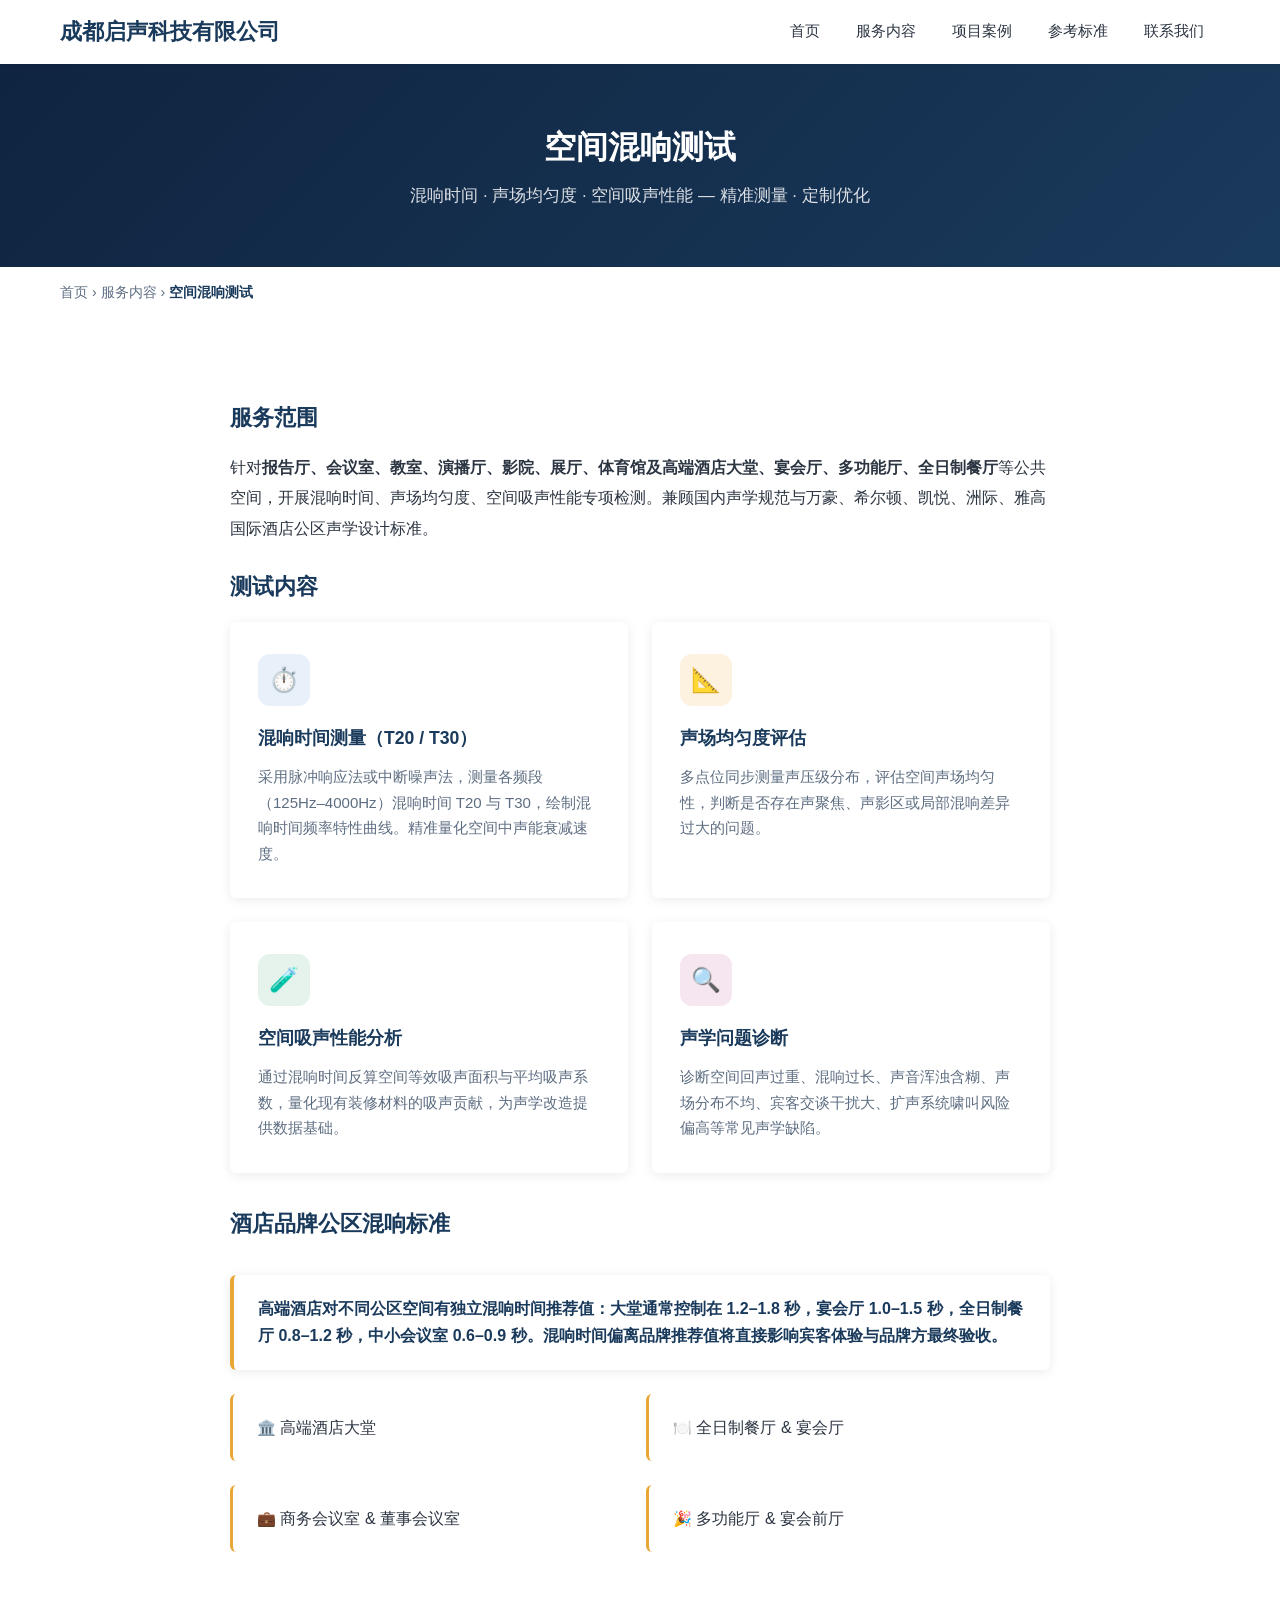
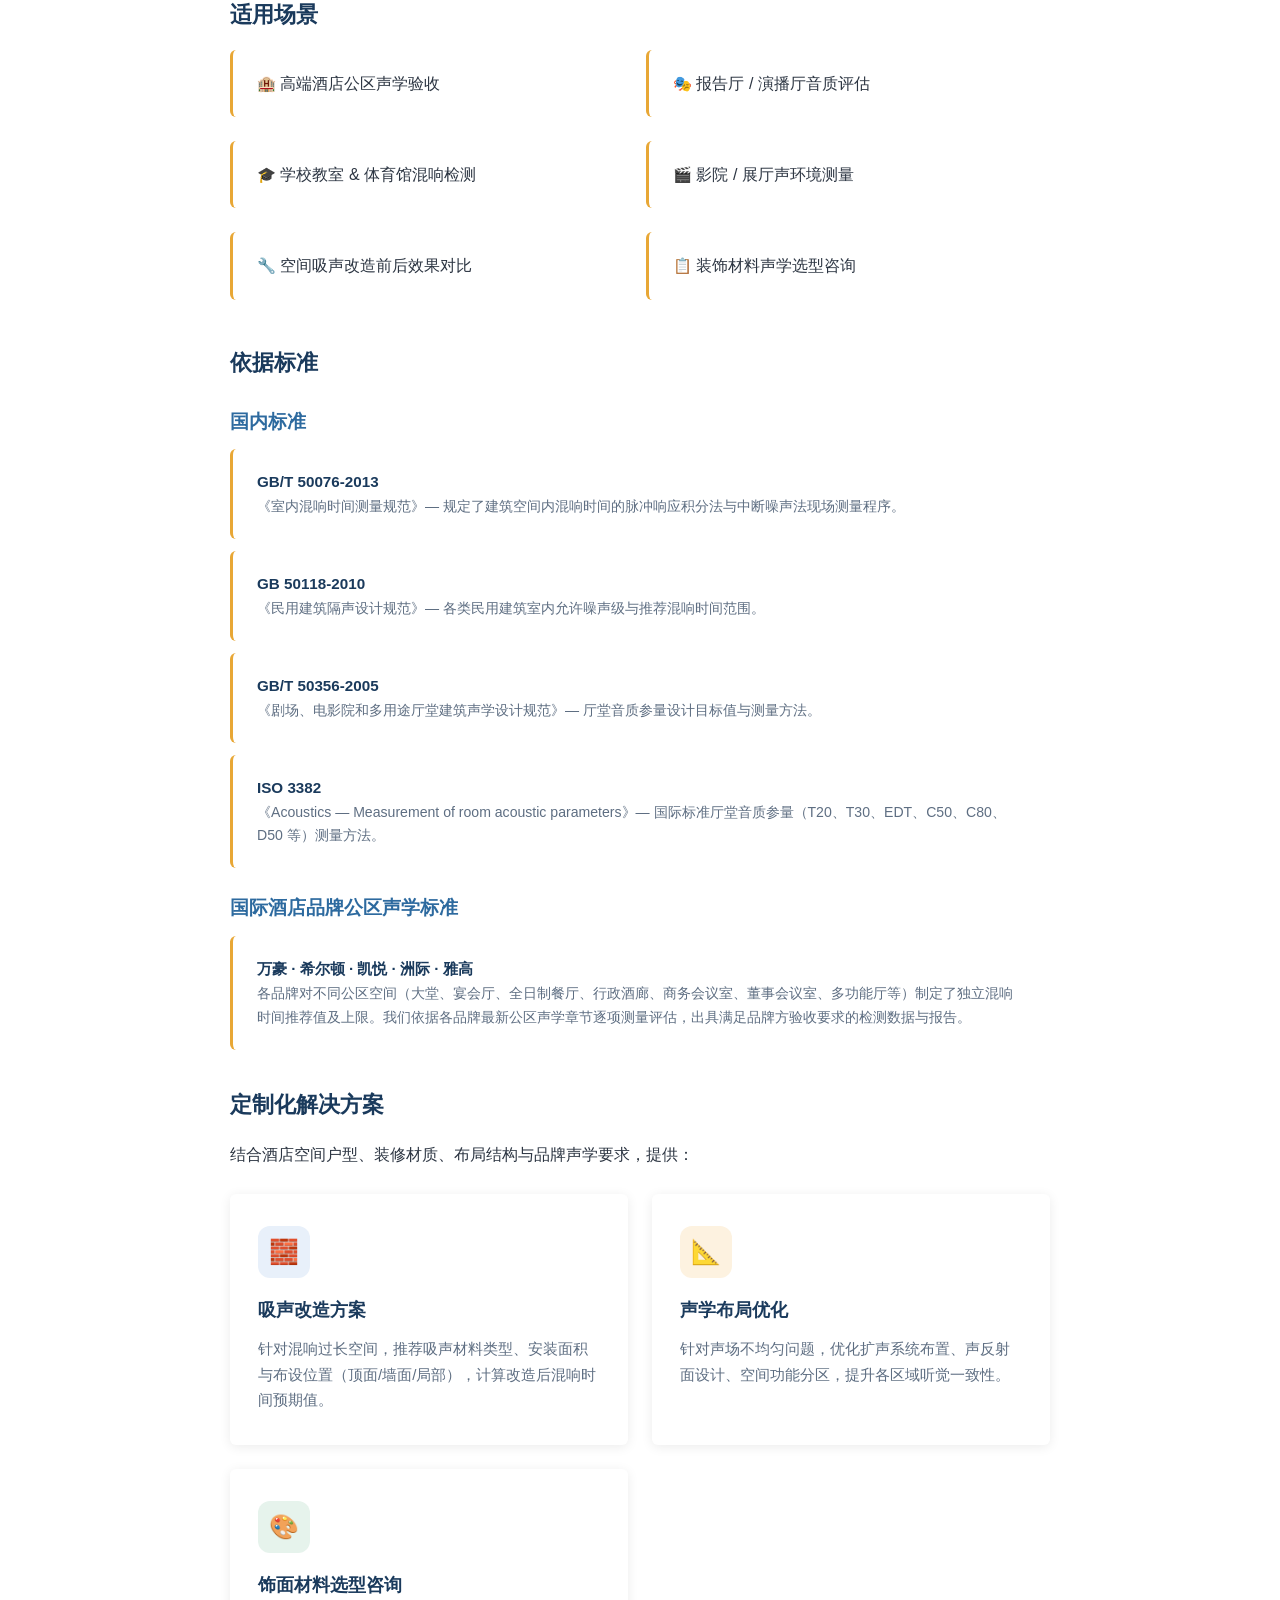
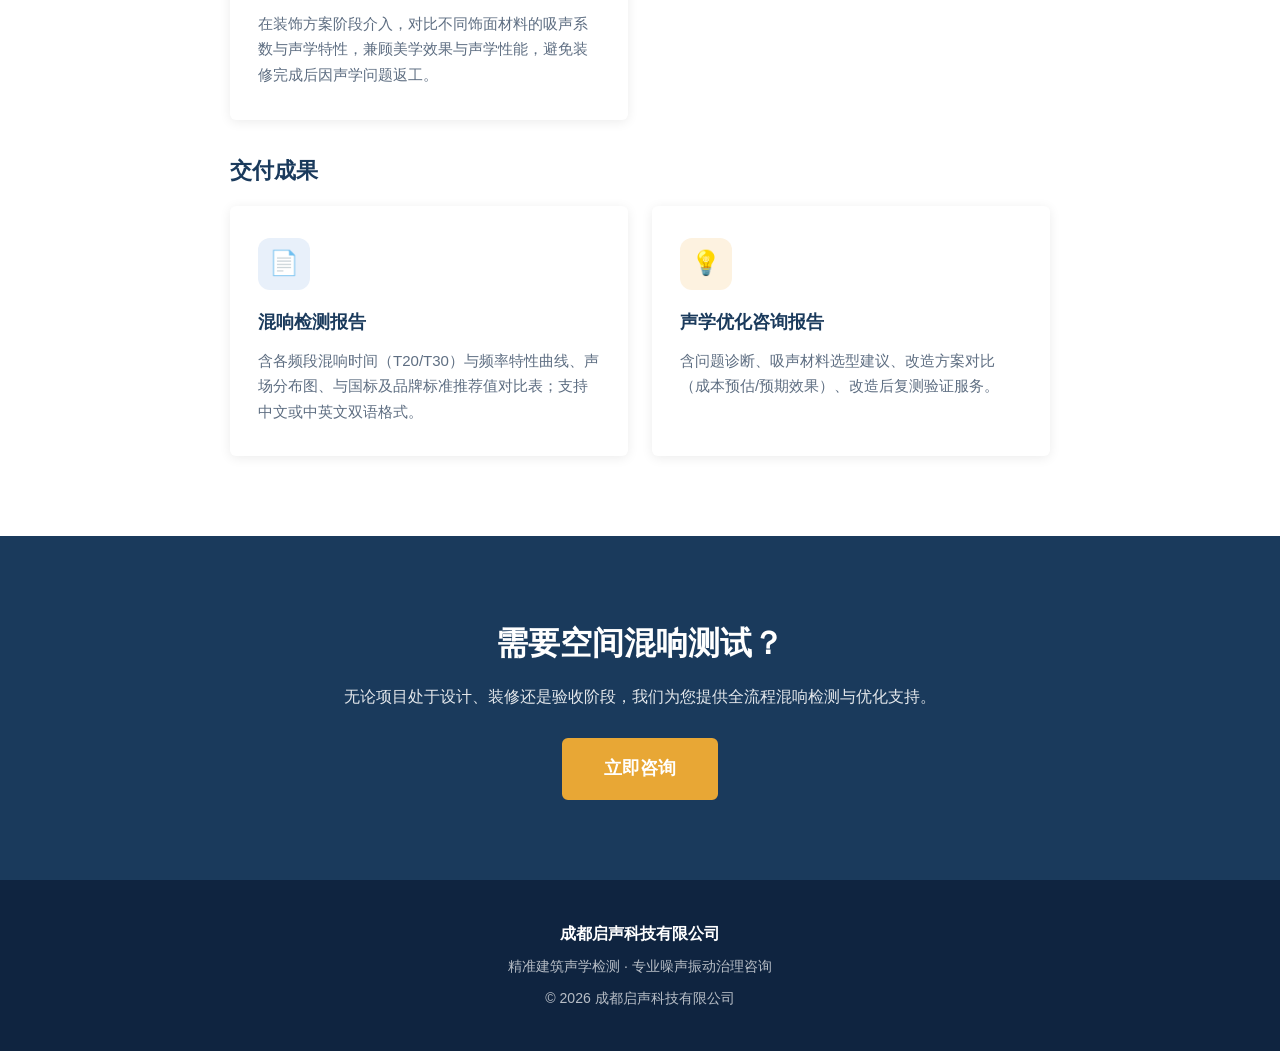
<file: services/reverberation.html>
<!DOCTYPE html>
<html lang="zh-CN">
<head>
  <meta charset="UTF-8">
  <meta name="viewport" content="width=device-width, initial-scale=1.0">
  <meta name="description" content="空间混响测试 — 成都启声科技，混响时间测量、声场均匀度、吸声性能检测、国际酒店品牌公区声学标准核验。">
  <title>空间混响测试 | 成都启声科技有限公司</title>
  <link rel="stylesheet" href="../css/style.css">
</head>
<body>

<nav class="nav">
  <div class="nav__inner">
    <a href="../index.html" class="nav__logo">成都启声科技有限公司</a>
    <button class="nav__toggle" id="navToggle" aria-label="菜单">
      <span></span><span></span><span></span>
    </button>
    <ul class="nav__links" id="navLinks">
      <li><a href="../index.html">首页</a></li>
      <li><a href="../services.html">服务内容</a></li>
      <li><a href="../cases.html">项目案例</a></li>
      <li><a href="../standards.html">参考标准</a></li>
      <li><a href="../contact.html">联系我们</a></li>
    </ul>
  </div>
</nav>

<section class="page-hero">
  <div class="container">
    <h1 class="page-hero__title">空间混响测试</h1>
    <p class="page-hero__desc">混响时间 · 声场均匀度 · 空间吸声性能 — 精准测量 · 定制优化</p>
  </div>
</section>

<div class="container">
  <div class="breadcrumb">
    <a href="../index.html">首页</a> &rsaquo;
    <a href="../services.html">服务内容</a> &rsaquo;
    <span>空间混响测试</span>
  </div>
</div>

<!-- ════════════ 服务概述 ════════════ -->
<section class="section">
  <div class="container" style="max-width:860px;">

    <h2 style="color:var(--blue);font-size:1.4rem;margin-bottom:16px;">服务范围</h2>
    <p style="line-height:1.9;margin-bottom:24px;">
      针对<strong>报告厅、会议室、教室、演播厅、影院、展厅、体育馆及高端酒店大堂、宴会厅、多功能厅、全日制餐厅</strong>等公共空间，开展混响时间、声场均匀度、空间吸声性能专项检测。兼顾国内声学规范与万豪、希尔顿、凯悦、洲际、雅高国际酒店公区声学设计标准。
    </p>

    <h2 style="color:var(--blue);font-size:1.4rem;margin-bottom:16px;">测试内容</h2>

    <div class="cards" style="margin-bottom:32px;">
      <div class="card">
        <div class="card__icon" style="background:#e8f0fa;color:#1a3a5c;">⏱️</div>
        <h3 class="card__title">混响时间测量（T20 / T30）</h3>
        <p class="card__text">采用脉冲响应法或中断噪声法，测量各频段（125Hz–4000Hz）混响时间 T20 与 T30，绘制混响时间频率特性曲线。精准量化空间中声能衰减速度。</p>
      </div>
      <div class="card">
        <div class="card__icon" style="background:#fdf2e0;color:#d4782f;">📐</div>
        <h3 class="card__title">声场均匀度评估</h3>
        <p class="card__text">多点位同步测量声压级分布，评估空间声场均匀性，判断是否存在声聚焦、声影区或局部混响差异过大的问题。</p>
      </div>
      <div class="card">
        <div class="card__icon" style="background:#e6f3ec;color:#2d8052;">🧪</div>
        <h3 class="card__title">空间吸声性能分析</h3>
        <p class="card__text">通过混响时间反算空间等效吸声面积与平均吸声系数，量化现有装修材料的吸声贡献，为声学改造提供数据基础。</p>
      </div>
      <div class="card">
        <div class="card__icon" style="background:#f5e6f0;color:#8b3a75;">🔍</div>
        <h3 class="card__title">声学问题诊断</h3>
        <p class="card__text">诊断空间回声过重、混响过长、声音浑浊含糊、声场分布不均、宾客交谈干扰大、扩声系统啸叫风险偏高等常见声学缺陷。</p>
      </div>
    </div>

    <h2 style="color:var(--blue);font-size:1.4rem;margin-bottom:16px;">酒店品牌公区混响标准</h2>

    <div class="highlight-box" style="margin-bottom:24px;">
      <p>高端酒店对不同公区空间有独立混响时间推荐值：大堂通常控制在 1.2–1.8 秒，宴会厅 1.0–1.5 秒，全日制餐厅 0.8–1.2 秒，中小会议室 0.6–0.9 秒。混响时间偏离品牌推荐值将直接影响宾客体验与品牌方最终验收。</p>
    </div>

    <div style="display:grid;grid-template-columns:1fr 1fr;gap:12px;margin-bottom:32px;">
      <div class="standard-item"><span class="standard-item__code">🏛️</span> <span class="standard-item__name">高端酒店大堂</span></div>
      <div class="standard-item"><span class="standard-item__code">🍽️</span> <span class="standard-item__name">全日制餐厅 & 宴会厅</span></div>
      <div class="standard-item"><span class="standard-item__code">💼</span> <span class="standard-item__name">商务会议室 & 董事会议室</span></div>
      <div class="standard-item"><span class="standard-item__code">🎉</span> <span class="standard-item__name">多功能厅 & 宴会前厅</span></div>
    </div>

    <h2 style="color:var(--blue);font-size:1.4rem;margin-bottom:16px;">适用场景</h2>
    <div style="display:grid;grid-template-columns:1fr 1fr;gap:12px;margin-bottom:32px;">
      <div class="standard-item"><span class="standard-item__code">🏨</span> <span class="standard-item__name">高端酒店公区声学验收</span></div>
      <div class="standard-item"><span class="standard-item__code">🎭</span> <span class="standard-item__name">报告厅 / 演播厅音质评估</span></div>
      <div class="standard-item"><span class="standard-item__code">🎓</span> <span class="standard-item__name">学校教室 & 体育馆混响检测</span></div>
      <div class="standard-item"><span class="standard-item__code">🎬</span> <span class="standard-item__name">影院 / 展厅声环境测量</span></div>
      <div class="standard-item"><span class="standard-item__code">🔧</span> <span class="standard-item__name">空间吸声改造前后效果对比</span></div>
      <div class="standard-item"><span class="standard-item__code">📋</span> <span class="standard-item__name">装饰材料声学选型咨询</span></div>
    </div>

    <h2 style="color:var(--blue);font-size:1.4rem;margin-bottom:16px;">依据标准</h2>

    <h3 style="color:var(--blue-light);margin:24px 0 12px;">国内标准</h3>
    <div class="standard-item">
      <div class="standard-item__code">GB/T 50076-2013</div>
      <div class="standard-item__desc">《室内混响时间测量规范》— 规定了建筑空间内混响时间的脉冲响应积分法与中断噪声法现场测量程序。</div>
    </div>
    <div class="standard-item">
      <div class="standard-item__code">GB 50118-2010</div>
      <div class="standard-item__desc">《民用建筑隔声设计规范》— 各类民用建筑室内允许噪声级与推荐混响时间范围。</div>
    </div>
    <div class="standard-item">
      <div class="standard-item__code">GB/T 50356-2005</div>
      <div class="standard-item__desc">《剧场、电影院和多用途厅堂建筑声学设计规范》— 厅堂音质参量设计目标值与测量方法。</div>
    </div>
    <div class="standard-item">
      <div class="standard-item__code">ISO 3382</div>
      <div class="standard-item__desc">《Acoustics — Measurement of room acoustic parameters》— 国际标准厅堂音质参量（T20、T30、EDT、C50、C80、D50 等）测量方法。</div>
    </div>

    <h3 style="color:var(--blue-light);margin:24px 0 12px;">国际酒店品牌公区声学标准</h3>
    <div class="standard-item" style="border-left-color:var(--accent);">
      <div class="standard-item__code">万豪 · 希尔顿 · 凯悦 · 洲际 · 雅高</div>
      <div class="standard-item__desc">
        各品牌对不同公区空间（大堂、宴会厅、全日制餐厅、行政酒廊、商务会议室、董事会议室、多功能厅等）制定了独立混响时间推荐值及上限。我们依据各品牌最新公区声学章节逐项测量评估，出具满足品牌方验收要求的检测数据与报告。
      </div>
    </div>

    <h2 style="color:var(--blue);font-size:1.4rem;margin:36px 0 16px;">定制化解决方案</h2>
    <p style="line-height:1.9;margin-bottom:24px;">
      结合酒店空间户型、装修材质、布局结构与品牌声学要求，提供：
    </p>
    <div class="cards" style="margin-bottom:32px;">
      <div class="card">
        <div class="card__icon" style="background:#e8f0fa;color:#1a3a5c;">🧱</div>
        <h3 class="card__title">吸声改造方案</h3>
        <p class="card__text">针对混响过长空间，推荐吸声材料类型、安装面积与布设位置（顶面/墙面/局部），计算改造后混响时间预期值。</p>
      </div>
      <div class="card">
        <div class="card__icon" style="background:#fdf2e0;color:#d4782f;">📐</div>
        <h3 class="card__title">声学布局优化</h3>
        <p class="card__text">针对声场不均匀问题，优化扩声系统布置、声反射面设计、空间功能分区，提升各区域听觉一致性。</p>
      </div>
      <div class="card">
        <div class="card__icon" style="background:#e6f3ec;color:#2d8052;">🎨</div>
        <h3 class="card__title">饰面材料选型咨询</h3>
        <p class="card__text">在装饰方案阶段介入，对比不同饰面材料的吸声系数与声学特性，兼顾美学效果与声学性能，避免装修完成后因声学问题返工。</p>
      </div>
    </div>

    <h2 style="color:var(--blue);font-size:1.4rem;margin-bottom:16px;">交付成果</h2>
    <div class="cards">
      <div class="card">
        <div class="card__icon" style="background:#e8f0fa;color:#1a3a5c;">📄</div>
        <h3 class="card__title">混响检测报告</h3>
        <p class="card__text">含各频段混响时间（T20/T30）与频率特性曲线、声场分布图、与国标及品牌标准推荐值对比表；支持中文或中英文双语格式。</p>
      </div>
      <div class="card">
        <div class="card__icon" style="background:#fdf2e0;color:#d4782f;">💡</div>
        <h3 class="card__title">声学优化咨询报告</h3>
        <p class="card__text">含问题诊断、吸声材料选型建议、改造方案对比（成本预估/预期效果）、改造后复测验证服务。</p>
      </div>
    </div>

  </div>
</section>

<section class="section section--dark" style="text-align:center;">
  <div class="container">
    <h2 class="section__title">需要空间混响测试？</h2>
    <p style="margin-bottom:28px;opacity:.88;">无论项目处于设计、装修还是验收阶段，我们为您提供全流程混响检测与优化支持。</p>
    <a href="../contact.html" class="btn btn--primary" style="font-size:1.1rem;padding:14px 40px;">立即咨询</a>
  </div>
</section>

<footer class="footer">
  <div class="container">
    <div class="footer__brand">成都启声科技有限公司</div>
    <p>精准建筑声学检测 · 专业噪声振动治理咨询</p>
    <p style="margin-top:8px;">© 2026 成都启声科技有限公司</p>
  </div>
</footer>

<script src="../js/main.js"></script>
</body>
</html>
</file>
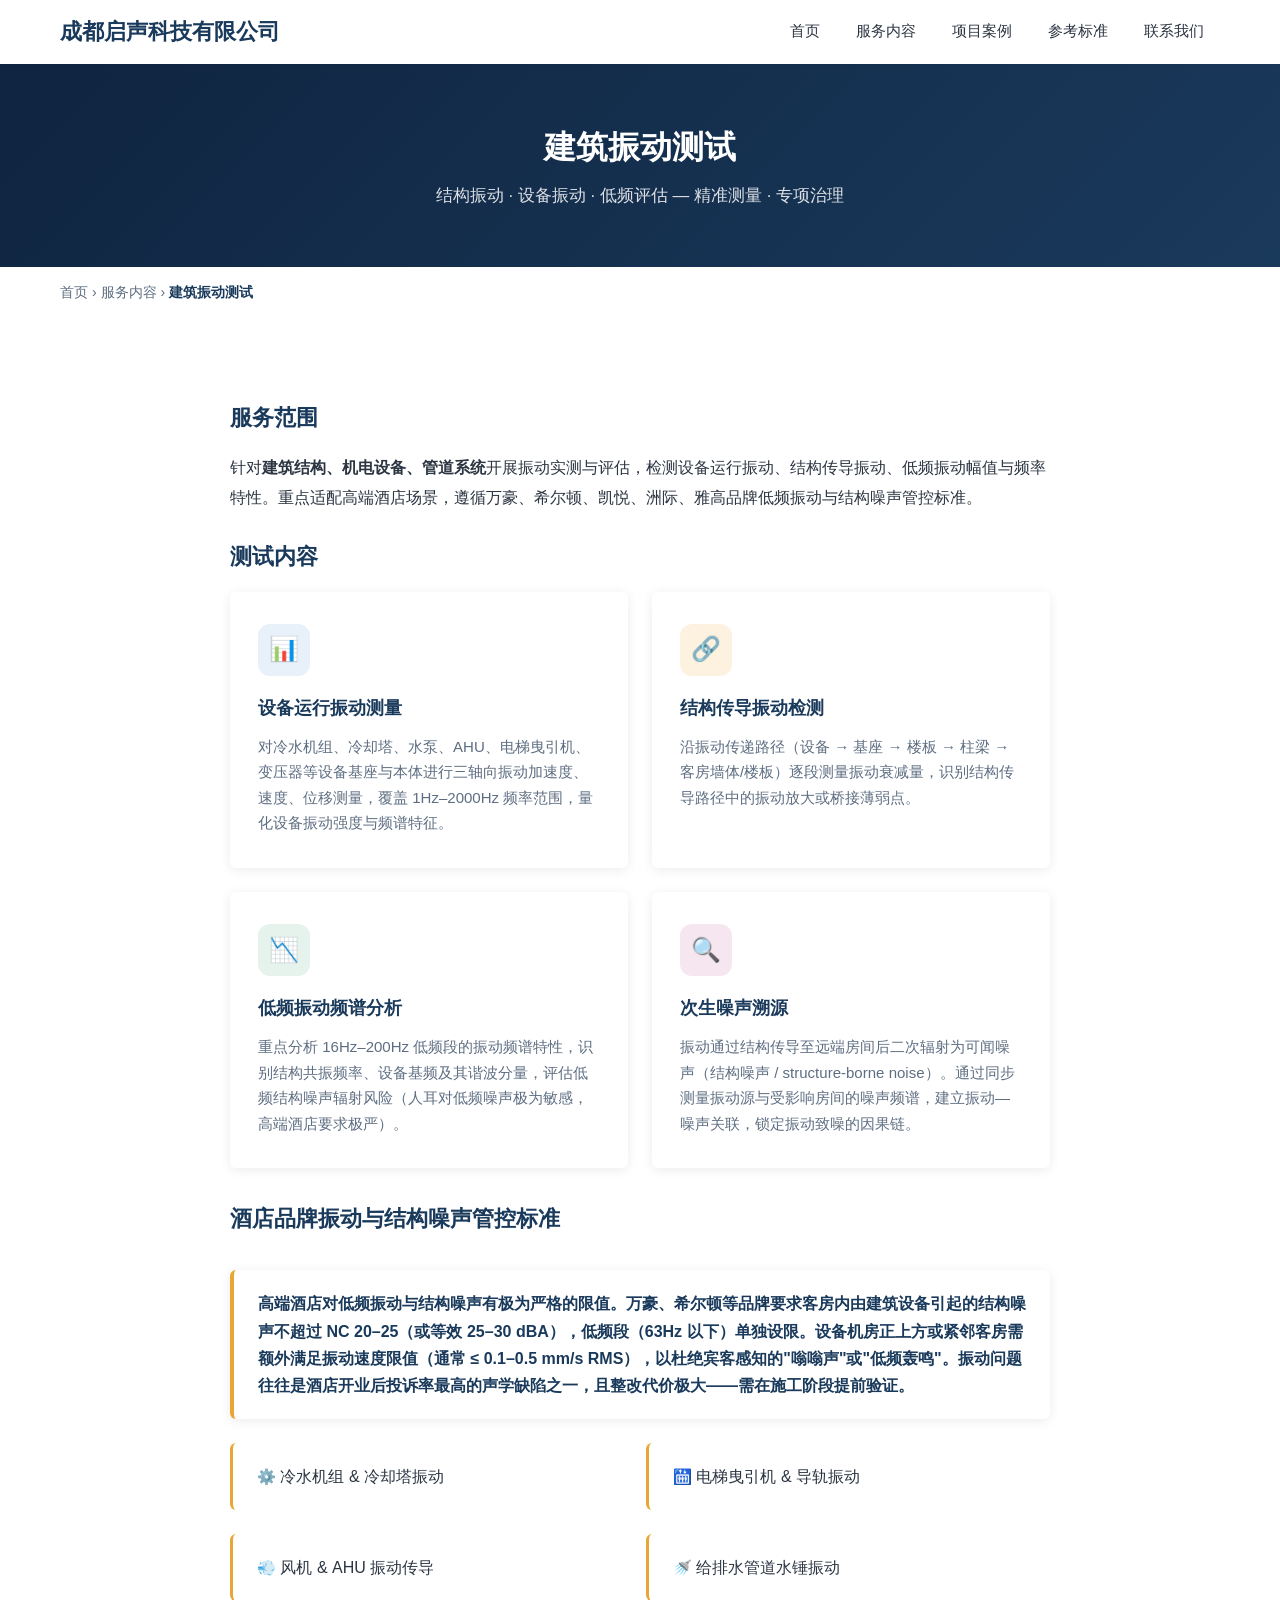
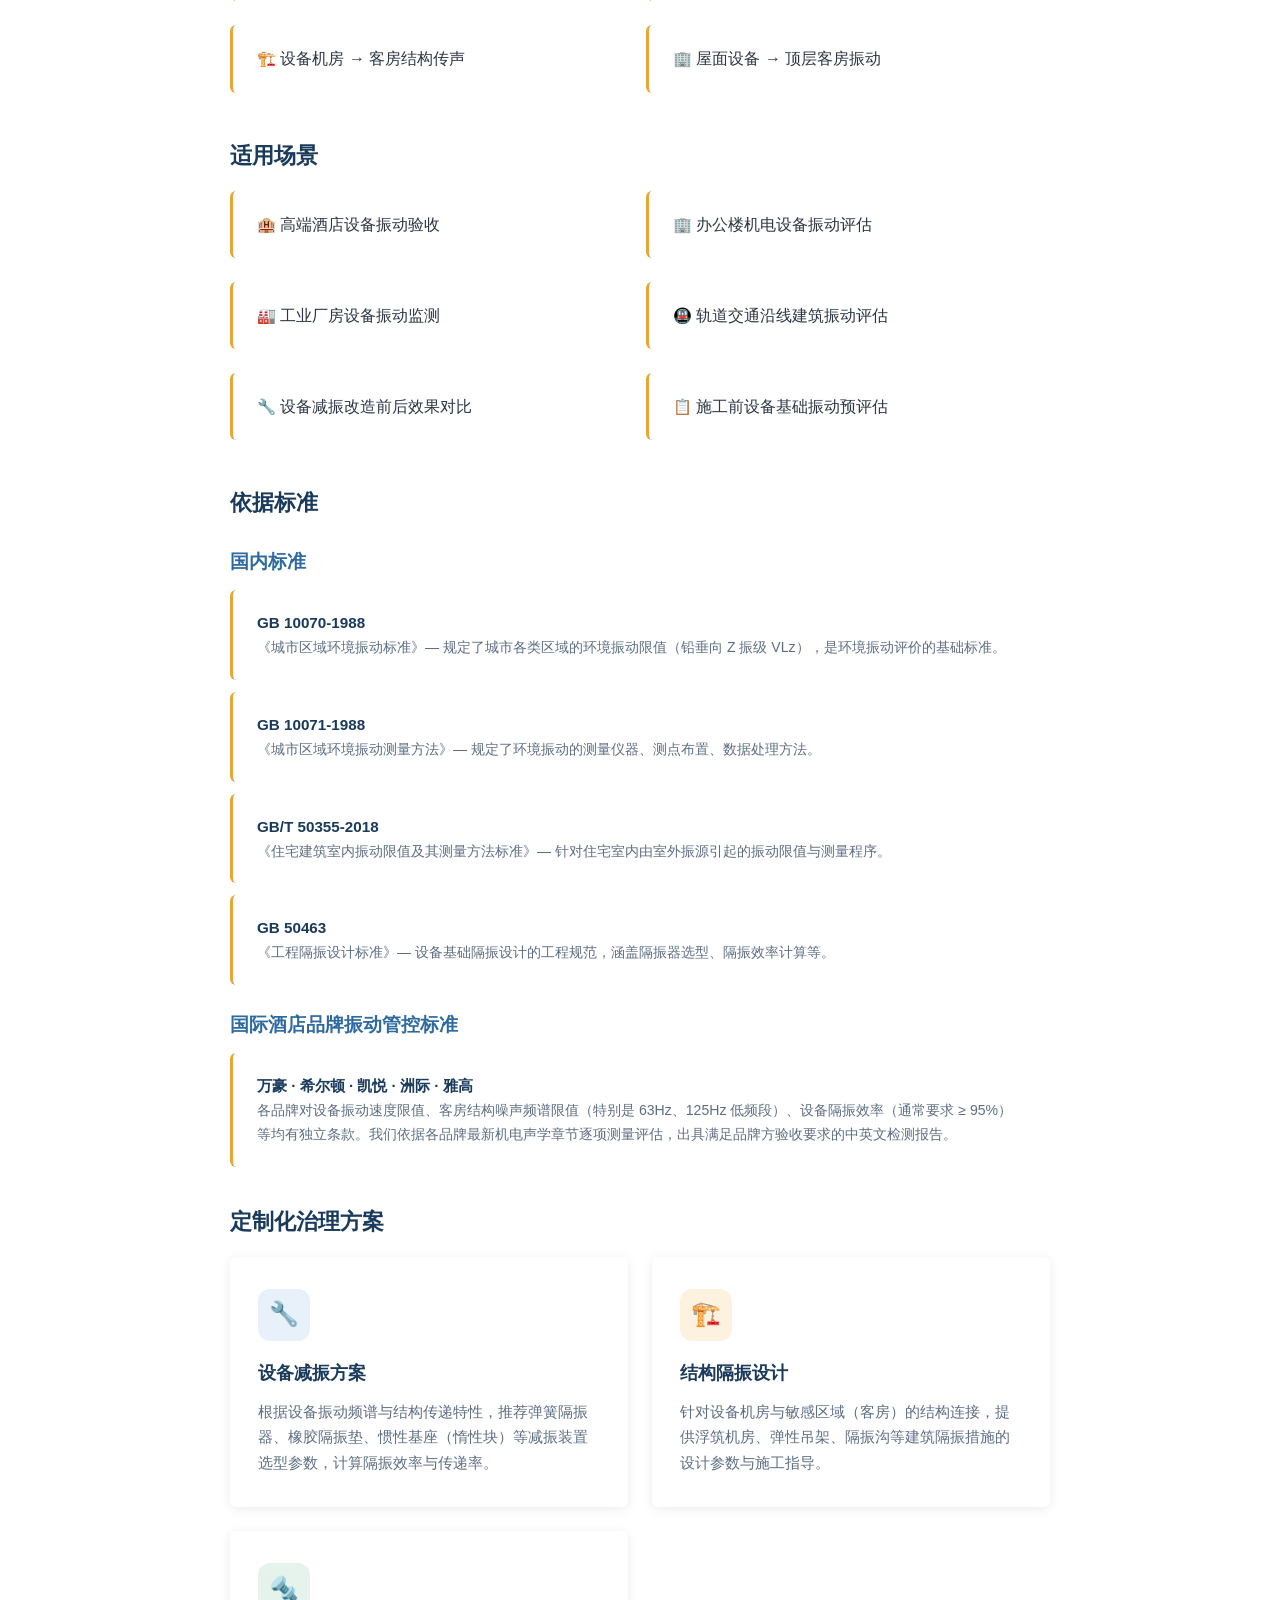
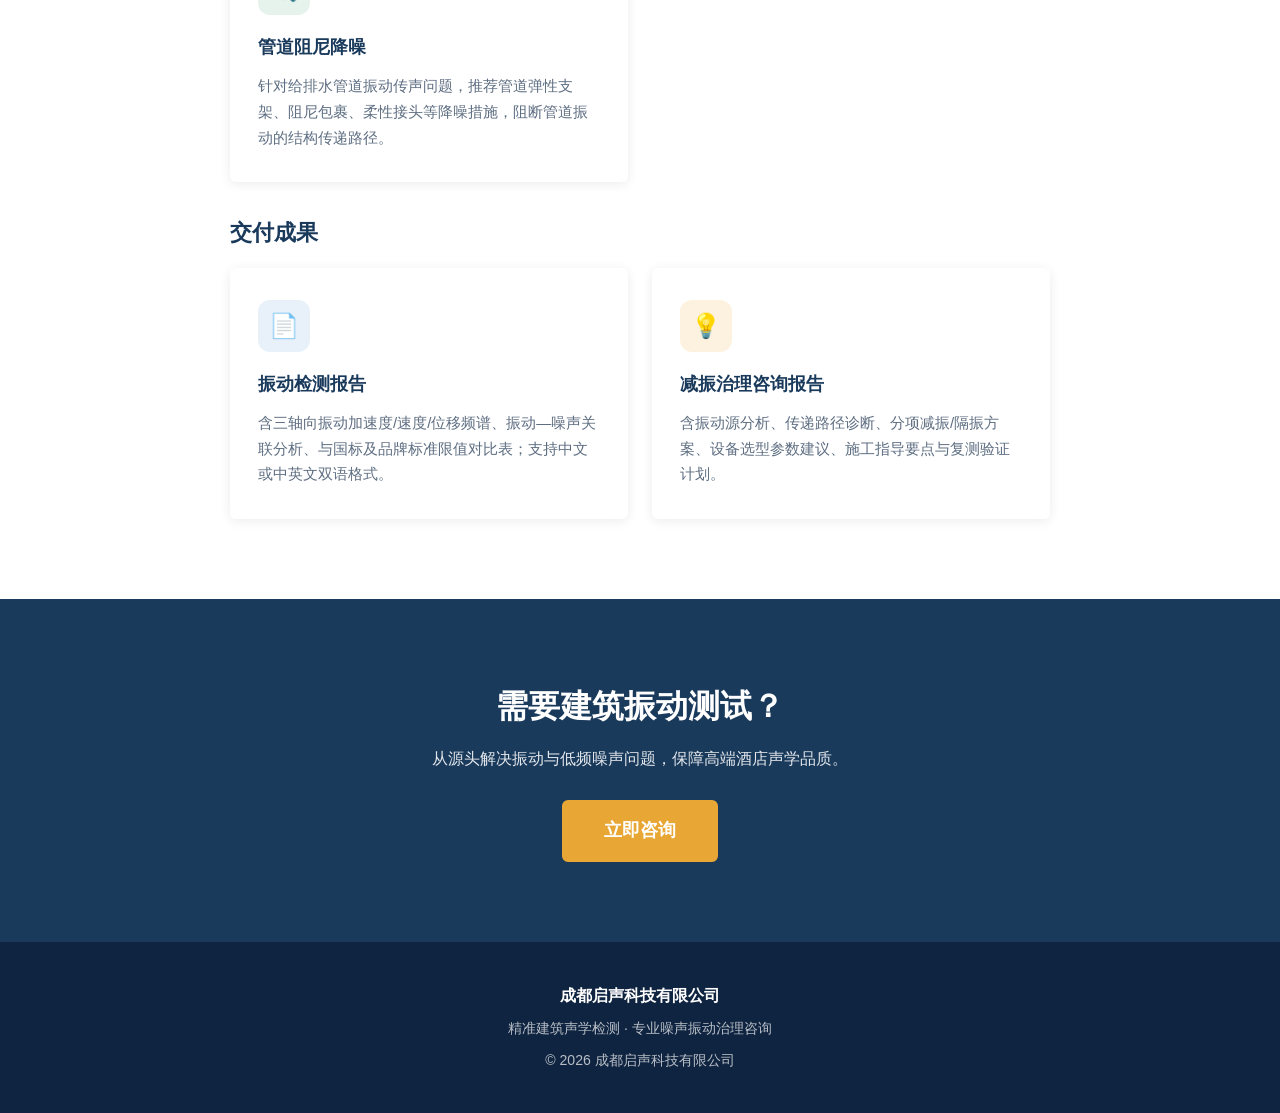
<file: services/vibration.html>
<!DOCTYPE html>
<html lang="zh-CN">
<head>
  <meta charset="UTF-8">
  <meta name="viewport" content="width=device-width, initial-scale=1.0">
  <meta name="description" content="建筑振动测试 — 成都启声科技，结构振动测量、设备振动评估、低频振动频谱分析、国际酒店品牌振动标准核验。">
  <title>建筑振动测试 | 成都启声科技有限公司</title>
  <link rel="stylesheet" href="../css/style.css">
</head>
<body>

<nav class="nav">
  <div class="nav__inner">
    <a href="../index.html" class="nav__logo">成都启声科技有限公司</a>
    <button class="nav__toggle" id="navToggle" aria-label="菜单">
      <span></span><span></span><span></span>
    </button>
    <ul class="nav__links" id="navLinks">
      <li><a href="../index.html">首页</a></li>
      <li><a href="../services.html">服务内容</a></li>
      <li><a href="../cases.html">项目案例</a></li>
      <li><a href="../standards.html">参考标准</a></li>
      <li><a href="../contact.html">联系我们</a></li>
    </ul>
  </div>
</nav>

<section class="page-hero">
  <div class="container">
    <h1 class="page-hero__title">建筑振动测试</h1>
    <p class="page-hero__desc">结构振动 · 设备振动 · 低频评估 — 精准测量 · 专项治理</p>
  </div>
</section>

<div class="container">
  <div class="breadcrumb">
    <a href="../index.html">首页</a> &rsaquo;
    <a href="../services.html">服务内容</a> &rsaquo;
    <span>建筑振动测试</span>
  </div>
</div>

<!-- ════════════ 服务概述 ════════════ -->
<section class="section">
  <div class="container" style="max-width:860px;">

    <h2 style="color:var(--blue);font-size:1.4rem;margin-bottom:16px;">服务范围</h2>
    <p style="line-height:1.9;margin-bottom:24px;">
      针对<strong>建筑结构、机电设备、管道系统</strong>开展振动实测与评估，检测设备运行振动、结构传导振动、低频振动幅值与频率特性。重点适配高端酒店场景，遵循万豪、希尔顿、凯悦、洲际、雅高品牌低频振动与结构噪声管控标准。
    </p>

    <h2 style="color:var(--blue);font-size:1.4rem;margin-bottom:16px;">测试内容</h2>

    <div class="cards" style="margin-bottom:32px;">
      <div class="card">
        <div class="card__icon" style="background:#e8f0fa;color:#1a3a5c;">📊</div>
        <h3 class="card__title">设备运行振动测量</h3>
        <p class="card__text">对冷水机组、冷却塔、水泵、AHU、电梯曳引机、变压器等设备基座与本体进行三轴向振动加速度、速度、位移测量，覆盖 1Hz–2000Hz 频率范围，量化设备振动强度与频谱特征。</p>
      </div>
      <div class="card">
        <div class="card__icon" style="background:#fdf2e0;color:#d4782f;">🔗</div>
        <h3 class="card__title">结构传导振动检测</h3>
        <p class="card__text">沿振动传递路径（设备 → 基座 → 楼板 → 柱梁 → 客房墙体/楼板）逐段测量振动衰减量，识别结构传导路径中的振动放大或桥接薄弱点。</p>
      </div>
      <div class="card">
        <div class="card__icon" style="background:#e6f3ec;color:#2d8052;">📉</div>
        <h3 class="card__title">低频振动频谱分析</h3>
        <p class="card__text">重点分析 16Hz–200Hz 低频段的振动频谱特性，识别结构共振频率、设备基频及其谐波分量，评估低频结构噪声辐射风险（人耳对低频噪声极为敏感，高端酒店要求极严）。</p>
      </div>
      <div class="card">
        <div class="card__icon" style="background:#f5e6f0;color:#8b3a75;">🔍</div>
        <h3 class="card__title">次生噪声溯源</h3>
        <p class="card__text">振动通过结构传导至远端房间后二次辐射为可闻噪声（结构噪声 / structure-borne noise）。通过同步测量振动源与受影响房间的噪声频谱，建立振动—噪声关联，锁定振动致噪的因果链。</p>
      </div>
    </div>

    <h2 style="color:var(--blue);font-size:1.4rem;margin-bottom:16px;">酒店品牌振动与结构噪声管控标准</h2>

    <div class="highlight-box" style="margin-bottom:24px;">
      <p>高端酒店对低频振动与结构噪声有极为严格的限值。万豪、希尔顿等品牌要求客房内由建筑设备引起的结构噪声不超过 NC 20–25（或等效 25–30 dBA），低频段（63Hz 以下）单独设限。设备机房正上方或紧邻客房需额外满足振动速度限值（通常 ≤ 0.1–0.5 mm/s RMS），以杜绝宾客感知的"嗡嗡声"或"低频轰鸣"。振动问题往往是酒店开业后投诉率最高的声学缺陷之一，且整改代价极大——需在施工阶段提前验证。</p>
    </div>

    <div style="display:grid;grid-template-columns:1fr 1fr;gap:12px;margin-bottom:32px;">
      <div class="standard-item"><span class="standard-item__code">⚙️</span> <span class="standard-item__name">冷水机组 & 冷却塔振动</span></div>
      <div class="standard-item"><span class="standard-item__code">🛗</span> <span class="standard-item__name">电梯曳引机 & 导轨振动</span></div>
      <div class="standard-item"><span class="standard-item__code">💨</span> <span class="standard-item__name">风机 & AHU 振动传导</span></div>
      <div class="standard-item"><span class="standard-item__code">🚿</span> <span class="standard-item__name">给排水管道水锤振动</span></div>
      <div class="standard-item"><span class="standard-item__code">🏗️</span> <span class="standard-item__name">设备机房 → 客房结构传声</span></div>
      <div class="standard-item"><span class="standard-item__code">🏢</span> <span class="standard-item__name">屋面设备 → 顶层客房振动</span></div>
    </div>

    <h2 style="color:var(--blue);font-size:1.4rem;margin-bottom:16px;">适用场景</h2>
    <div style="display:grid;grid-template-columns:1fr 1fr;gap:12px;margin-bottom:32px;">
      <div class="standard-item"><span class="standard-item__code">🏨</span> <span class="standard-item__name">高端酒店设备振动验收</span></div>
      <div class="standard-item"><span class="standard-item__code">🏢</span> <span class="standard-item__name">办公楼机电设备振动评估</span></div>
      <div class="standard-item"><span class="standard-item__code">🏭</span> <span class="standard-item__name">工业厂房设备振动监测</span></div>
      <div class="standard-item"><span class="standard-item__code">🚇</span> <span class="standard-item__name">轨道交通沿线建筑振动评估</span></div>
      <div class="standard-item"><span class="standard-item__code">🔧</span> <span class="standard-item__name">设备减振改造前后效果对比</span></div>
      <div class="standard-item"><span class="standard-item__code">📋</span> <span class="standard-item__name">施工前设备基础振动预评估</span></div>
    </div>

    <h2 style="color:var(--blue);font-size:1.4rem;margin-bottom:16px;">依据标准</h2>

    <h3 style="color:var(--blue-light);margin:24px 0 12px;">国内标准</h3>
    <div class="standard-item">
      <div class="standard-item__code">GB 10070-1988</div>
      <div class="standard-item__desc">《城市区域环境振动标准》— 规定了城市各类区域的环境振动限值（铅垂向 Z 振级 VLz），是环境振动评价的基础标准。</div>
    </div>
    <div class="standard-item">
      <div class="standard-item__code">GB 10071-1988</div>
      <div class="standard-item__desc">《城市区域环境振动测量方法》— 规定了环境振动的测量仪器、测点布置、数据处理方法。</div>
    </div>
    <div class="standard-item">
      <div class="standard-item__code">GB/T 50355-2018</div>
      <div class="standard-item__desc">《住宅建筑室内振动限值及其测量方法标准》— 针对住宅室内由室外振源引起的振动限值与测量程序。</div>
    </div>
    <div class="standard-item">
      <div class="standard-item__code">GB 50463</div>
      <div class="standard-item__desc">《工程隔振设计标准》— 设备基础隔振设计的工程规范，涵盖隔振器选型、隔振效率计算等。</div>
    </div>

    <h3 style="color:var(--blue-light);margin:24px 0 12px;">国际酒店品牌振动管控标准</h3>
    <div class="standard-item" style="border-left-color:var(--accent);">
      <div class="standard-item__code">万豪 · 希尔顿 · 凯悦 · 洲际 · 雅高</div>
      <div class="standard-item__desc">
        各品牌对设备振动速度限值、客房结构噪声频谱限值（特别是 63Hz、125Hz 低频段）、设备隔振效率（通常要求 ≥ 95%）等均有独立条款。我们依据各品牌最新机电声学章节逐项测量评估，出具满足品牌方验收要求的中英文检测报告。
      </div>
    </div>

    <h2 style="color:var(--blue);font-size:1.4rem;margin:36px 0 16px;">定制化治理方案</h2>
    <div class="cards" style="margin-bottom:32px;">
      <div class="card">
        <div class="card__icon" style="background:#e8f0fa;color:#1a3a5c;">🔧</div>
        <h3 class="card__title">设备减振方案</h3>
        <p class="card__text">根据设备振动频谱与结构传递特性，推荐弹簧隔振器、橡胶隔振垫、惯性基座（惰性块）等减振装置选型参数，计算隔振效率与传递率。</p>
      </div>
      <div class="card">
        <div class="card__icon" style="background:#fdf2e0;color:#d4782f;">🏗️</div>
        <h3 class="card__title">结构隔振设计</h3>
        <p class="card__text">针对设备机房与敏感区域（客房）的结构连接，提供浮筑机房、弹性吊架、隔振沟等建筑隔振措施的设计参数与施工指导。</p>
      </div>
      <div class="card">
        <div class="card__icon" style="background:#e6f3ec;color:#2d8052;">🔩</div>
        <h3 class="card__title">管道阻尼降噪</h3>
        <p class="card__text">针对给排水管道振动传声问题，推荐管道弹性支架、阻尼包裹、柔性接头等降噪措施，阻断管道振动的结构传递路径。</p>
      </div>
    </div>

    <h2 style="color:var(--blue);font-size:1.4rem;margin-bottom:16px;">交付成果</h2>
    <div class="cards">
      <div class="card">
        <div class="card__icon" style="background:#e8f0fa;color:#1a3a5c;">📄</div>
        <h3 class="card__title">振动检测报告</h3>
        <p class="card__text">含三轴向振动加速度/速度/位移频谱、振动—噪声关联分析、与国标及品牌标准限值对比表；支持中文或中英文双语格式。</p>
      </div>
      <div class="card">
        <div class="card__icon" style="background:#fdf2e0;color:#d4782f;">💡</div>
        <h3 class="card__title">减振治理咨询报告</h3>
        <p class="card__text">含振动源分析、传递路径诊断、分项减振/隔振方案、设备选型参数建议、施工指导要点与复测验证计划。</p>
      </div>
    </div>

  </div>
</section>

<section class="section section--dark" style="text-align:center;">
  <div class="container">
    <h2 class="section__title">需要建筑振动测试？</h2>
    <p style="margin-bottom:28px;opacity:.88;">从源头解决振动与低频噪声问题，保障高端酒店声学品质。</p>
    <a href="../contact.html" class="btn btn--primary" style="font-size:1.1rem;padding:14px 40px;">立即咨询</a>
  </div>
</section>

<footer class="footer">
  <div class="container">
    <div class="footer__brand">成都启声科技有限公司</div>
    <p>精准建筑声学检测 · 专业噪声振动治理咨询</p>
    <p style="margin-top:8px;">© 2026 成都启声科技有限公司</p>
  </div>
</footer>

<script src="../js/main.js"></script>
</body>
</html>
</file>
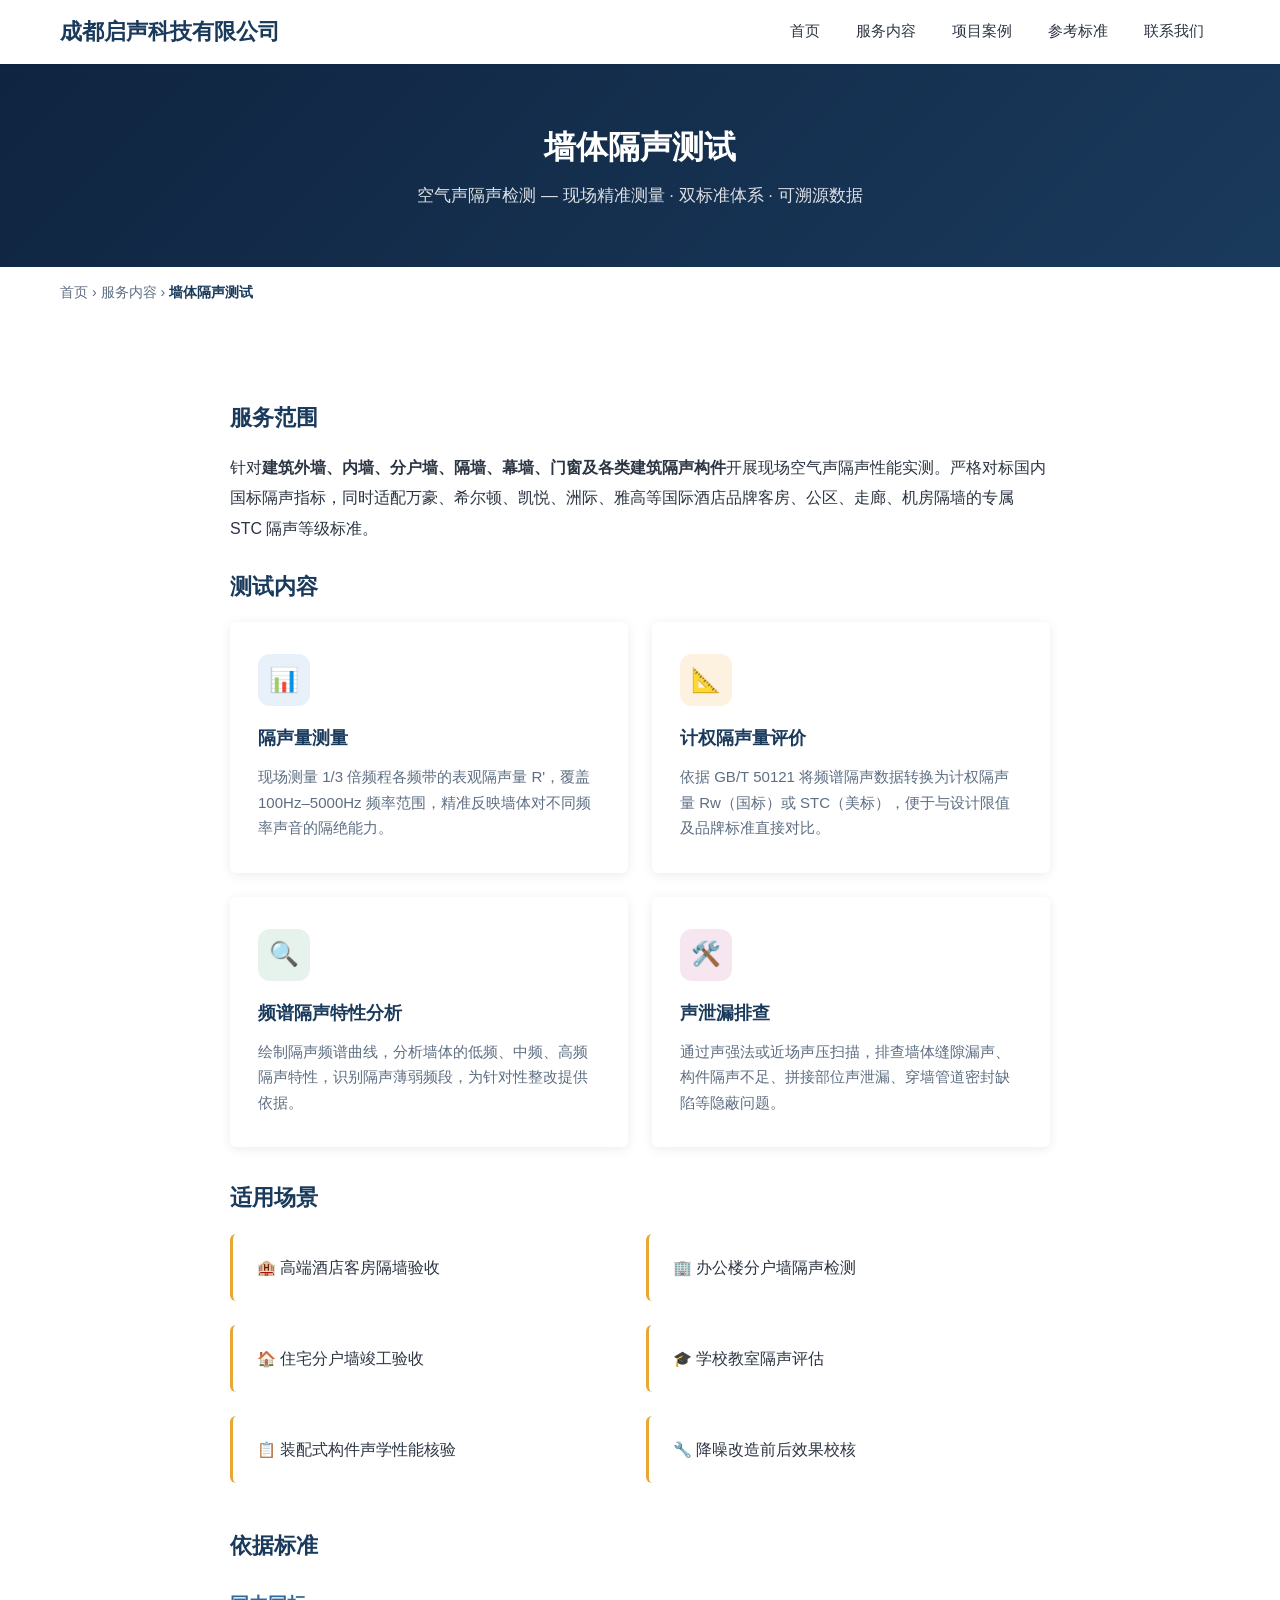
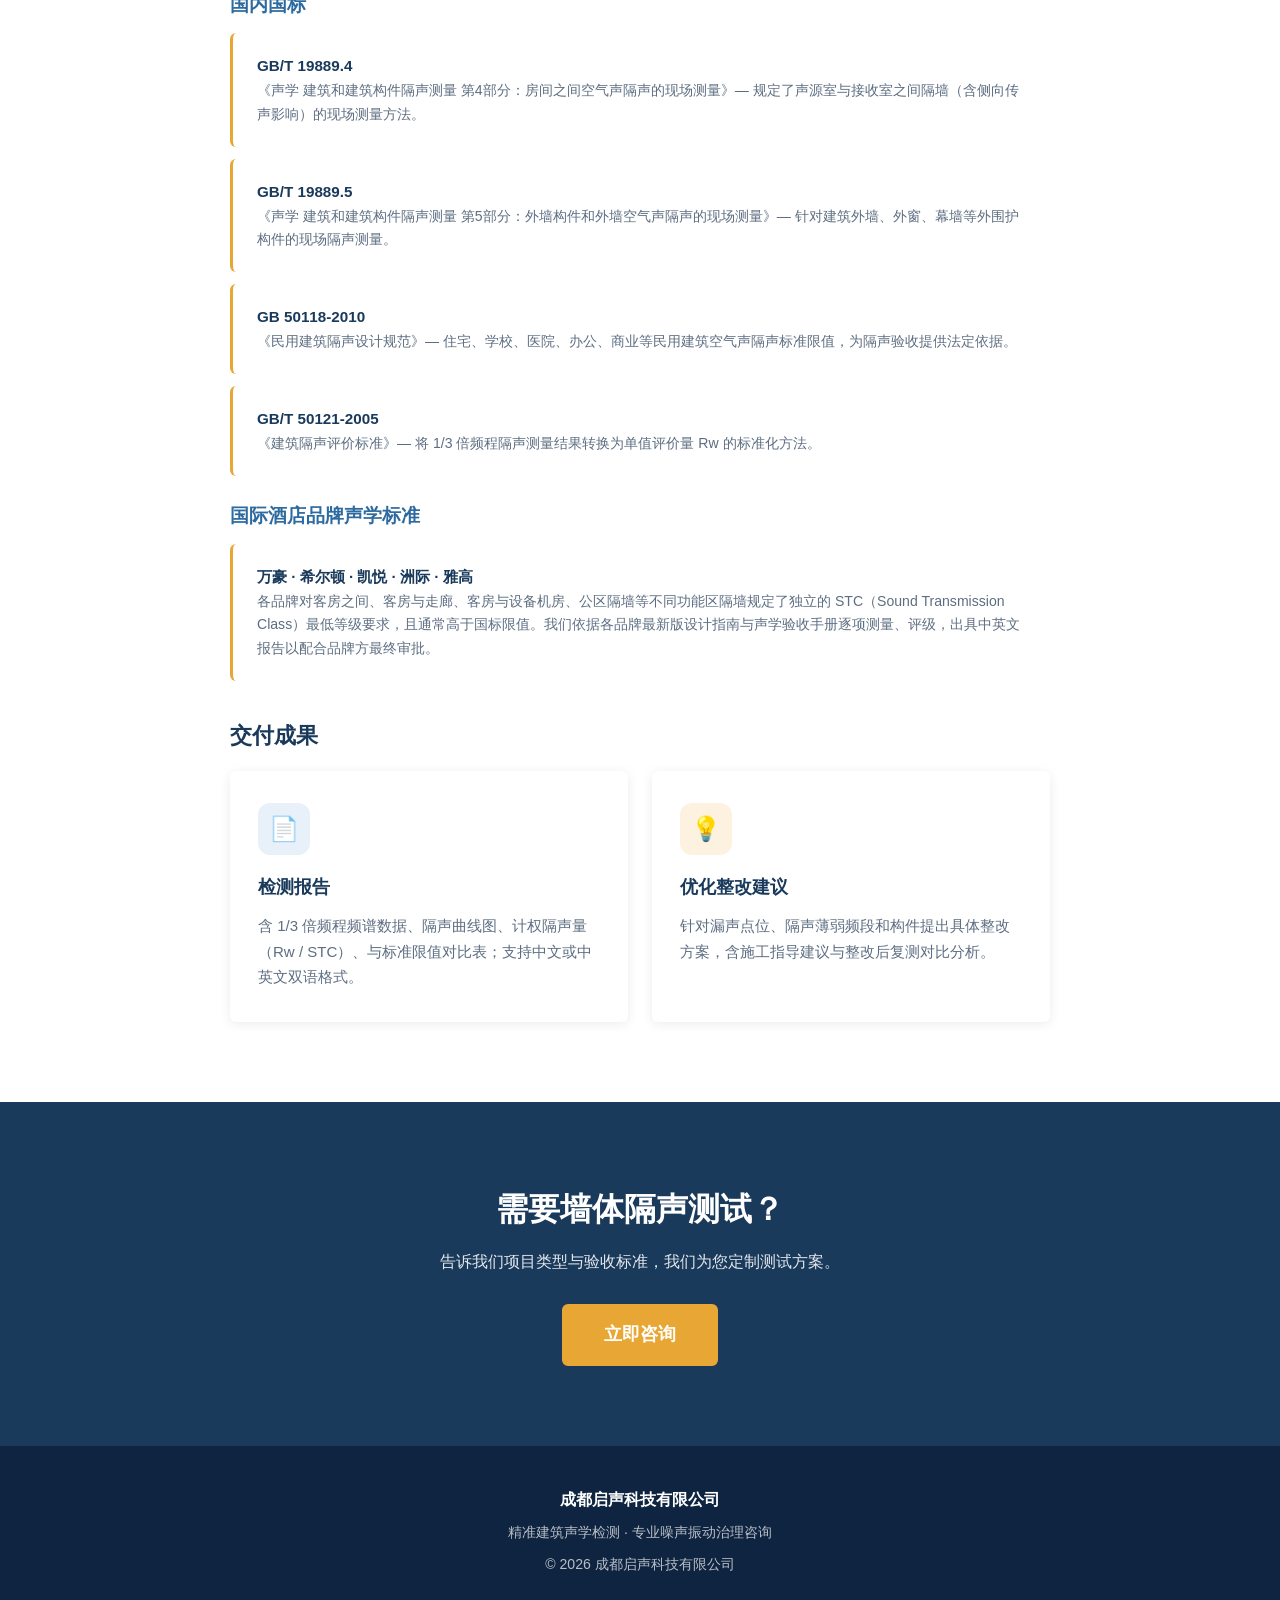
<file: services/walls.html>
<!DOCTYPE html>
<html lang="zh-CN">
<head>
  <meta charset="UTF-8">
  <meta name="viewport" content="width=device-width, initial-scale=1.0">
  <meta name="description" content="建筑墙体隔声测试（空气声隔声检测）— 成都启声科技，现场隔声测量、STC评级、国际酒店品牌标准核验。">
  <title>墙体隔声测试 | 成都启声科技有限公司</title>
  <link rel="stylesheet" href="../css/style.css">
</head>
<body>

<nav class="nav">
  <div class="nav__inner">
    <a href="../index.html" class="nav__logo">成都启声科技有限公司</a>
    <button class="nav__toggle" id="navToggle" aria-label="菜单">
      <span></span><span></span><span></span>
    </button>
    <ul class="nav__links" id="navLinks">
      <li><a href="../index.html">首页</a></li>
      <li><a href="../services.html">服务内容</a></li>
      <li><a href="../cases.html">项目案例</a></li>
      <li><a href="../standards.html">参考标准</a></li>
      <li><a href="../contact.html">联系我们</a></li>
    </ul>
  </div>
</nav>

<section class="page-hero">
  <div class="container">
    <h1 class="page-hero__title">墙体隔声测试</h1>
    <p class="page-hero__desc">空气声隔声检测 — 现场精准测量 · 双标准体系 · 可溯源数据</p>
  </div>
</section>

<div class="container">
  <div class="breadcrumb">
    <a href="../index.html">首页</a> &rsaquo;
    <a href="../services.html">服务内容</a> &rsaquo;
    <span>墙体隔声测试</span>
  </div>
</div>

<!-- ════════════ 服务概述 ════════════ -->
<section class="section">
  <div class="container" style="max-width:860px;">

    <h2 style="color:var(--blue);font-size:1.4rem;margin-bottom:16px;">服务范围</h2>
    <p style="line-height:1.9;margin-bottom:24px;">
      针对<strong>建筑外墙、内墙、分户墙、隔墙、幕墙、门窗及各类建筑隔声构件</strong>开展现场空气声隔声性能实测。严格对标国内国标隔声指标，同时适配万豪、希尔顿、凯悦、洲际、雅高等国际酒店品牌客房、公区、走廊、机房隔墙的专属 STC 隔声等级标准。
    </p>

    <h2 style="color:var(--blue);font-size:1.4rem;margin-bottom:16px;">测试内容</h2>

    <div class="cards" style="margin-bottom:32px;">
      <div class="card">
        <div class="card__icon" style="background:#e8f0fa;color:#1a3a5c;">📊</div>
        <h3 class="card__title">隔声量测量</h3>
        <p class="card__text">现场测量 1/3 倍频程各频带的表观隔声量 R'，覆盖 100Hz–5000Hz 频率范围，精准反映墙体对不同频率声音的隔绝能力。</p>
      </div>
      <div class="card">
        <div class="card__icon" style="background:#fdf2e0;color:#d4782f;">📐</div>
        <h3 class="card__title">计权隔声量评价</h3>
        <p class="card__text">依据 GB/T 50121 将频谱隔声数据转换为计权隔声量 Rw（国标）或 STC（美标），便于与设计限值及品牌标准直接对比。</p>
      </div>
      <div class="card">
        <div class="card__icon" style="background:#e6f3ec;color:#2d8052;">🔍</div>
        <h3 class="card__title">频谱隔声特性分析</h3>
        <p class="card__text">绘制隔声频谱曲线，分析墙体的低频、中频、高频隔声特性，识别隔声薄弱频段，为针对性整改提供依据。</p>
      </div>
      <div class="card">
        <div class="card__icon" style="background:#f5e6f0;color:#8b3a75;">🛠️</div>
        <h3 class="card__title">声泄漏排查</h3>
        <p class="card__text">通过声强法或近场声压扫描，排查墙体缝隙漏声、构件隔声不足、拼接部位声泄漏、穿墙管道密封缺陷等隐蔽问题。</p>
      </div>
    </div>

    <h2 style="color:var(--blue);font-size:1.4rem;margin-bottom:16px;">适用场景</h2>
    <div style="display:grid;grid-template-columns:1fr 1fr;gap:12px;margin-bottom:32px;">
      <div class="standard-item"><span class="standard-item__code">🏨</span> <span class="standard-item__name">高端酒店客房隔墙验收</span></div>
      <div class="standard-item"><span class="standard-item__code">🏢</span> <span class="standard-item__name">办公楼分户墙隔声检测</span></div>
      <div class="standard-item"><span class="standard-item__code">🏠</span> <span class="standard-item__name">住宅分户墙竣工验收</span></div>
      <div class="standard-item"><span class="standard-item__code">🎓</span> <span class="standard-item__name">学校教室隔声评估</span></div>
      <div class="standard-item"><span class="standard-item__code">📋</span> <span class="standard-item__name">装配式构件声学性能核验</span></div>
      <div class="standard-item"><span class="standard-item__code">🔧</span> <span class="standard-item__name">降噪改造前后效果校核</span></div>
    </div>

    <h2 style="color:var(--blue);font-size:1.4rem;margin-bottom:16px;">依据标准</h2>

    <!-- 国标 -->
    <h3 style="color:var(--blue-light);margin:24px 0 12px;">国内国标</h3>
    <div class="standard-item">
      <div class="standard-item__code">GB/T 19889.4</div>
      <div class="standard-item__desc">《声学 建筑和建筑构件隔声测量 第4部分：房间之间空气声隔声的现场测量》— 规定了声源室与接收室之间隔墙（含侧向传声影响）的现场测量方法。</div>
    </div>
    <div class="standard-item">
      <div class="standard-item__code">GB/T 19889.5</div>
      <div class="standard-item__desc">《声学 建筑和建筑构件隔声测量 第5部分：外墙构件和外墙空气声隔声的现场测量》— 针对建筑外墙、外窗、幕墙等外围护构件的现场隔声测量。</div>
    </div>
    <div class="standard-item">
      <div class="standard-item__code">GB 50118-2010</div>
      <div class="standard-item__desc">《民用建筑隔声设计规范》— 住宅、学校、医院、办公、商业等民用建筑空气声隔声标准限值，为隔声验收提供法定依据。</div>
    </div>
    <div class="standard-item">
      <div class="standard-item__code">GB/T 50121-2005</div>
      <div class="standard-item__desc">《建筑隔声评价标准》— 将 1/3 倍频程隔声测量结果转换为单值评价量 Rw 的标准化方法。</div>
    </div>

    <!-- 国际酒店品牌标准 -->
    <h3 style="color:var(--blue-light);margin:24px 0 12px;">国际酒店品牌声学标准</h3>
    <div class="standard-item" style="border-left-color:var(--accent);">
      <div class="standard-item__code">万豪 · 希尔顿 · 凯悦 · 洲际 · 雅高</div>
      <div class="standard-item__desc">
        各品牌对客房之间、客房与走廊、客房与设备机房、公区隔墙等不同功能区隔墙规定了独立的 STC（Sound Transmission Class）最低等级要求，且通常高于国标限值。我们依据各品牌最新版设计指南与声学验收手册逐项测量、评级，出具中英文报告以配合品牌方最终审批。
      </div>
    </div>

    <h2 style="color:var(--blue);font-size:1.4rem;margin:36px 0 16px;">交付成果</h2>
    <div class="cards">
      <div class="card">
        <div class="card__icon" style="background:#e8f0fa;color:#1a3a5c;">📄</div>
        <h3 class="card__title">检测报告</h3>
        <p class="card__text">含 1/3 倍频程频谱数据、隔声曲线图、计权隔声量（Rw / STC）、与标准限值对比表；支持中文或中英文双语格式。</p>
      </div>
      <div class="card">
        <div class="card__icon" style="background:#fdf2e0;color:#d4782f;">💡</div>
        <h3 class="card__title">优化整改建议</h3>
        <p class="card__text">针对漏声点位、隔声薄弱频段和构件提出具体整改方案，含施工指导建议与整改后复测对比分析。</p>
      </div>
    </div>

  </div>
</section>

<!-- ════════════ 咨询CTA ════════════ -->
<section class="section section--dark" style="text-align:center;">
  <div class="container">
    <h2 class="section__title">需要墙体隔声测试？</h2>
    <p style="margin-bottom:28px;opacity:.88;">告诉我们项目类型与验收标准，我们为您定制测试方案。</p>
    <a href="../contact.html" class="btn btn--primary" style="font-size:1.1rem;padding:14px 40px;">立即咨询</a>
  </div>
</section>

<footer class="footer">
  <div class="container">
    <div class="footer__brand">成都启声科技有限公司</div>
    <p>精准建筑声学检测 · 专业噪声振动治理咨询</p>
    <p style="margin-top:8px;">© 2026 成都启声科技有限公司</p>
  </div>
</footer>

<script src="../js/main.js"></script>
</body>
</html>
</file>
<file: css/style.css>
/* ============================================
   成都启声科技有限公司 — 官网样式
   建筑声学检测 · 噪声振动治理咨询
   ============================================ */

/* ── 基础重置 ── */
*, *::before, *::after { box-sizing: border-box; margin: 0; padding: 0; }

:root {
  --blue:       #1a3a5c;
  --blue-light: #2d6a9f;
  --blue-dark:  #0f2440;
  --accent:     #e8a735;
  --accent-alt: #d4782f;
  --gray-100:   #f6f8fa;
  --gray-200:   #e9edf2;
  --gray-300:   #c5cdd8;
  --gray-600:   #5e6e82;
  --gray-800:   #2c3542;
  --white:      #ffffff;
  --black:      #1a1a1a;
  --radius:     6px;
  --shadow:     0 2px 12px rgba(0,0,0,.08);
  --shadow-lg:  0 8px 32px rgba(0,0,0,.12);
  --max-width:  1200px;
}

html { scroll-behavior: smooth; }

body {
  font-family: "PingFang SC", "Microsoft YaHei", "Hiragino Sans GB", -apple-system, BlinkMacSystemFont, sans-serif;
  font-size: 16px;
  line-height: 1.7;
  color: var(--gray-800);
  background: var(--white);
}

/* ── 通用 ── */
a { color: var(--blue-light); text-decoration: none; transition: color .2s; }
a:hover { color: var(--accent); }

img { max-width: 100%; height: auto; display: block; }

.container { max-width: var(--max-width); margin: 0 auto; padding: 0 20px; }

.section { padding: 80px 0; }
.section--gray { background: var(--gray-100); }
.section--dark { background: var(--blue); color: var(--white); }

.section__title {
  font-size: 2rem;
  font-weight: 700;
  text-align: center;
  margin-bottom: 12px;
  color: var(--blue);
}

.section__subtitle {
  text-align: center;
  color: var(--gray-600);
  margin-bottom: 48px;
  font-size: 1.05rem;
}

.section--dark .section__title,
.section--dark .section__subtitle { color: var(--white); }

/* ── 按钮 ── */
.btn {
  display: inline-block;
  padding: 12px 32px;
  border-radius: var(--radius);
  font-size: 1rem;
  font-weight: 600;
  cursor: pointer;
  border: 2px solid transparent;
  transition: all .25s;
  text-align: center;
}

.btn--primary {
  background: var(--accent);
  color: var(--white);
  border-color: var(--accent);
}
.btn--primary:hover { background: var(--accent-alt); border-color: var(--accent-alt); color: var(--white); }

.btn--outline {
  background: transparent;
  color: var(--white);
  border-color: var(--white);
}
.btn--outline:hover { background: var(--white); color: var(--blue); }

.btn--blue {
  background: var(--blue-light);
  color: var(--white);
  border-color: var(--blue-light);
}
.btn--blue:hover { background: var(--blue); border-color: var(--blue); color: var(--white); }

/* ── 导航 ── */
.nav {
  position: fixed; top: 0; left: 0; right: 0; z-index: 1000;
  background: rgba(255,255,255,.96);
  backdrop-filter: blur(10px);
  box-shadow: 0 1px 4px rgba(0,0,0,.06);
  transition: box-shadow .3s;
}

.nav__inner {
  max-width: var(--max-width);
  margin: 0 auto;
  display: flex;
  align-items: center;
  justify-content: space-between;
  padding: 0 20px;
  height: 64px;
}

.nav__logo { font-size: 1.4rem; font-weight: 700; color: var(--blue); white-space: nowrap; }
.nav__logo:hover { color: var(--blue); }

.nav__links { display: flex; list-style: none; gap: 4px; }

.nav__links a {
  display: block;
  padding: 8px 16px;
  border-radius: var(--radius);
  color: var(--gray-800);
  font-size: .92rem;
  transition: all .2s;
}
.nav__links a:hover,
.nav__links a.active { background: var(--gray-100); color: var(--blue); font-weight: 600; }

.nav__toggle {
  display: none;
  flex-direction: column; gap: 5px;
  background: none; border: none; cursor: pointer; padding: 4px;
}
.nav__toggle span {
  display: block; width: 24px; height: 2px;
  background: var(--blue); border-radius: 2px; transition: all .3s;
}

/* ── Hero（首页大图） ── */
.hero {
  margin-top: 64px;
  min-height: 520px;
  display: flex; align-items: center;
  background: linear-gradient(135deg, var(--blue-dark) 0%, var(--blue) 50%, var(--blue-light) 100%);
  color: var(--white);
  position: relative; overflow: hidden;
}

.hero::after {
  content: '';
  position: absolute;
  right: -80px; bottom: -80px;
  width: 400px; height: 400px;
  border-radius: 50%;
  border: 40px solid rgba(255,255,255,.04);
}

.hero__content { max-width: 680px; position: relative; z-index: 1; }

.hero__tag {
  display: inline-block;
  background: rgba(255,255,255,.15);
  padding: 6px 18px;
  border-radius: 50px;
  font-size: .85rem;
  margin-bottom: 20px;
  letter-spacing: 1px;
}

.hero__title {
  font-size: 2.6rem;
  font-weight: 800;
  line-height: 1.3;
  margin-bottom: 16px;
}

.hero__desc {
  font-size: 1.1rem;
  line-height: 1.8;
  opacity: .9;
  margin-bottom: 32px;
}

.hero__btns { display: flex; gap: 14px; flex-wrap: wrap; }

/* ── 特征卡片 ── */
.cards { display: grid; grid-template-columns: repeat(auto-fit, minmax(260px, 1fr)); gap: 24px; }

.card {
  background: var(--white);
  border-radius: var(--radius);
  padding: 32px 28px;
  box-shadow: var(--shadow);
  transition: transform .25s, box-shadow .25s;
}
.card:hover { transform: translateY(-4px); box-shadow: var(--shadow-lg); }

.card__icon {
  width: 52px; height: 52px;
  border-radius: 12px;
  display: flex; align-items: center; justify-content: center;
  font-size: 1.5rem;
  margin-bottom: 18px;
  background: var(--gray-100);
}

.card__title { font-size: 1.1rem; font-weight: 700; margin-bottom: 10px; color: var(--blue); }
.card__text { color: var(--gray-600); font-size: .94rem; line-height: 1.7; }

/* ── 服务列表 ── */
.service-list { display: grid; grid-template-columns: repeat(auto-fit, minmax(320px, 1fr)); gap: 20px; }

.service-item {
  display: flex; gap: 16px;
  padding: 24px;
  background: var(--white);
  border-radius: var(--radius);
  box-shadow: var(--shadow);
  border-left: 4px solid var(--blue-light);
  transition: transform .2s, box-shadow .2s;
}
.service-item:hover { transform: translateY(-3px); box-shadow: var(--shadow-lg); }

.service-item__num {
  flex-shrink: 0;
  width: 44px; height: 44px;
  border-radius: 50%;
  background: var(--blue);
  color: var(--white);
  display: flex; align-items: center; justify-content: center;
  font-weight: 700; font-size: 1.1rem;
}

.service-item__title { font-weight: 700; margin-bottom: 6px; color: var(--blue); }
.service-item__desc { color: var(--gray-600); font-size: .92rem; }

/* 可点击的服务项 */
.service-item--link {
  cursor: pointer;
  position: relative;
}
.service-item--link:hover .service-item__title { color: var(--blue-light); }
.service-item--link::after {
  content: '查看详情 →';
  display: inline-block;
  font-size: .82rem;
  color: var(--blue-light);
  margin-top: 8px;
  font-weight: 600;
  opacity: 0;
  transform: translateX(-6px);
  transition: all .25s;
}
.service-item--link:hover::after { opacity: 1; transform: translateX(0); }

/* ── 双栏 ── */
.two-col { display: grid; grid-template-columns: 1fr 1fr; gap: 48px; align-items: center; }

.two-col__title { font-size: 1.6rem; font-weight: 700; color: var(--blue); margin-bottom: 16px; }
.two-col__text { color: var(--gray-600); margin-bottom: 12px; }

/* ── 案例卡片 ── */
.case-card {
  background: var(--white);
  border-radius: var(--radius);
  overflow: hidden;
  box-shadow: var(--shadow);
  transition: transform .25s, box-shadow .25s;
}
.case-card:hover { transform: translateY(-4px); box-shadow: var(--shadow-lg); }

.case-card__img {
  height: 200px;
  background: var(--gray-200);
  display: flex; align-items: center; justify-content: center;
  color: var(--gray-300);
  font-size: 2.5rem;
}

.case-card__body { padding: 20px 24px; }

.case-card__tag {
  display: inline-block;
  background: var(--gray-100);
  color: var(--blue-light);
  padding: 3px 12px;
  border-radius: 50px;
  font-size: .8rem;
  margin-bottom: 10px;
}

.case-card__title { font-weight: 700; margin-bottom: 8px; font-size: 1.08rem; }
.case-card__desc { color: var(--gray-600); font-size: .9rem; }

/* ── 国标列表 ── */
.standard-item {
  padding: 20px 24px;
  background: var(--white);
  border-radius: var(--radius);
  margin-bottom: 12px;
  border-left: 3px solid var(--accent);
}

.standard-item__code { font-weight: 700; color: var(--blue); font-size: .95rem; }
.standard-item__name { color: var(--gray-800); margin: 4px 0; }
.standard-item__desc { color: var(--gray-600); font-size: .88rem; }

.standard-item__link {
  display: inline-block;
  margin-top: 8px;
  font-size: .82rem;
  color: var(--blue-light);
  font-weight: 600;
  text-decoration: none;
  border: 1px solid var(--blue-light);
  border-radius: 4px;
  padding: 2px 12px;
  transition: all .2s;
}
.standard-item__link:hover { background: var(--blue-light); color: var(--white); }

.standards-category {
  color: var(--blue);
  margin: 40px 0 20px;
  font-size: 1.25rem;
  padding-bottom: 8px;
  border-bottom: 2px solid var(--gray-200);
}

/* ── 联系 ── */
.contact-grid { display: grid; grid-template-columns: 1fr 1fr; gap: 40px; }

.contact-info__item {
  display: flex; gap: 14px; align-items: flex-start;
  margin-bottom: 24px;
}

.contact-info__icon {
  flex-shrink: 0;
  width: 44px; height: 44px;
  border-radius: 50%;
  background: var(--gray-100);
  display: flex; align-items: center; justify-content: center;
  font-size: 1.2rem;
}

.contact-info__label { font-size: .82rem; color: var(--gray-600); }
.contact-info__value { font-weight: 600; }

.contact-form { background: var(--white); padding: 32px; border-radius: var(--radius); box-shadow: var(--shadow); }

.form-group { margin-bottom: 16px; }

.form-group label {
  display: block;
  font-weight: 600;
  margin-bottom: 6px;
  font-size: .92rem;
  color: var(--blue);
}

.form-group input,
.form-group textarea {
  width: 100%;
  padding: 10px 14px;
  border: 1px solid var(--gray-300);
  border-radius: var(--radius);
  font-size: .95rem;
  font-family: inherit;
  transition: border-color .2s;
}

.form-group input:focus,
.form-group textarea:focus { outline: none; border-color: var(--blue-light); }

.form-group textarea { resize: vertical; min-height: 120px; }

/* ── 页脚 ── */
.footer {
  background: var(--blue-dark);
  color: rgba(255,255,255,.7);
  padding: 40px 0;
  text-align: center;
  font-size: .88rem;
}

.footer__brand { color: var(--white); font-weight: 700; font-size: 1rem; margin-bottom: 8px; }

/* ── 页头横幅（内页） ── */
.page-hero {
  margin-top: 64px;
  padding: 56px 0;
  background: linear-gradient(135deg, var(--blue-dark), var(--blue));
  color: var(--white);
  text-align: center;
}

.page-hero__title { font-size: 2rem; font-weight: 800; margin-bottom: 8px; }
.page-hero__desc { opacity: .85; font-size: 1.05rem; }

/* ── 面包屑 ── */
.breadcrumb { padding: 14px 0; font-size: .88rem; color: var(--gray-600); }
.breadcrumb a { color: var(--gray-600); }
.breadcrumb span { color: var(--blue); font-weight: 600; }

/* ── 团队/简介区 ── */
.about-text { max-width: 800px; margin: 0 auto; }

.about-text p { margin-bottom: 16px; color: var(--gray-800); line-height: 1.9; }

.highlight-box {
  background: var(--white);
  border-left: 4px solid var(--accent);
  padding: 20px 24px;
  border-radius: var(--radius);
  box-shadow: var(--shadow);
  margin: 32px 0;
}

.highlight-box p { margin: 0; font-weight: 600; color: var(--blue); }

/* ── 响应式 ── */
@media (max-width: 768px) {
  .nav__links {
    position: fixed; top: 64px; left: 0; right: 0;
    background: var(--white);
    flex-direction: column;
    padding: 12px 20px;
    box-shadow: 0 4px 12px rgba(0,0,0,.08);
    display: none;
  }
  .nav__links.open { display: flex; }
  .nav__toggle { display: flex; }

  .hero { min-height: auto; padding: 48px 0; }
  .hero__title { font-size: 1.8rem; }
  .hero__desc { font-size: .98rem; }

  .section { padding: 48px 0; }
  .section__title { font-size: 1.5rem; }

  .two-col { grid-template-columns: 1fr; gap: 24px; }
  .contact-grid { grid-template-columns: 1fr; }

  .cards { grid-template-columns: 1fr; }
  .service-list { grid-template-columns: 1fr; }

  .page-hero { padding: 36px 0; }
  .page-hero__title { font-size: 1.5rem; }
}
</file>
